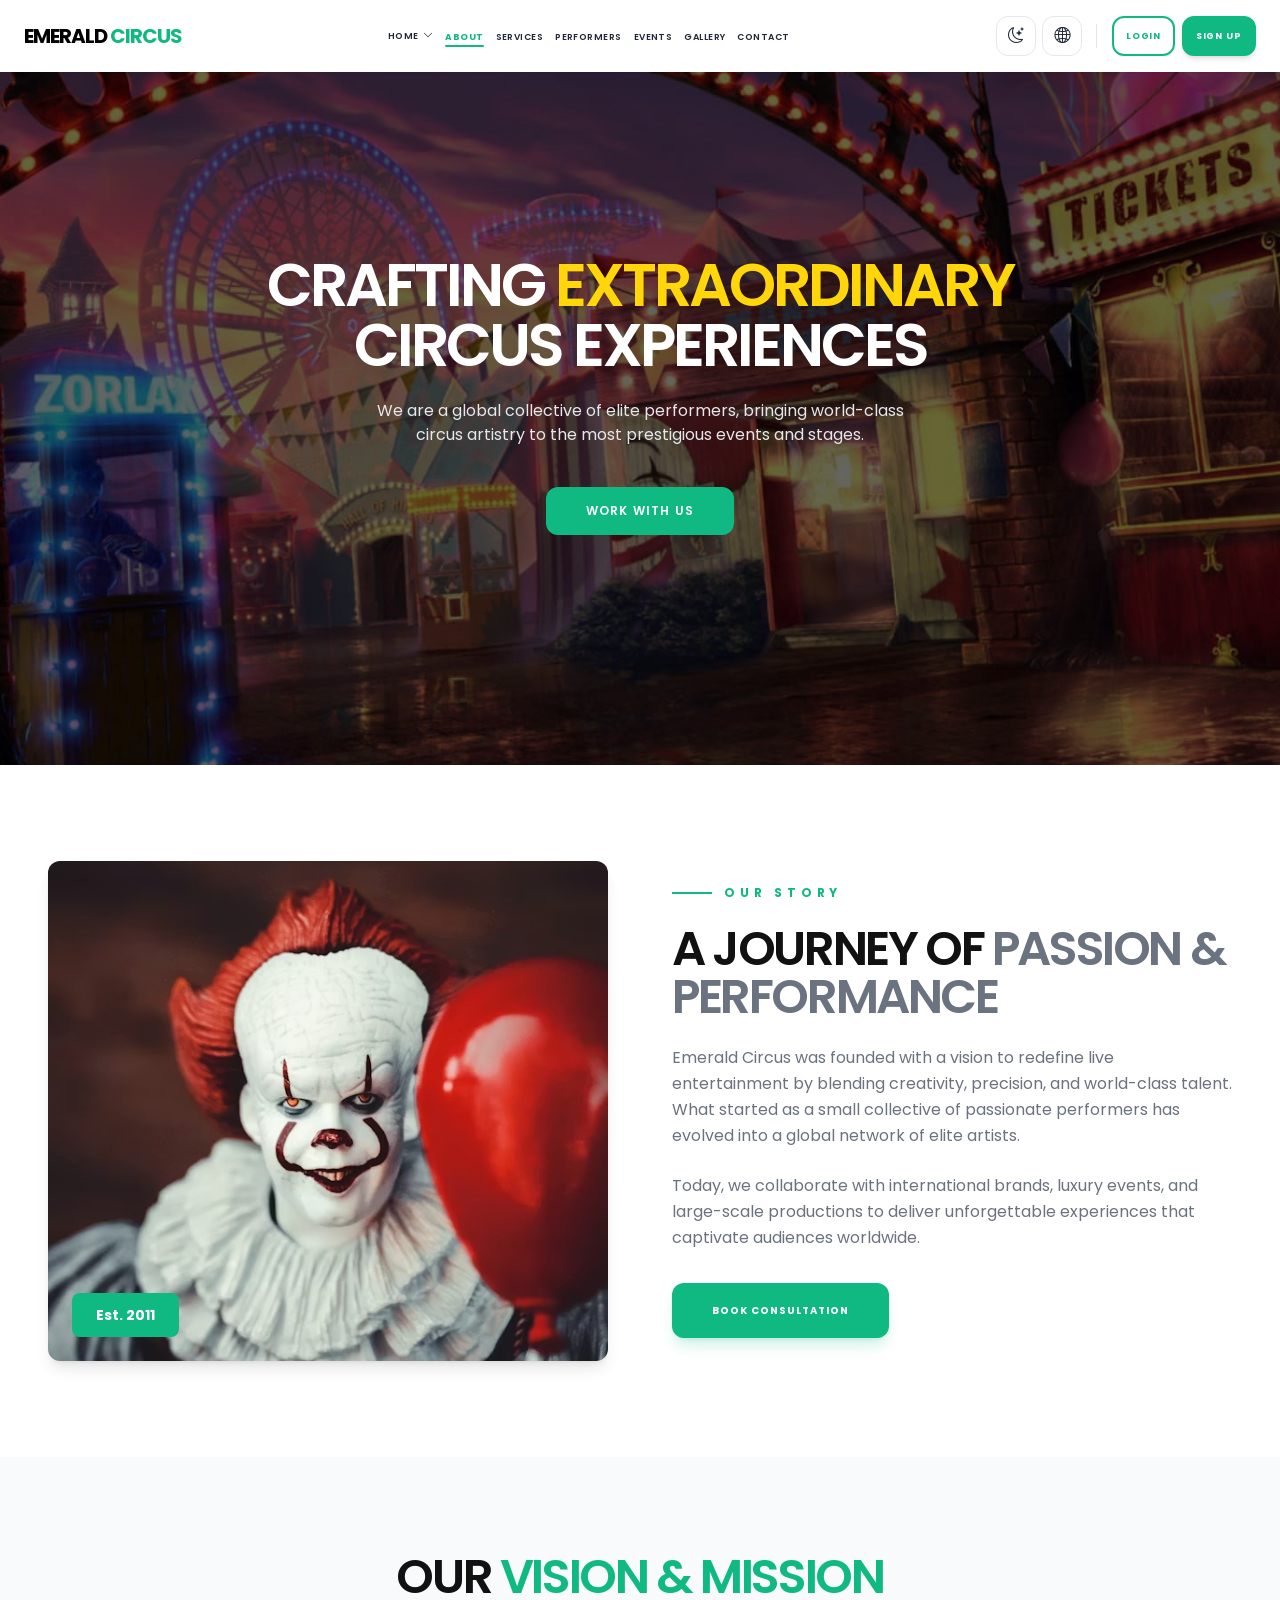
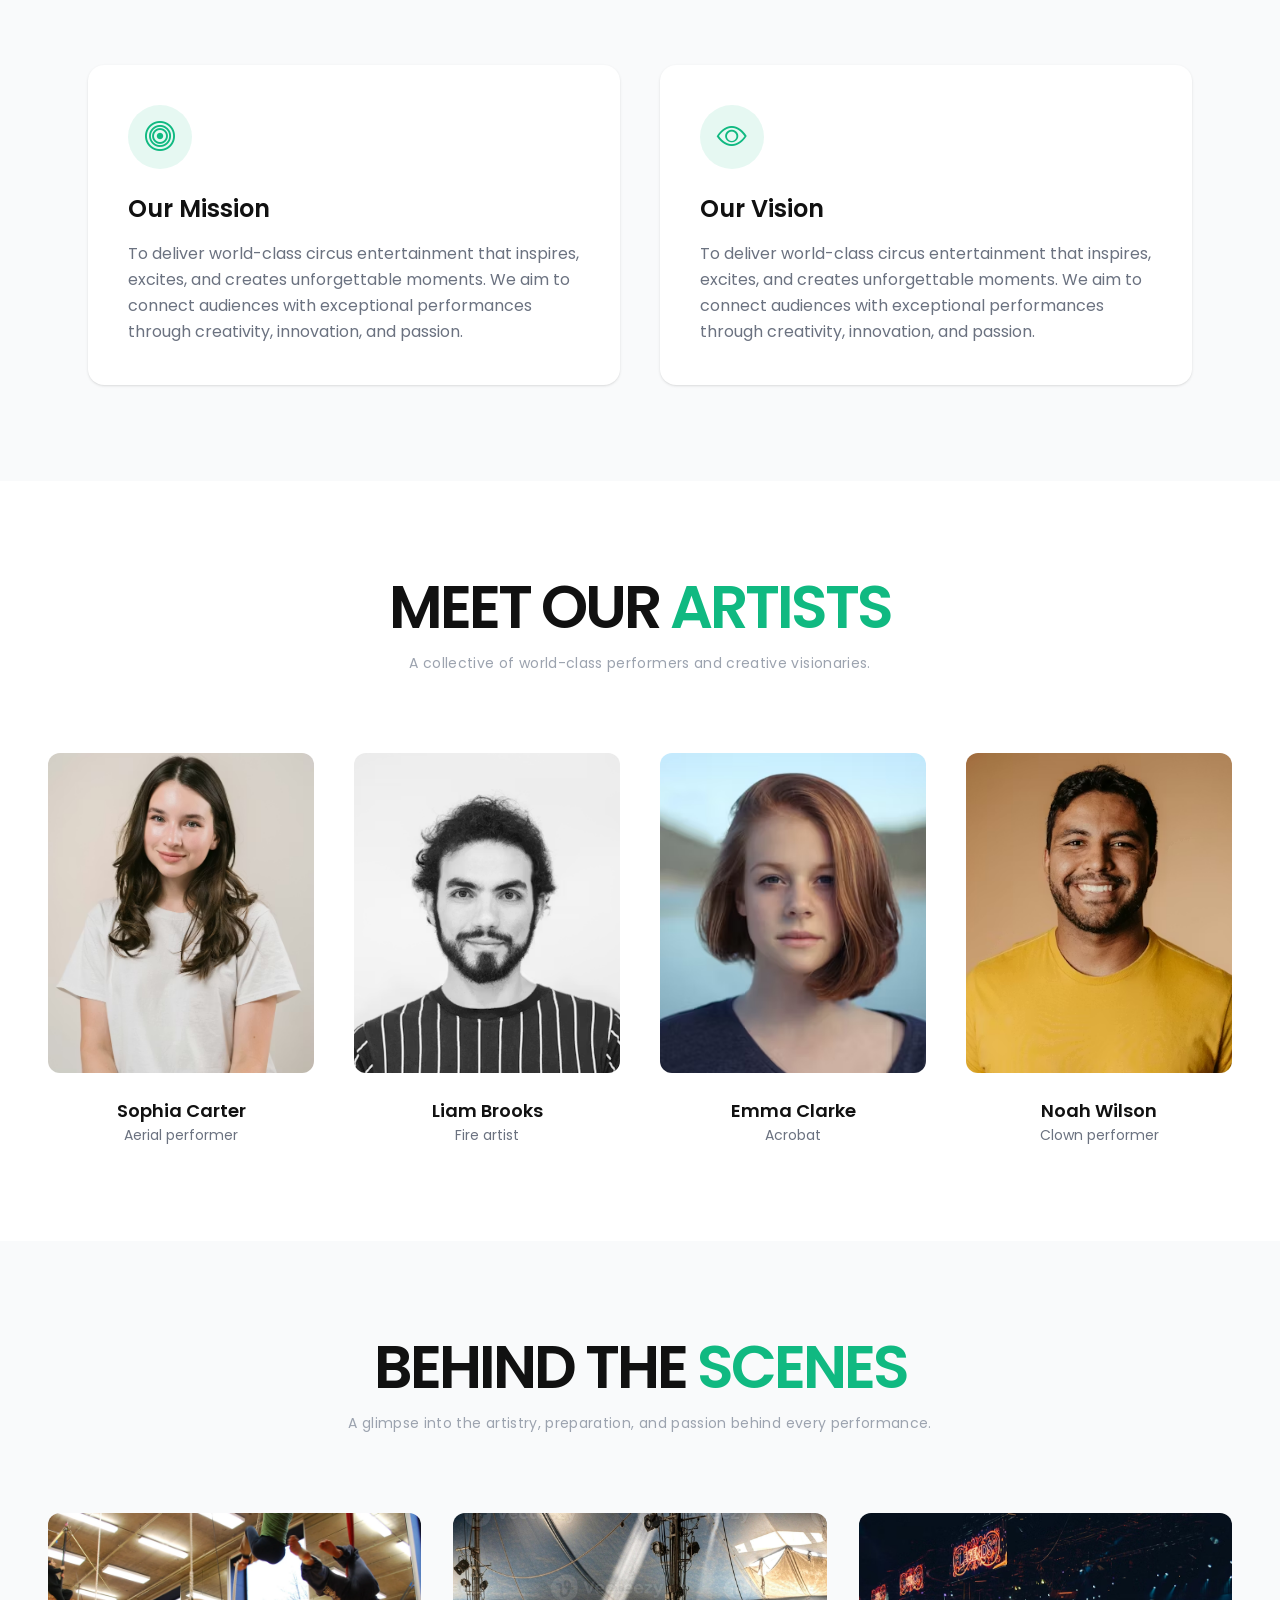
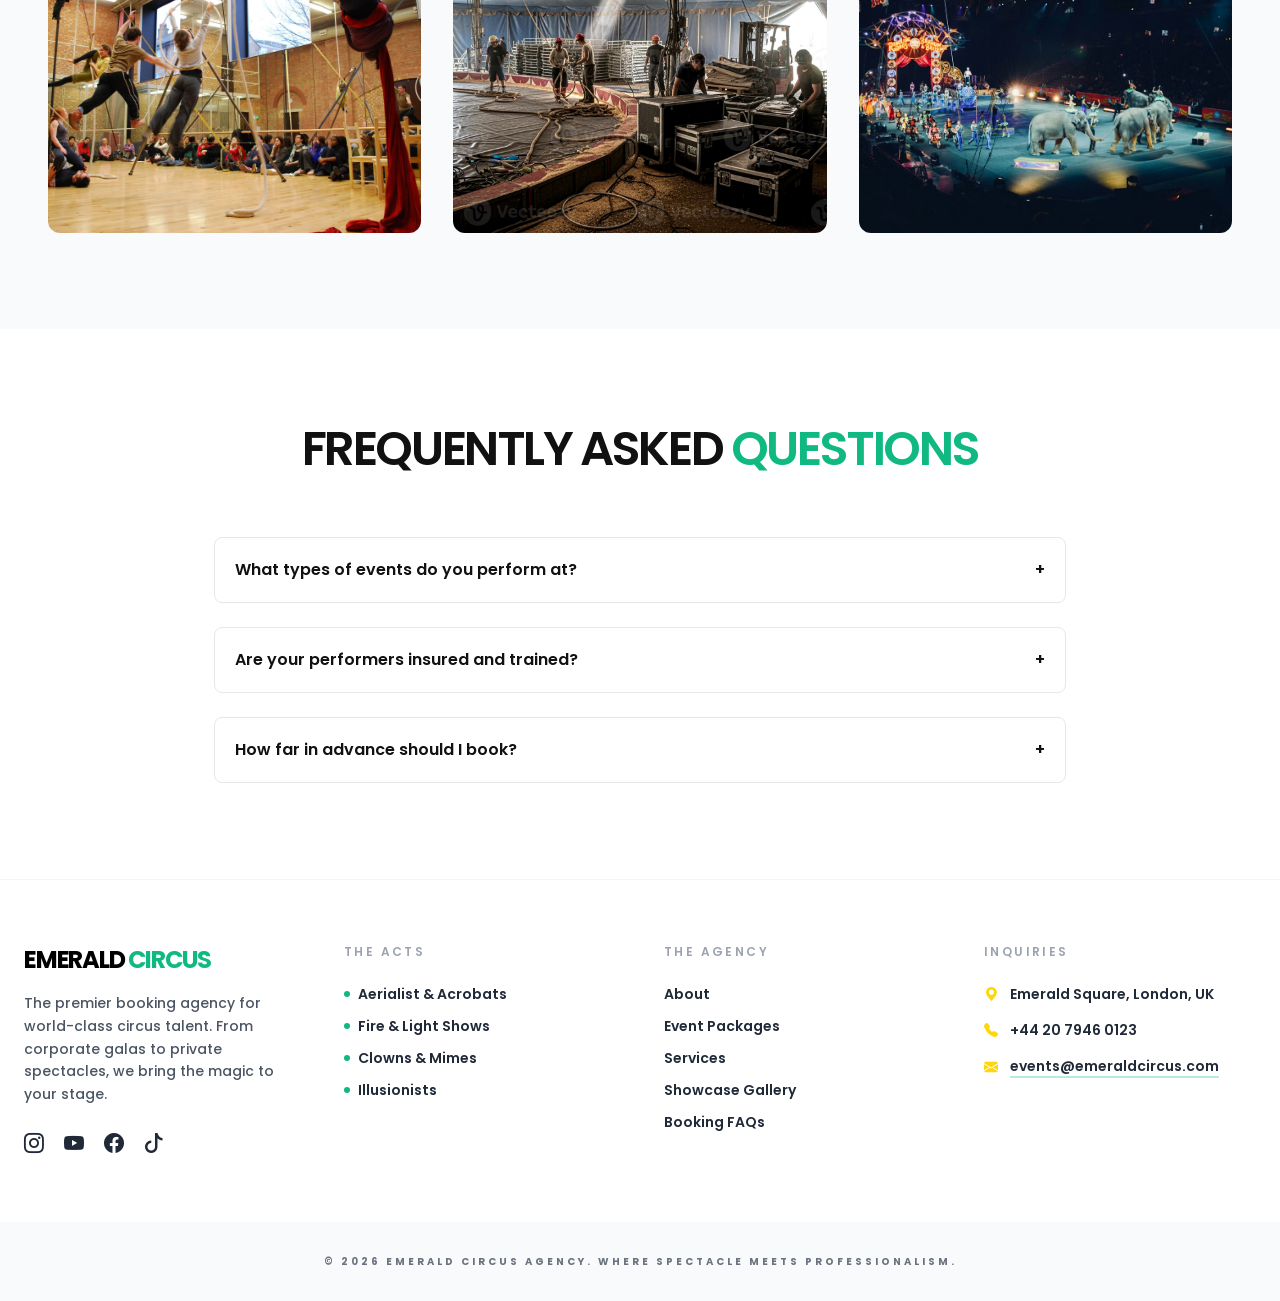
<file: circus/about.html>
<!DOCTYPE html>
<html lang="en">

<head>
  <meta charset="UTF-8">
  <meta name="viewport" content="width=device-width, initial-scale=1.0">
  <title>About - Emerald Circus</title>
  <link rel="icon" href="images/logo.jpeg">
  <script src="tailwind.js"></script>
  <link rel="stylesheet" href="https://cdn.jsdelivr.net/npm/bootstrap-icons@1.11.3/font/bootstrap-icons.min.css">
  <link rel="stylesheet" href="navbar.css">
  <link rel="stylesheet" href="footer.css">
  <link rel="preconnect" href="https://fonts.googleapis.com">
  <link rel="preconnect" href="https://fonts.gstatic.com" crossorigin>
  <link href="https://fonts.googleapis.com/css2?family=Poppins:wght@300;400;500;600;700&display=swap" rel="stylesheet">
  <style>
    /* RTL */
    .rtl {
      direction: rtl;
    }

    /* THEME TOGGLE */
    :root {
      --home-bg: #ffffff;
      --text-color: #111111;
    }

    [data-theme="dark"] {
      --home-bg: #000000;
      --text-color: #ffffff;
    }

    body {
      background-color: var(--home-bg) !important;
      color: var(--text-color);
      transition: background-color 0.4s ease, color 0.4s ease;
    }

    [data-theme="dark"] section,
    [data-theme="dark"] section .bg-white,
    [data-theme="dark"] .card {
      background-color: #000000 !important;
      border: 1px solid rgba(255, 255, 255, 0.05) !important;
    }

    [data-theme="dark"] .border-gray-200,
    [data-theme="dark"] .border-gray-100 {
      border-color: rgba(255, 255, 255, 0.1) !important;
    }

    [data-theme="dark"] .bg-gradient-to-r {
      --tw-gradient-from: #000000 !important;
    }

    [data-theme="dark"] .btn,
    [data-theme="dark"] .btn1:hover {
      color: #000000 !important;
    }

    [data-theme="dark"] .title {
      color: #ffffff !important;
    }

    [data-theme="dark"] body,
    [data-theme="dark"] p,
    [data-theme="dark"] h1,
    [data-theme="dark"] h2,
    [data-theme="dark"] h3,
    [data-theme="dark"] h4,
    [data-theme="dark"] h5,
    [data-theme="dark"] h6,
    [data-theme="dark"] li,
    [data-theme="dark"] a,
    [data-theme="dark"] label,
    [data-theme="dark"] small,
    [data-theme="dark"] strong {
      color: #ffffff !important;
    }

    @media (max-width:400px) {
      .title1 {
        margin-top: 40px;
      }
    }

    h1,
    h2,
    h3,
    h4,
    h5,
    h6 {
      font-weight: 600 !important;
    }

    [data-theme="dark"] .border-gray-200 {
      border-color: rgba(255, 255, 255, 0.1) !important;
    }
  </style>
</head>

<body class="font-sans">
  <!-- navbar -->
  <div id="navbar"></div>

  <!-- HERO BANNER -->
  <!-- ABOUT HERO SECTION -->
  <section class="relative h-[70vh] md:h-[85vh] flex items-center justify-center overflow-hidden">

    <!-- Background Image -->
    <img src="images/bg3.jpg" alt="About Emerald Circus" class="absolute inset-0 w-full h-full object-cover">

    <!-- Overlay -->
    <div class="absolute inset-0 bg-black/60"></div>

    <!-- Content -->
    <div class="relative z-10 text-center text-white px-6 max-w-4xl">

      <!-- Heading -->
      <h1 class="text-4xl md:text-6xl font-semibold uppercase tracking-tighter leading-tight mb-6 mt-6">
        Crafting <span class="text-[#FFD60A]">Extraordinary</span> <br>
        Circus Experiences
      </h1>

      <!-- Description -->
      <p class="text-gray-200 text-sm md:text-base leading-relaxed max-w-xl mx-auto mb-10">
        We are a global collective of elite performers, bringing world-class
        circus artistry to the most prestigious events and stages.
      </p>

      <!-- Button -->
      <a href="contact.html"
        class="inline-block bg-[#10B981] text-white px-10 py-4 rounded-xl font-semibold uppercase text-xs tracking-widest hover:bg-[#FFD60A] hover:text-black transition">
        Work With Us
      </a>

    </div>

  </section>
  <!-- SECTION1 -->
  <!-- ABOUT - OUR STORY -->
  <section class="py-24 bg-white">
    <div class="max-w-[1440px] mx-auto px-6 md:px-12">

      <div class="grid lg:grid-cols-2 gap-16 items-center">

        <!-- IMAGE -->
        <div class="relative">
          <img src="images/img11.avif" alt="Our Story" class="w-full h-[500px] object-cover rounded-xl shadow-lg">

          <!-- Floating Badge -->
          <div class="absolute bottom-6 left-6 bg-[#10B981] text-white px-6 py-3 rounded-lg text-sm font-bold">
            Est. 2011
          </div>
        </div>

        <!-- CONTENT -->
        <div>

          <!-- Tag -->
          <div class="flex items-center gap-3 mb-6">
            <span class="w-10 h-[2px] bg-[#10B981]"></span>
            <span class="text-[#10B981] text-xs font-bold tracking-[0.4em] uppercase">
              Our Story
            </span>
          </div>

          <!-- Heading -->
          <h2 class="text-4xl md:text-5xl font-semibold uppercase tracking-tighter leading-tight mb-6">
            A Journey of <span class="text-gray-500">Passion & Performance</span>
          </h2>

          <!-- Text -->
          <p class="text-gray-500 leading-relaxed mb-6">
            Emerald Circus was founded with a vision to redefine live entertainment
            by blending creativity, precision, and world-class talent. What started
            as a small collective of passionate performers has evolved into a global
            network of elite artists.
          </p>

          <p class="text-gray-500 leading-relaxed mb-8">
            Today, we collaborate with international brands, luxury events, and
            large-scale productions to deliver unforgettable experiences that
            captivate audiences worldwide.
          </p>

          <!-- CTA -->
          <a href="contact.html"
            class="inline-block bg-[#10B981] text-white px-10 py-5 rounded-xl font-bold uppercase text-[10px] tracking-widest hover:bg-[#0D9668] transition-all duration-500 shadow-lg shadow-[#10B981]/20">
            Book Consultation
          </a>

        </div>

      </div>

    </div>
  </section>
  <!-- SECTION2 -->
  <!-- ABOUT - MISSION & VISION -->
  <section class="py-24 bg-gray-50">
    <div class="max-w-[1200px] mx-auto px-6 md:px-12">

      <!-- Heading -->
      <div class="text-center mb-16">
        <h2 class="text-4xl md:text-5xl font-semibold uppercase tracking-tighter">
          Our <span class="text-[#10B981]">Vision & Mission</span>
        </h2>
      </div>

      <!-- Cards -->
      <div class="grid md:grid-cols-2 gap-10">

        <!-- MISSION -->
        <div class="bg-white dark:bg-white/5 p-10 rounded-2xl shadow hover:shadow-xl transition group">

          <div class="w-16 h-16 flex items-center justify-center 
                    bg-[#10B981]/10 text-[#10B981] text-3xl rounded-full mb-6 
                    group-hover:bg-[#10B981] group-hover:text-white transition">
            <i class="bi bi-bullseye"></i>
          </div>

          <h3 class="text-2xl font-semibold mb-4">Our Mission</h3>

          <p class="text-gray-500 leading-relaxed">
            To deliver world-class circus entertainment that inspires, excites, and
            creates unforgettable moments. We aim to connect audiences with exceptional
            performances through creativity, innovation, and passion.
          </p>

        </div>

        <!-- VISION -->
        <div class="bg-white dark:bg-white/5 p-10 rounded-2xl shadow hover:shadow-xl transition group">

          <div class="w-16 h-16 flex items-center justify-center 
                    bg-[#10B981]/10 text-[#10B981] text-3xl rounded-full mb-6 
                    group-hover:bg-[#10B981] group-hover:text-white transition">
            <i class="bi bi-eye"></i>
          </div>

          <h3 class="text-2xl font-semibold mb-4">Our Vision</h3>

          <p class="text-gray-500 leading-relaxed">
            To deliver world-class circus entertainment that inspires, excites, and
            creates unforgettable moments. We aim to connect audiences with exceptional
            performances through creativity, innovation, and passion.
          </p>

        </div>

      </div>

    </div>
  </section>
  <!-- SECTION3 -->
  <!-- ABOUT - TEAM SECTION -->
  <section class="py-24 bg-white">
    <div class="max-w-[1440px] mx-auto px-6 md:px-12">

      <!-- Heading -->
      <div class="text-center mb-20">
        <h2 class="text-4xl md:text-6xl font-semibold uppercase tracking-tighter">
          Meet Our <span class="text-[#10B981]">Artists</span>
        </h2>
        <p class="text-gray-400 mt-4 text-sm tracking-wide">
          A collective of world-class performers and creative visionaries.
        </p>
      </div>

      <!-- Grid -->
      <div class="grid md:grid-cols-2 lg:grid-cols-4 gap-10">

        <!-- CARD -->
        <div class="group text-center">
          <div class="relative overflow-hidden rounded-xl">
            <img src="images/team1.avif" class="w-full h-80 object-cover group-hover:scale-110 transition duration-500">

            <!-- Overlay -->
            <div
              class="absolute inset-0 bg-black/50 opacity-0 group-hover:opacity-100 flex items-center justify-center gap-4 transition">
              <i class="bi bi-instagram text-white text-xl cursor-pointer"></i>
              <i class="bi bi-facebook text-white text-xl cursor-pointer"></i>
            </div>
          </div>

          <h3 class="mt-6 font-semibold text-lg">Sophia Carter</h3>
          <p class="text-gray-500 text-sm">Aerial performer</p>
        </div>

        <!-- CARD -->
        <div class="group text-center">
          <div class="relative overflow-hidden rounded-xl">
            <img src="images/team3.avif" class="w-full h-80 object-cover group-hover:scale-110 transition duration-500">

            <div
              class="absolute inset-0 bg-black/50 opacity-0 group-hover:opacity-100 flex items-center justify-center gap-4 transition">
              <i class="bi bi-instagram text-white text-xl"></i>
              <i class="bi bi-facebook text-white text-xl"></i>
            </div>
          </div>

          <h3 class="mt-6 font-semibold text-lg">Liam Brooks</h3>
          <p class="text-gray-500 text-sm">Fire artist</p>
        </div>

        <!-- CARD -->
        <div class="group text-center">
          <div class="relative overflow-hidden rounded-xl">
            <img src="images/team2.avif" class="w-full h-80 object-cover group-hover:scale-110 transition duration-500">

            <div
              class="absolute inset-0 bg-black/50 opacity-0 group-hover:opacity-100 flex items-center justify-center gap-4 transition">
              <i class="bi bi-instagram text-white text-xl"></i>
              <i class="bi bi-facebook text-white text-xl"></i>
            </div>
          </div>

          <h3 class="mt-6 font-semibold text-lg">Emma Clarke</h3>
          <p class="text-gray-500 text-sm">Acrobat</p>
        </div>

        <!-- CARD -->
        <div class="group text-center">
          <div class="relative overflow-hidden rounded-xl">
            <img src="images/team4.avif" class="w-full h-80 object-cover group-hover:scale-110 transition duration-500">

            <div
              class="absolute inset-0 bg-black/50 opacity-0 group-hover:opacity-100 flex items-center justify-center gap-4 transition">
              <i class="bi bi-instagram text-white text-xl"></i>
              <i class="bi bi-facebook text-white text-xl"></i>
            </div>
          </div>

          <h3 class="mt-6 font-semibold text-lg">Noah Wilson</h3>
          <p class="text-gray-500 text-sm">Clown performer</p>
        </div>

      </div>

    </div>
  </section>
  <!-- SECTION5 -->
  <!-- ABOUT - BEHIND THE SCENES -->
  <section class="py-24 bg-gray-50">
    <div class="max-w-[1440px] mx-auto px-6 md:px-12">

      <!-- Heading -->
      <div class="text-center mb-20">
        <h2 class="text-4xl md:text-6xl font-semibold uppercase tracking-tighter">
          Behind The <span class="text-[#10B981]">Scenes</span>
        </h2>
        <p class="text-gray-400 mt-4 text-sm tracking-wide">
          A glimpse into the artistry, preparation, and passion behind every performance.
        </p>
      </div>

      <!-- Grid -->
      <div class="grid md:grid-cols-3 gap-8">

        <!-- ITEM -->
        <div class="group relative overflow-hidden rounded-xl">
          <img src="images/pic1.webp" class="w-full h-80 object-cover group-hover:scale-110 transition duration-500">

          <div
            class="absolute inset-0 bg-black/50 opacity-0 group-hover:opacity-100 flex items-center justify-center transition">
            <p class="text-white text-sm font-semibold">Rehearsals & Training</p>
          </div>
        </div>

        <!-- ITEM -->
        <div class="group relative overflow-hidden rounded-xl">
          <img src="images/pic2.jpg" class="w-full h-80 object-cover group-hover:scale-110 transition duration-500">

          <div
            class="absolute inset-0 bg-black/50 opacity-0 group-hover:opacity-100 flex items-center justify-center transition">
            <p class="text-white text-sm font-semibold">Stage Setup</p>
          </div>
        </div>

        <!-- ITEM -->
        <div class="group relative overflow-hidden rounded-xl">
          <img src="images/pic3.avif" class="w-full h-80 object-cover group-hover:scale-110 transition duration-500">

          <div
            class="absolute inset-0 bg-black/50 opacity-0 group-hover:opacity-100 flex items-center justify-center transition">
            <p class="text-white text-sm font-semibold">Live Performance Energy</p>
          </div>
        </div>

      </div>

    </div>
  </section>
  <!-- SECTION5 -->
  <!-- SECTION - FAQ -->
  <section class="py-24 bg-white dark:bg-black">
    <div class="max-w-[900px] mx-auto px-6">

      <!-- Heading -->
      <div class="text-center mb-16">
        <h2 class="text-4xl md:text-5xl font-semibold uppercase tracking-tighter">
          Frequently Asked <span class="text-[#10B981]">Questions</span>
        </h2>
      </div>

      <!-- FAQ ITEMS -->
      <div class="space-y-6">

        <!-- ITEM -->
        <div class="border border-gray-200 dark:border-white/10 rounded-lg">
          <button class="faq-btn w-full flex justify-between items-center p-5 font-semibold text-left">
            What types of events do you perform at?
            <span>+</span>
          </button>
          <div class="faq-content hidden px-5 pb-5 text-gray-400 text-sm tracking-wide">
            We perform at corporate events, weddings, festivals, private parties, and international shows.
          </div>
        </div>

        <!-- ITEM -->
        <div class="border border-gray-200 dark:border-white/10 rounded-lg">
          <button class="faq-btn w-full flex justify-between items-center p-5 font-semibold text-left">
            Are your performers insured and trained?
            <span>+</span>
          </button>
          <div class="faq-content hidden px-5 pb-5 text-gray-400 text-sm tracking-wide">
            Yes, all performers are professionally trained and follow strict safety standards.
          </div>
        </div>

        <!-- ITEM -->
        <div class="border border-gray-200 dark:border-white/10 rounded-lg">
          <button class="faq-btn w-full flex justify-between items-center p-5 font-semibold text-left">
            How far in advance should I book?
            <span>+</span>
          </button>
          <div class="faq-content hidden px-5 pb-5 text-gray-400 text-sm tracking-wide">
            We recommend booking at least 2–4 weeks in advance to ensure availability.
          </div>
        </div>

      </div>

    </div>
  </section>

  <!-- FOOTER -->
  <div id="footer"></div>
  <script>
    tailwind.config = {
      darkMode: ['selector', '[data-theme="dark"]'],
      theme: {
        extend: {
          fontFamily: {
            sans: ['Poppins', 'ui-sans-serif', 'system-ui'],
          },
        },
      },
    }

    document.addEventListener("DOMContentLoaded", () => {
      const buttons = document.querySelectorAll(".faq-btn");

      buttons.forEach(btn => {
        btn.addEventListener("click", () => {
          const content = btn.nextElementSibling;
          const isHidden = content.classList.contains("hidden");

          // Close others (optional but recommended for UX)
          document.querySelectorAll(".faq-content").forEach(c => c.classList.add("hidden"));
          document.querySelectorAll(".faq-btn span").forEach(s => s.textContent = "+");

          if (isHidden) {
            content.classList.remove("hidden");
            btn.querySelector("span").textContent = "-";
          }
        });
      });
    });
  </script>
  <script src="navbar.js"></script>
  <script src="footer.js"></script>
</body>

</html>
</file>
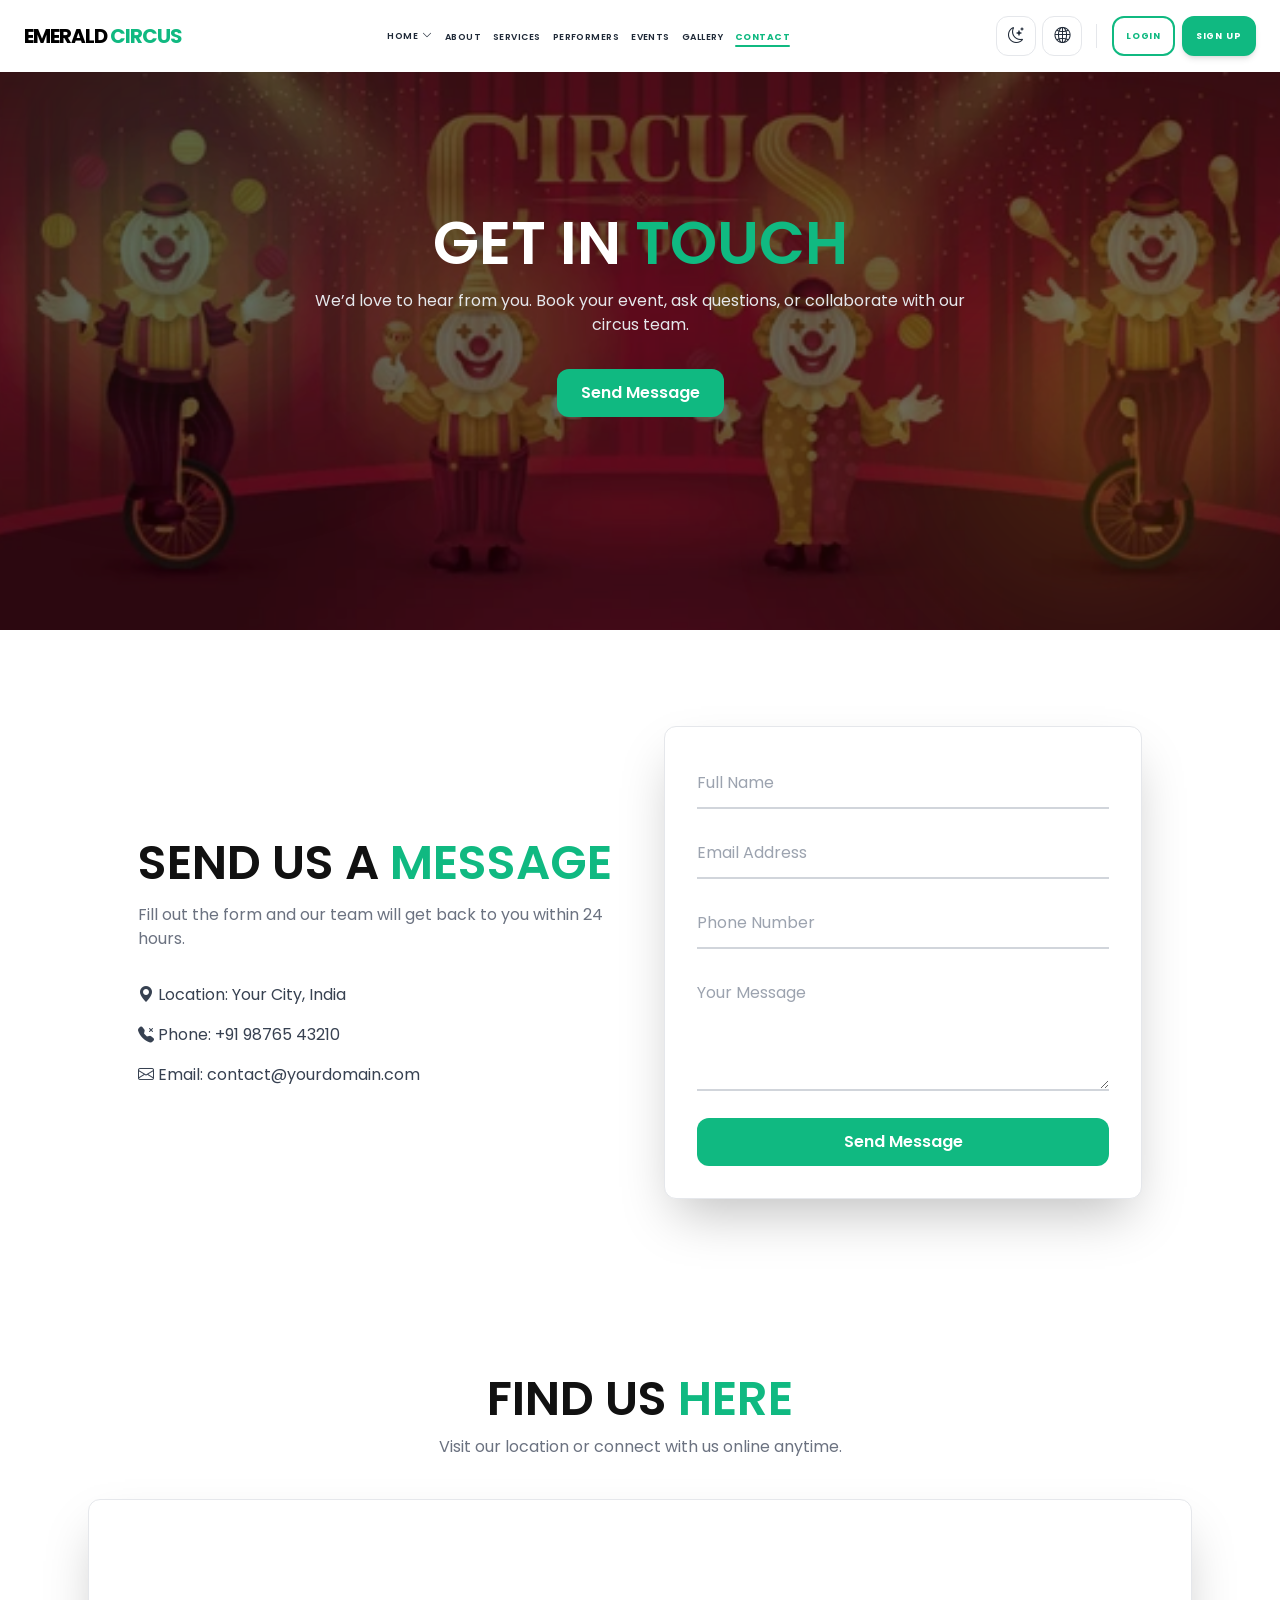
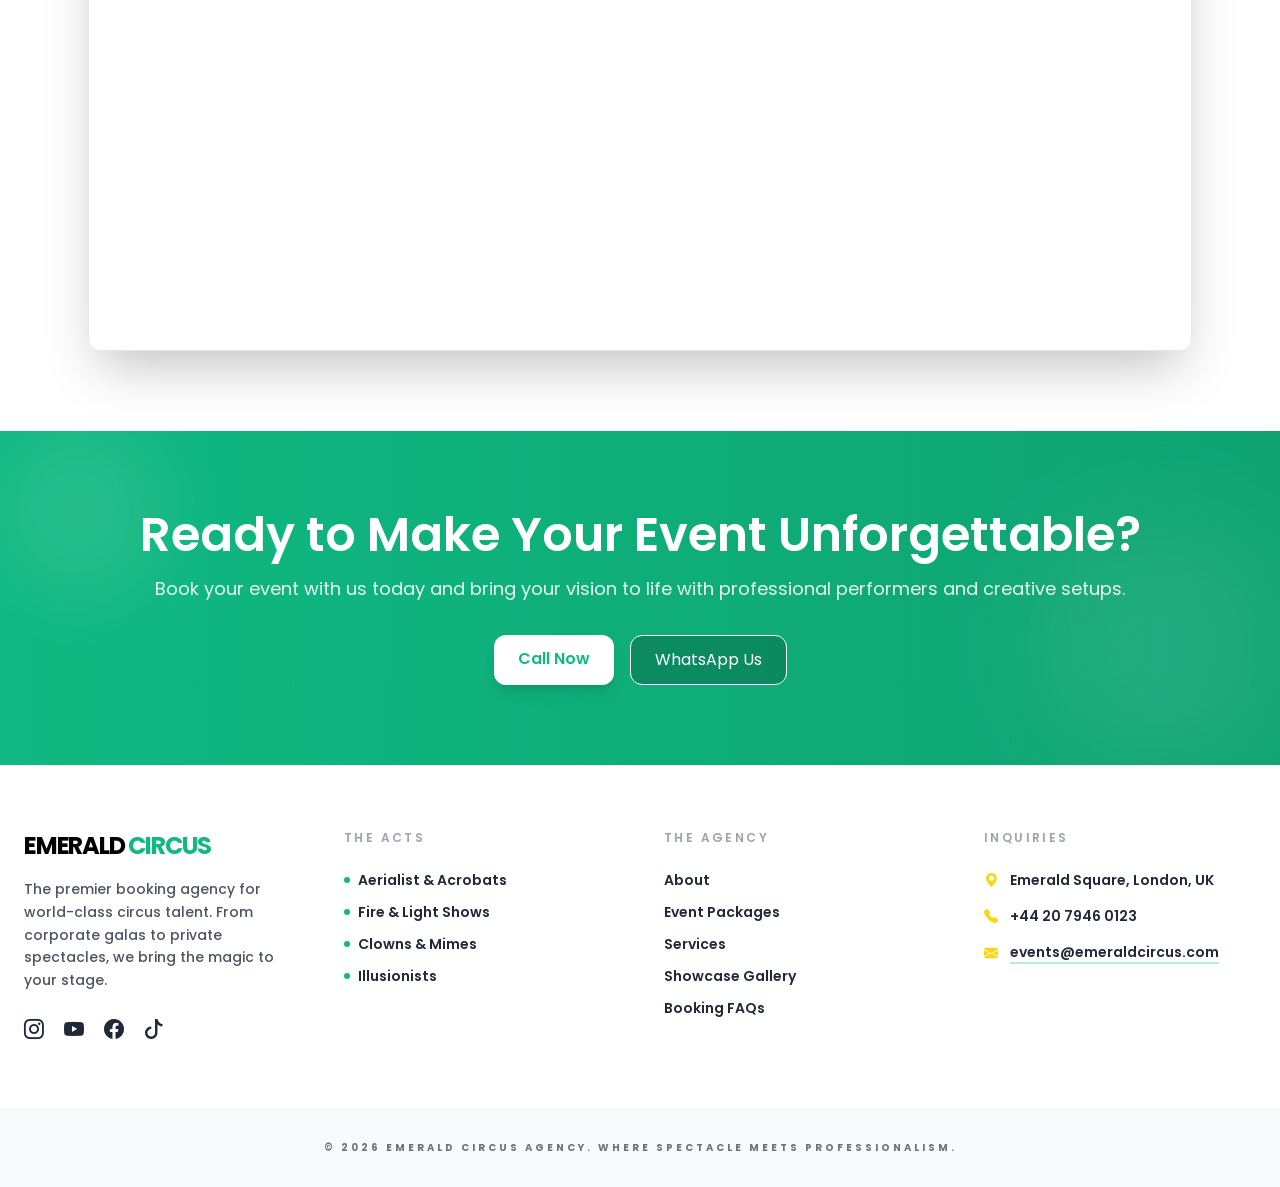
<file: circus/contact.html>
<!DOCTYPE html>
<html lang="en">

<head>
    <meta charset="UTF-8">
    <meta name="viewport" content="width=device-width, initial-scale=1.0">
    <title>Contact - Emerald Circus</title>
    <link rel="icon" href="images/logo.jpeg">
    <script src="tailwind.js"></script>
    <link rel="stylesheet" href="https://cdn.jsdelivr.net/npm/bootstrap-icons@1.11.3/font/bootstrap-icons.min.css">
    <link rel="stylesheet" href="navbar.css">
    <link rel="stylesheet" href="footer.css">
    <link rel="preconnect" href="https://fonts.googleapis.com">
    <link rel="preconnect" href="https://fonts.gstatic.com" crossorigin>
    <link href="https://fonts.googleapis.com/css2?family=Poppins:wght@300;400;500;600;700&display=swap"
        rel="stylesheet">
    <style>
        /* RTL */
        .rtl {
            direction: rtl;
        }

        /* THEME TOGGLE */
        :root {
            --home-bg: #ffffff;
            --text-color: #111111;
        }

        [data-theme="dark"] {
            --home-bg: #000000;
            --text-color: #ffffff;
        }

        body {
            background-color: var(--home-bg) !important;
            color: var(--text-color);
            transition: background-color 0.4s ease, color 0.4s ease;
        }

        [data-theme="dark"] section,
        [data-theme="dark"] section .bg-white,
        [data-theme="dark"] .card {
            background-color: #000000 !important;
            border: 1px solid rgba(255, 255, 255, 0.05) !important;
        }

        [data-theme="dark"] .border-gray-200,
        [data-theme="dark"] .border-gray-300,
        [data-theme="dark"] .border {
            border-color: rgba(255, 255, 255, 0.1) !important;
        }

        [data-theme="dark"] .bg-gradient-to-r {
            --tw-gradient-from: #000000 !important;
        }

        [data-theme="dark"] .btn,
        [data-theme="dark"] .btn1:hover {
            color: #000000 !important;
        }

        [data-theme="dark"] .title {
            color: #ffffff !important;
        }

        [data-theme="dark"] body,
        [data-theme="dark"] p,
        [data-theme="dark"] h1,
        [data-theme="dark"] h2,
        [data-theme="dark"] h3,
        [data-theme="dark"] h4,
        [data-theme="dark"] h5,
        [data-theme="dark"] h6,
        [data-theme="dark"] li,
        [data-theme="dark"] a,
        [data-theme="dark"] label,
        [data-theme="dark"] small,
        [data-theme="dark"] strong,
        [data-theme="dark"] input,
        [data-theme="dark"] textarea {
            color: #ffffff !important;
        }
        [data-theme="dark"] input,
        [data-theme="dark"] textarea {
            background-color: transparent !important;
        }
        [data-theme="dark"] input::placeholder,
        [data-theme="dark"] textarea::placeholder {
            color: rgba(255, 255, 255, 0.4) !important;
        }
        @media (max-width:400px){
            .title1{
                margin-top: 40px;
            }
        }
        h1, h2, h3, h4, h5, h6 {
            font-weight: 600 !important;
        }
        [data-theme="dark"] .border-gray-200,
        [data-theme="dark"] .border-gray-300,
        [data-theme="dark"] .border {
            border-color: rgba(255, 255, 255, 0.2) !important;
        }
    </style>
</head>

<body class="font-sans">
    <!-- navbar -->
    <div id="navbar"></div>

    <!-- HERO BANNER -->
<section class="relative h-[70vh] flex items-center justify-center overflow-hidden">

  <!-- Background Image -->
  <img src="images/bg8.webp"
       class="absolute inset-0 w-full h-full object-cover"
       alt="Contact Background">

  <!-- Dark Overlay -->
  <div class="absolute inset-0 bg-black/60"></div>

  <!-- Decorative Blur -->
  <div class="absolute top-10 left-10 w-72 h-72 bg-[#10B981]/20 blur-[120px] rounded-full"></div>
  <div class="absolute bottom-10 right-10 w-72 h-72 bg-[#FFD60A]/20 blur-[120px] rounded-full"></div>

  <!-- Content -->
  <div class="relative z-10 text-center text-white px-6">

    <!-- Heading -->
    <h1 class="text-4xl md:text-6xl font-black uppercase leading-tight">
      Get In <span class="text-[#10B981]">Touch</span>
    </h1>

    <!-- Subtext -->
    <p class="mt-4 text-gray-200 max-w-2xl mx-auto text-sm md:text-base">
      We’d love to hear from you. Book your event, ask questions, or collaborate with our circus team.
    </p>

    <!-- Buttons -->
    <div class="mt-8 flex justify-center gap-4 flex-wrap">

      <a href="#contact-form"
         class="px-6 py-3 bg-[#10B981] text-white font-semibold rounded-xl hover:scale-105 transition">
        Send Message
      </a>

    </div>

  </div>

</section>
<!-- SECTION1 -->
 <section id="contact-form" class="py-24 bg-white">

  <div class="max-w-[1100px] mx-auto px-6 md:px-12">

    <div class="grid md:grid-cols-2 gap-12 items-center">

      <!-- Left Side Info -->
      <div>
        <h2 class="text-3xl md:text-5xl font-black uppercase">
          Send Us a <span class="text-[#10B981]">Message</span>
        </h2>

        <p class="text-gray-500 mt-4">
          Fill out the form and our team will get back to you within 24 hours.
        </p>

        <div class="mt-8 space-y-4 text-gray-700">

          <p><i class="bi bi-geo-alt-fill"></i> Location: Your City, India</p>
          <p><i class="bi bi-telephone-x-fill"></i> Phone: +91 98765 43210</p>
          <p><i class="bi bi-envelope"></i> Email: contact@yourdomain.com</p>

        </div>

      </div>

      <!-- Right Side Form -->
      <div class="bg-white shadow-2xl rounded-xl p-8 border">

        <form class="space-y-5">

          <!-- Name -->
          <div class="relative">
            <input type="text" required
              class="peer w-full border-b-2 border-gray-300 focus:border-[#10B981] outline-none py-3"
              placeholder=" " />
            <label class="absolute left-0 top-3 text-gray-400 transition-all
              peer-focus:-top-3 peer-focus:text-sm peer-focus:text-[#10B981]
              peer-valid:-top-3 peer-valid:text-sm">
              Full Name
            </label>
          </div>

          <!-- Email -->
          <div class="relative">
            <input type="email" required
              class="peer w-full border-b-2 border-gray-300 focus:border-[#10B981] outline-none py-3"
              placeholder=" " />
            <label class="absolute left-0 top-3 text-gray-400 transition-all
              peer-focus:-top-3 peer-focus:text-sm peer-focus:text-[#10B981]
              peer-valid:-top-3 peer-valid:text-sm">
              Email Address
            </label>
          </div>

          <!-- Phone -->
          <div class="relative">
            <input type="tel" required
              class="peer w-full border-b-2 border-gray-300 focus:border-[#10B981] outline-none py-3"
              placeholder=" " />
            <label class="absolute left-0 top-3 text-gray-400 transition-all
              peer-focus:-top-3 peer-focus:text-sm peer-focus:text-[#10B981]
              peer-valid:-top-3 peer-valid:text-sm">
              Phone Number
            </label>
          </div>

          <!-- Message -->
          <div class="relative">
            <textarea rows="4" required
              class="peer w-full border-b-2 border-gray-300 focus:border-[#10B981] outline-none py-3"
              placeholder=" "></textarea>

            <label class="absolute left-0 top-3 text-gray-400 transition-all
              peer-focus:-top-3 peer-focus:text-sm peer-focus:text-[#10B981]
              peer-valid:-top-3 peer-valid:text-sm">
              Your Message
            </label>
          </div>

          <!-- Button -->
          <button type="submit"
            class="w-full bg-[#10B981] text-white py-3 rounded-xl font-semibold
                   hover:scale-[1.02] transition">
            Send Message
          </button>

        </form>

      </div>

    </div>

  </div>
</section>
<!-- SECTION2 -->
 <section class="py-20 bg-white">

  <div class="max-w-[1200px] mx-auto px-6 md:px-12">

    <!-- Title -->
    <div class="text-center mb-10">
      <h2 class="text-3xl md:text-5xl font-black uppercase">
        Find Us <span class="text-[#10B981]">Here</span>
      </h2>
      <p class="text-gray-500 mt-3">
        Visit our location or connect with us online anytime.
      </p>
    </div>

    <!-- Map Container -->
    <div class="rounded-xl overflow-hidden shadow-2xl border">

      <iframe
  src="https://www.google.com/maps/embed?pb=!1m18!1m12!1m3!1d31109.581913372567!2d77.580643!3d12.971599!2m3!1f0!2f0!3f0!3m2!1i1024!2i768!4f13.1!3m3!1m2!1s0x3bae1673c5b6c8f3%3A0x2c3f6e2b5d9b1c2a!2sBengaluru%2C%20Karnataka!5e0!3m2!1sen!2sin!4v1700000000000"
  width="100%"
  height="450"
  style="border:0;"
  allowfullscreen=""
  loading="lazy"
  referrerpolicy="no-referrer-when-downgrade">
</iframe>

    </div>

  </div>

</section>
<!-- SECTION3 -->
 <section class="relative bg-gradient-to-r from-[#10B981] to-[#0ea371] py-20 px-6 md:px-20 overflow-hidden">

  <!-- Decorative circles -->
  <div class="absolute top-0 left-0 w-40 h-40 bg-white/10 rounded-full blur-2xl"></div>
  <div class="absolute bottom-0 right-0 w-60 h-60 bg-white/10 rounded-full blur-3xl"></div>

  <div class="max-w-5xl mx-auto text-center relative z-10">

    <!-- Heading -->
    <h2 class="text-3xl md:text-5xl font-bold text-white">
      Ready to Make Your Event Unforgettable?
    </h2>

    <!-- Subtext -->
    <p class="text-white/90 mt-4 text-lg">
      Book your event with us today and bring your vision to life with professional performers and creative setups.
    </p>

    <!-- Buttons -->
    <div class="mt-8 flex flex-col sm:flex-row justify-center gap-4">

      <!-- Primary Button -->
      <a href="tel:+919876543210"
         class="bg-white text-[#10B981] font-semibold px-6 py-3 rounded-xl hover:scale-105 transition transform shadow-lg">
        Call Now
      </a>

      <!-- Secondary Button -->
      <a href="https://wa.me/919876543210?text=I%20want%20to%20book%20an%20event"
         target="_blank"
         class="bg-black/20 text-white border border-white px-6 py-3 rounded-xl hover:bg-black/30 transition">
        WhatsApp Us
      </a>

    </div>

  </div>
</section>
       <!-- FOOTER -->
    <div id="footer"></div>
    <script>
        tailwind.config = {
            darkMode: ['selector', '[data-theme="dark"]'],
            theme: {
                extend: {
                    fontFamily: {
                        sans: ['Poppins', 'ui-sans-serif', 'system-ui'],
                    },
                },
            },
        }

    </script>
    <script src="navbar.js"></script>
    <script src="footer.js"></script>
</body>

</html>
</file>
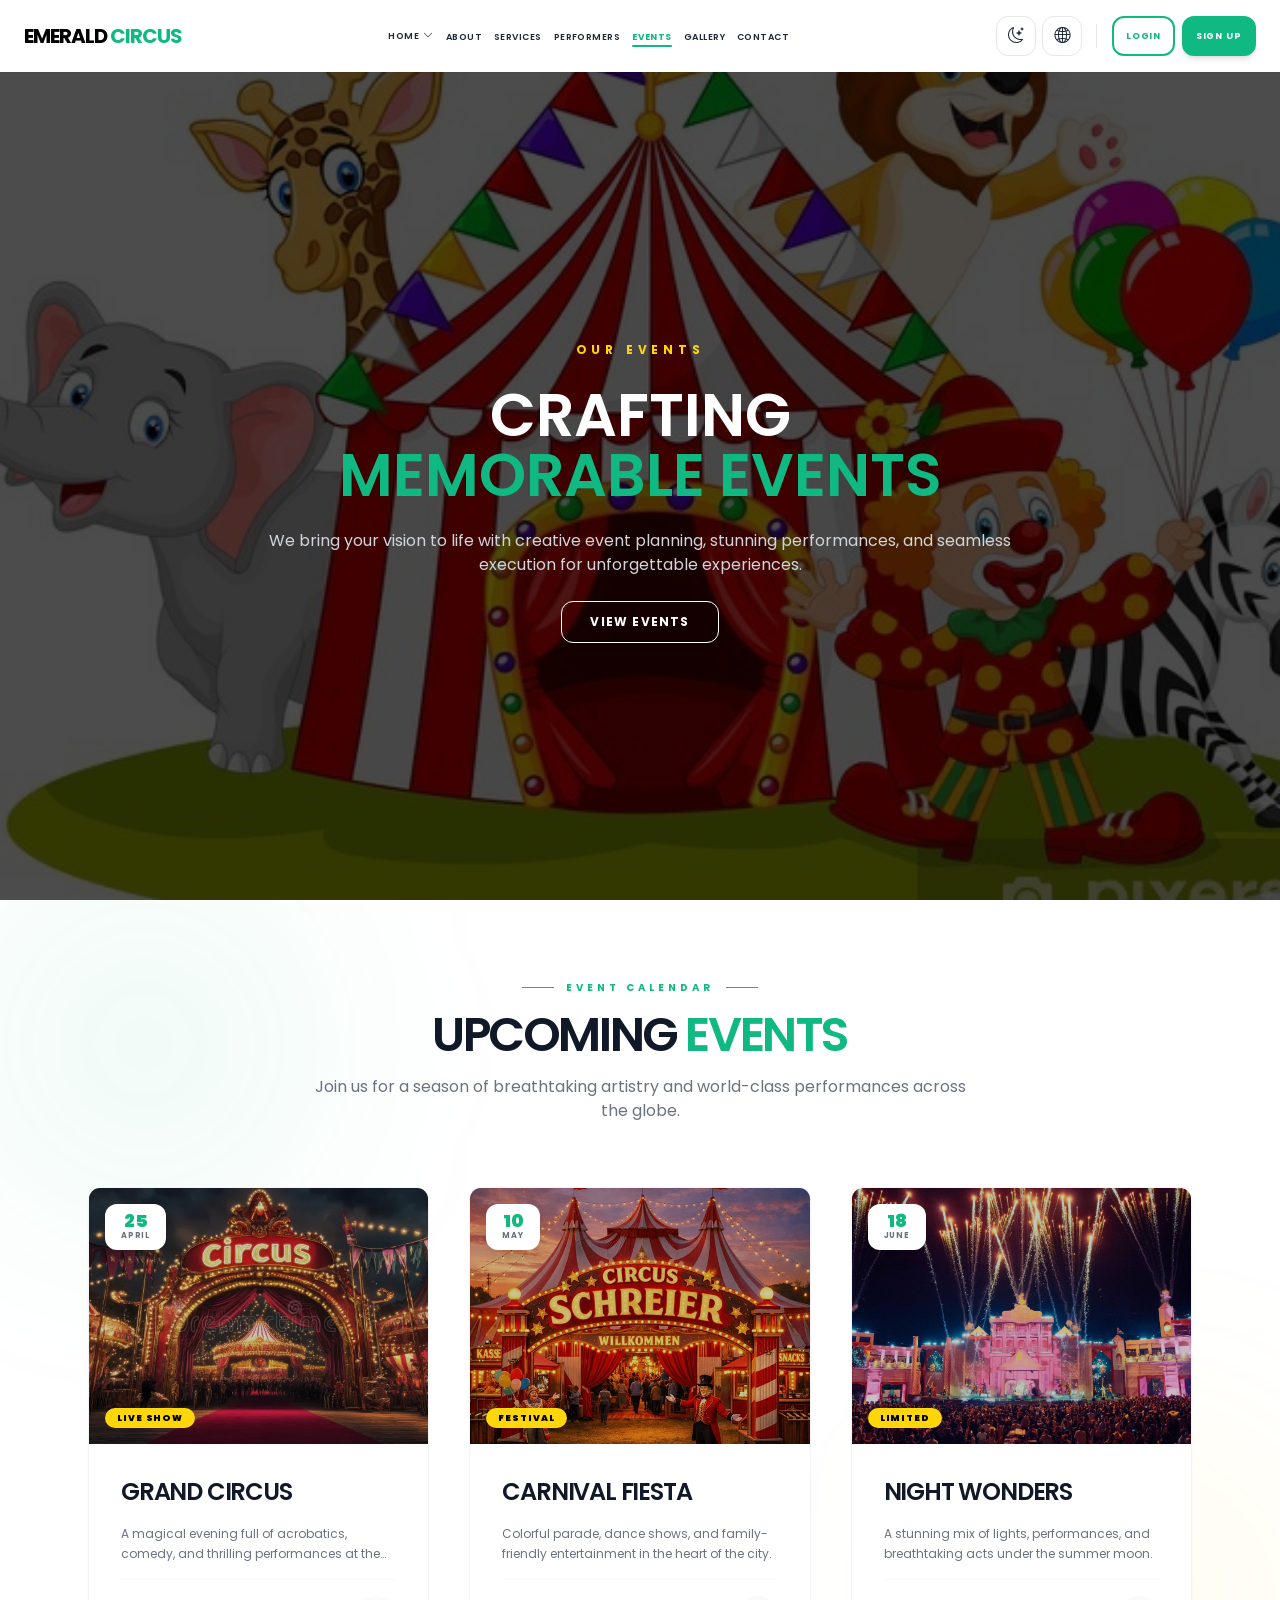
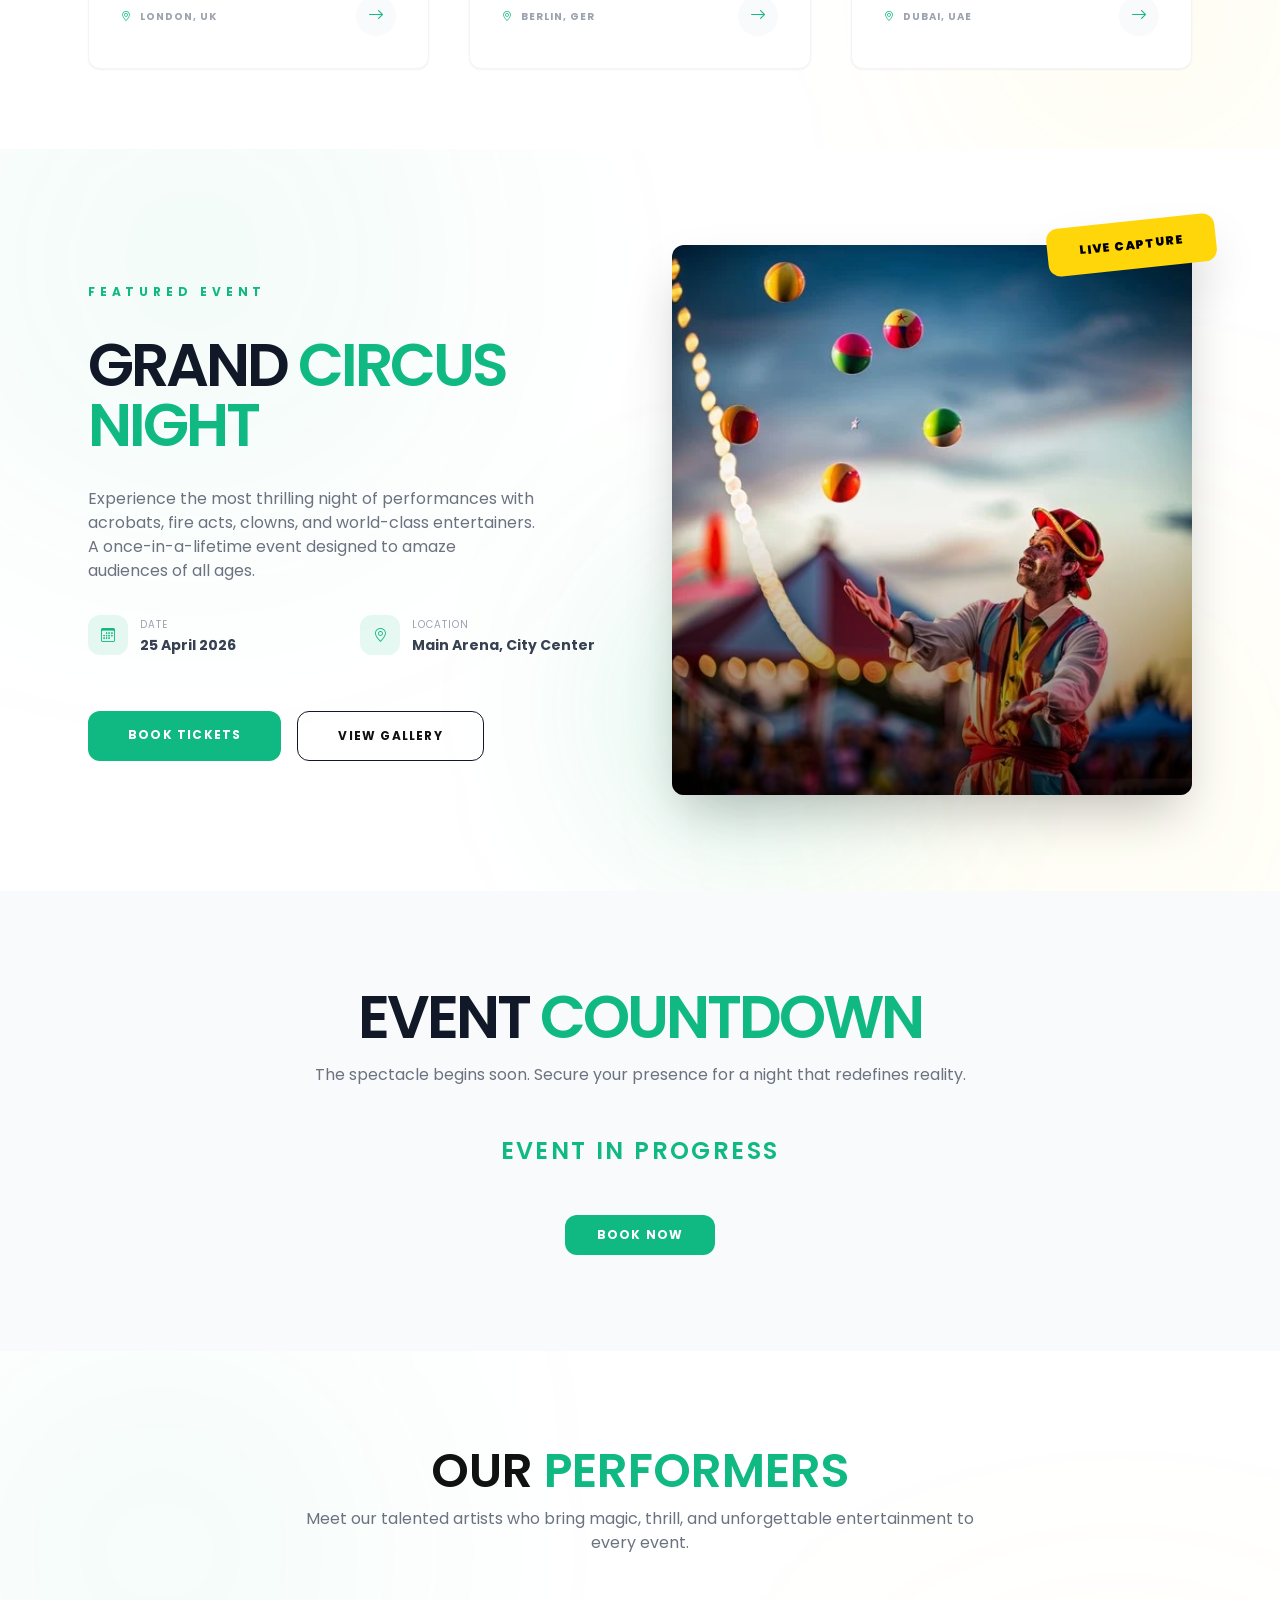
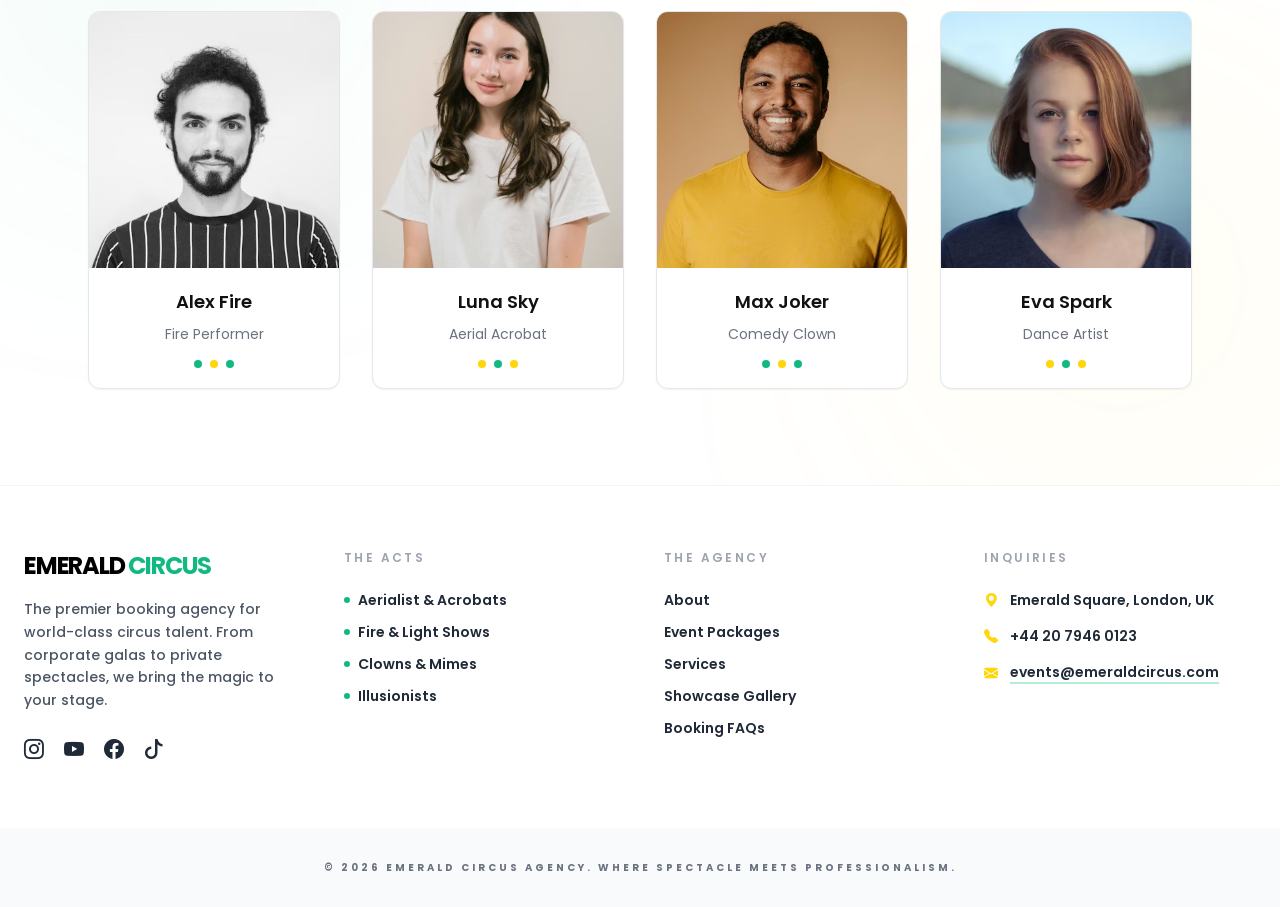
<file: circus/event.html>
<!DOCTYPE html>
<html lang="en">

<head>
    <meta charset="UTF-8">
    <meta name="viewport" content="width=device-width, initial-scale=1.0">
    <title>Events - Emerald Circus</title>
    <link rel="icon" href="images/logo.jpeg">
    <script src="tailwind.js"></script>
    <link rel="stylesheet" href="https://cdn.jsdelivr.net/npm/bootstrap-icons@1.11.3/font/bootstrap-icons.min.css">
    <link rel="stylesheet" href="navbar.css">
    <link rel="stylesheet" href="footer.css">
    <link rel="preconnect" href="https://fonts.googleapis.com">
    <link rel="preconnect" href="https://fonts.gstatic.com" crossorigin>
    <link href="https://fonts.googleapis.com/css2?family=Poppins:wght@300;400;500;600;700&display=swap"
        rel="stylesheet">
    <style>
        /* RTL */
        .rtl {
            direction: rtl;
        }

        /* THEME TOGGLE */
        :root {
            --home-bg: #ffffff;
            --text-color: #111111;
        }

        [data-theme="dark"] {
            --home-bg: #000000;
            --text-color: #ffffff;
        }

        body {
            background-color: var(--home-bg) !important;
            color: var(--text-color);
            transition: background-color 0.4s ease, color 0.4s ease;
        }

        [data-theme="dark"] section,
        [data-theme="dark"] section .bg-white,
        [data-theme="dark"] .card {
            background-color: #000000 !important;
            border: 1px solid rgba(255, 255, 255, 0.05) !important;
        }

        [data-theme="dark"] .border-gray-200,
        [data-theme="dark"] .border-gray-100 {
            border-color: rgba(255, 255, 255, 0.1) !important;
        }

        [data-theme="dark"] .bg-gradient-to-r {
            --tw-gradient-from: #000000 !important;
        }

        [data-theme="dark"] .btn,
        [data-theme="dark"] .btn1:hover {
            color: #000000 !important;
        }

        [data-theme="dark"] .title {
            color: #ffffff !important;
        }

        [data-theme="dark"] body,
        [data-theme="dark"] p,
        [data-theme="dark"] h1,
        [data-theme="dark"] h2,
        [data-theme="dark"] h3,
        [data-theme="dark"] h4,
        [data-theme="dark"] h5,
        [data-theme="dark"] h6,
        [data-theme="dark"] li,
        [data-theme="dark"] a,
        [data-theme="dark"] label,
        [data-theme="dark"] small,
        [data-theme="dark"] strong {
            color: #ffffff !important;
        }
        @media (max-width:400px){
            .title1{
                margin-top: 40px;
            }
        }
        h1, h2, h3, h4, h5, h6 {
            font-weight: 600 !important;
        }
        [data-theme="dark"] .border-gray-200 {
            border-color: rgba(255, 255, 255, 0.1) !important;
        }
@keyframes fadeUp {
  0% {
    opacity: 0;
    transform: translateY(40px);
  }
  100% {
    opacity: 1;
    transform: translateY(0);
  }
}

.animate-fadeUp {
  animation: fadeUp 1s ease forwards;
}

.delay-100 { animation-delay: 0.2s; }
.delay-200 { animation-delay: 0.4s; }
.delay-300 { animation-delay: 0.6s; }
.delay-500 { animation-delay: 1s; }

@keyframes slowZoom {
  0% { transform: scale(1); }
  100% { transform: scale(1.1); }
}

.animate-slowZoom {
  animation: slowZoom 20s ease-in-out infinite alternate;
}
    </style>
</head>

<body class="font-sans">
    <!-- navbar -->
    <div id="navbar"></div>

    <!-- HERO BANNER -->
<section class="relative h-screen pt-20 flex items-center justify-center overflow-hidden">

  <!-- Background Image -->
  <img src="images/bg6.jpg"
       alt="Events Background"
       class="absolute inset-0 w-full h-full object-cover scale-110 animate-slowZoom">

  <!-- Dark Overlay -->
  <div class="absolute inset-0 bg-black/70"></div>

  <!-- Content Wrapper (CENTERED) -->
  <div class="relative z-10 max-w-[900px] mx-auto px-6 md:px-12 text-center text-white space-y-6">

    <!-- Tag -->
    <span class="text-[#FFD60A] text-xs font-bold tracking-[0.4em] uppercase animate-fadeUp delay-100">
      Our Events
    </span>

    <!-- Heading -->
    <h1 class="text-4xl md:text-6xl font-black uppercase leading-tight animate-fadeUp delay-200">
      Crafting <br>
      <span class="text-[#10B981]">Memorable Events</span>
    </h1>

    <!-- Description -->
    <p class="text-gray-300 text-sm md:text-base leading-relaxed animate-fadeUp delay-300">
      We bring your vision to life with creative event planning, stunning 
      performances, and seamless execution for unforgettable experiences.
    </p>

    <!-- Buttons -->
    <div class="flex gap-4 flex-wrap justify-center animate-fadeUp delay-500">


      <a href="gallery.html"
         class="btn1 border border-white px-7 py-3 text-xs font-bold uppercase tracking-widest rounded-xl
                hover:bg-white hover:text-black hover:scale-105 transition duration-300">
        View Events
      </a>

    </div>

  </div>

</section>
<!-- SECTION1 -->
 <section class="py-20 bg-white text-black relative overflow-hidden">

  <!-- Soft Background Glow -->
  <div class="absolute top-0 left-0 w-72 h-72 bg-[#10B981]/10 blur-[120px] rounded-full"></div>
  <div class="absolute bottom-0 right-0 w-72 h-72 bg-[#FFD60A]/10 blur-[120px] rounded-full"></div>

  <div class="max-w-[1200px] mx-auto px-6 md:px-12 relative z-10">

    <!-- Section Title -->
    <div class="text-center mb-16">
      <div class="flex items-center justify-center gap-3 mb-4">
        <span class="w-8 h-[1px] bg-[#10B981]"></span>
        <span class="text-[10px] font-bold tracking-[0.4em] uppercase text-[#10B981]">Event Calendar</span>
        <span class="w-8 h-[1px] bg-[#10B981]"></span>
      </div>
      <h2 class="text-4xl md:text-5xl font-black uppercase tracking-tighter text-gray-900 dark:text-white">
        Upcoming <span class="text-[#10B981]">Events</span>
      </h2>
      <p class="text-gray-500 dark:text-gray-400 text-sm md:text-base max-w-2xl mx-auto mt-4">
        Join us for a season of breathtaking artistry and world-class performances across the globe.
      </p>
    </div>

    <!-- Event Cards -->
    <div class="grid md:grid-cols-3 gap-10">

      <!-- Card 1 -->
      <div class="group bg-white dark:bg-white/5 border border-gray-100 dark:border-white/10 rounded-xl overflow-hidden shadow-sm hover:shadow-2xl transition-all duration-500">
        
        <div class="relative h-64 overflow-hidden">
          <img src="images/image7.webp"
               class="w-full h-full object-cover group-hover:scale-110 transition duration-700">
          <div class="absolute inset-0 bg-black/20 group-hover:bg-black/40 transition-colors"></div>
          
          <!-- Date Badge -->
          <div class="absolute top-4 left-4 bg-white dark:bg-gray-900 px-4 py-2 rounded-xl text-center shadow-lg">
            <span class="block text-lg font-black text-[#10B981] leading-none">25</span>
            <span class="block text-[8px] font-bold uppercase tracking-widest text-gray-500">April</span>
          </div>

          <div class="absolute bottom-4 left-4">
             <span class="bg-[#FFD60A] text-black text-[9px] font-black uppercase tracking-widest px-3 py-1 rounded-full">
              Live Show
            </span>
          </div>
        </div>

        <div class="p-8 space-y-4">
          <h3 class="text-2xl font-black uppercase tracking-tighter text-gray-900 dark:text-white group-hover:text-[#10B981] transition">
            Grand Circus 
          </h3>
          <p class="text-xs text-gray-500 dark:text-gray-400 leading-relaxed line-clamp-2">
            A magical evening full of acrobatics, comedy, and thrilling performances at the Grand Arena.
          </p>

          <div class="pt-4 border-t border-gray-50 dark:border-white/5 flex justify-between items-center">
            <span class="text-[10px] font-bold text-gray-400 uppercase tracking-widest flex items-center gap-2">
              <i class="bi bi-geo-alt text-[#10B981]"></i> London, UK
            </span>
            <a href="contact.html" class="w-10 h-10 rounded-full bg-gray-50 dark:bg-white/5 flex items-center justify-center text-[#10B981] hover:bg-[#10B981] hover:text-white transition-all">
              <i class="bi bi-arrow-right"></i>
            </a>
          </div>
        </div>
      </div>

      <!-- Card 2 -->
      <div class="group bg-white dark:bg-white/5 border border-gray-100 dark:border-white/10 rounded-xl overflow-hidden shadow-sm hover:shadow-2xl transition-all duration-500">
        
        <div class="relative h-64 overflow-hidden">
          <img src="images/image8.webp"
               class="w-full h-full object-cover group-hover:scale-110 transition duration-700">
          <div class="absolute inset-0 bg-black/20 group-hover:bg-black/40 transition-colors"></div>
          
          <!-- Date Badge -->
          <div class="absolute top-4 left-4 bg-white dark:bg-gray-900 px-4 py-2 rounded-xl text-center shadow-lg">
            <span class="block text-lg font-black text-[#10B981] leading-none">10</span>
            <span class="block text-[8px] font-bold uppercase tracking-widest text-gray-500">May</span>
          </div>

          <div class="absolute bottom-4 left-4">
             <span class="bg-[#FFD60A] text-black text-[9px] font-black uppercase tracking-widest px-3 py-1 rounded-full">
              Festival
            </span>
          </div>
        </div>

        <div class="p-8 space-y-4">
          <h3 class="text-2xl font-black uppercase tracking-tighter text-gray-900 dark:text-white group-hover:text-[#10B981] transition">
            Carnival Fiesta
          </h3>
          <p class="text-xs text-gray-500 dark:text-gray-400 leading-relaxed line-clamp-2">
            Colorful parade, dance shows, and family-friendly entertainment in the heart of the city.
          </p>

          <div class="pt-4 border-t border-gray-50 dark:border-white/5 flex justify-between items-center">
            <span class="text-[10px] font-bold text-gray-400 uppercase tracking-widest flex items-center gap-2">
              <i class="bi bi-geo-alt text-[#10B981]"></i> Berlin, GER
            </span>
            <a href="contact.html" class="w-10 h-10 rounded-full bg-gray-50 dark:bg-white/5 flex items-center justify-center text-[#10B981] hover:bg-[#10B981] hover:text-white transition-all">
              <i class="bi bi-arrow-right"></i>
            </a>
          </div>
        </div>
      </div>

      <!-- Card 3 -->
      <div class="group bg-white dark:bg-white/5 border border-gray-100 dark:border-white/10 rounded-xl overflow-hidden shadow-sm hover:shadow-2xl transition-all duration-500">
        
        <div class="relative h-64 overflow-hidden">
          <img src="images/image9.jpeg"
               class="w-full h-full object-cover group-hover:scale-110 transition duration-700">
          <div class="absolute inset-0 bg-black/20 group-hover:bg-black/40 transition-colors"></div>
          
          <!-- Date Badge -->
          <div class="absolute top-4 left-4 bg-white dark:bg-gray-900 px-4 py-2 rounded-xl text-center shadow-lg">
            <span class="block text-lg font-black text-[#10B981] leading-none">18</span>
            <span class="block text-[8px] font-bold uppercase tracking-widest text-gray-500">June</span>
          </div>

          <div class="absolute bottom-4 left-4">
             <span class="bg-[#FFD60A] text-black text-[9px] font-black uppercase tracking-widest px-3 py-1 rounded-full">
              Limited
            </span>
          </div>
        </div>

        <div class="p-8 space-y-4">
          <h3 class="text-2xl font-black uppercase tracking-tighter text-gray-900 dark:text-white group-hover:text-[#10B981] transition">
            Night Wonders
          </h3>
          <p class="text-xs text-gray-500 dark:text-gray-400 leading-relaxed line-clamp-2">
            A stunning mix of lights, performances, and breathtaking acts under the summer moon.
          </p>

          <div class="pt-4 border-t border-gray-50 dark:border-white/5 flex justify-between items-center">
            <span class="text-[10px] font-bold text-gray-400 uppercase tracking-widest flex items-center gap-2">
              <i class="bi bi-geo-alt text-[#10B981]"></i> Dubai, UAE
            </span>
            <a href="contact.html" class="w-10 h-10 rounded-full bg-gray-50 dark:bg-white/5 flex items-center justify-center text-[#10B981] hover:bg-[#10B981] hover:text-white transition-all">
              <i class="bi bi-arrow-right"></i>
            </a>
          </div>
        </div>
      </div>

    </div>
  </div>
</section>
<!-- SECTION2 -->
<section class="py-24 bg-white dark:bg-black relative overflow-hidden">

  <!-- Background Glow -->
  <div class="absolute -top-20 left-0 w-96 h-96 bg-[#10B981]/10 blur-[140px] rounded-full"></div>
  <div class="absolute -bottom-20 right-0 w-96 h-96 bg-[#FFD60A]/10 blur-[140px] rounded-full"></div>

  <div class="max-w-[1200px] mx-auto px-6 md:px-12 relative z-10">

    <div class="grid md:grid-cols-2 gap-16 items-center">

      <!-- LEFT CONTENT -->
      <div class="space-y-8">

        <!-- Badge -->
        <span class="inline-block text-xs font-bold uppercase tracking-[0.4em] text-[#10B981]">
          Featured Event
        </span>

        <!-- Title -->
        <h2 class="text-4xl md:text-6xl font-black uppercase tracking-tighter leading-[0.9] text-gray-900 dark:text-white">
          Grand <span class="text-[#10B981]">Circus Night</span>
        </h2>

        <!-- Description -->
        <p class="text-gray-500 dark:text-gray-400 text-sm md:text-base leading-relaxed max-w-md">
          Experience the most thrilling night of performances with acrobats, fire acts, clowns, and world-class entertainers.
          A once-in-a-lifetime event designed to amaze audiences of all ages.
        </p>

        <!-- Event Details -->
        <div class="grid grid-cols-1 sm:grid-cols-2 gap-6 text-sm">
          <div class="flex items-center gap-3 text-gray-700 dark:text-gray-300">
            <div class="w-10 h-10 rounded-xl bg-[#10B981]/10 flex items-center justify-center text-[#10B981]">
              <i class="bi bi-calendar3"></i>
            </div>
            <div>
              <p class="text-[10px] uppercase tracking-widest text-gray-400">Date</p>
              <p class="font-bold">25 April 2026</p>
            </div>
          </div>
          <div class="flex items-center gap-3 text-gray-700 dark:text-gray-300">
            <div class="w-10 h-10 rounded-xl bg-[#10B981]/10 flex items-center justify-center text-[#10B981]">
              <i class="bi bi-geo-alt"></i>
            </div>
            <div>
              <p class="text-[10px] uppercase tracking-widest text-gray-400">Location</p>
              <p class="font-bold">Main Arena, City Center</p>
            </div>
          </div>
        </div>

        <!-- Buttons -->
        <div class="flex gap-4 flex-wrap pt-6">
          <a href="contact.html"
             class="bg-[#10B981] text-white px-10 py-4 text-xs font-bold uppercase tracking-widest rounded-xl
                    hover:bg-black hover:scale-105 transition duration-300">
            Book Tickets
          </a>
          <a href="gallery.html"
             class="border border-gray-900 dark:border-white px-10 py-4 text-xs font-bold uppercase tracking-widest rounded-xl
                    hover:bg-[#FFD60A] hover:border-[#FFD60A] hover:text-black transition duration-300">
            View Gallery
          </a>
        </div>

      </div>

      <!-- RIGHT IMAGE -->
      <div class="relative group">
        <div class="relative w-full h-[550px] overflow-hidden rounded-xl shadow-2xl">
          <img src="images/image10.webp"
               alt="Featured Event"
               class="w-full h-full object-cover group-hover:scale-110 transition duration-700">
          <div class="absolute inset-0 bg-gradient-to-t from-black/60 via-transparent to-transparent"></div>
        </div>

        <!-- Floating Badge -->
        <div class="absolute -top-6 -right-6 bg-[#FFD60A] text-black px-8 py-4 rounded-xl text-xs font-black uppercase shadow-2xl tracking-widest -rotate-6">
          Live Capture
        </div>

        <!-- Glow Effect -->
        <div class="absolute -bottom-10 -left-10 w-64 h-64 bg-[#10B981]/20 blur-[100px] rounded-full -z-10"></div>
      </div>

    </div>

  </div>

</section>
<!-- SECTION3 -->
 <section class="py-24 bg-gray-50 dark:bg-white/5 relative overflow-hidden">

  <div class="max-w-[1200px] mx-auto px-6 md:px-12 relative z-10 text-center space-y-12">

    <!-- Heading -->
    <div class="space-y-4">
      <h2 class="text-4xl md:text-6xl font-black uppercase tracking-tighter text-gray-900 dark:text-white">
        Event <span class="text-[#10B981]">Countdown</span>
      </h2>
      <p class="text-gray-500 dark:text-gray-400 text-sm md:text-base max-w-2xl mx-auto">
        The spectacle begins soon. Secure your presence for a night that redefines reality.
      </p>
    </div>

    <!-- Countdown Box -->
    <div id="countdown-grid" class="grid grid-cols-2 md:grid-cols-4 gap-8 max-w-4xl mx-auto">

      <!-- Days -->
      <div class="bg-white dark:bg-gray-900 border border-gray-100 dark:border-white/10 rounded-2xl shadow-lg py-10 hover:-translate-y-2 transition-all duration-500">
        <h3 id="days" class="text-5xl font-black text-[#10B981] tracking-tighter">00</h3>
        <p class="text-[10px] font-bold text-gray-400 uppercase tracking-[0.3em] mt-3">Days</p>
      </div>

      <!-- Hours -->
      <div class="bg-white dark:bg-gray-900 border border-gray-100 dark:border-white/10 rounded-2xl shadow-lg py-10 hover:-translate-y-2 transition-all duration-500">
        <h3 id="hours" class="text-5xl font-black text-gray-900 dark:text-white tracking-tighter">00</h3>
        <p class="text-[10px] font-bold text-gray-400 uppercase tracking-[0.3em] mt-3">Hours</p>
      </div>

      <!-- Minutes -->
      <div class="bg-white dark:bg-gray-900 border border-gray-100 dark:border-white/10 rounded-2xl shadow-lg py-10 hover:-translate-y-2 transition-all duration-500">
        <h3 id="minutes" class="text-5xl font-black text-gray-900 dark:text-white tracking-tighter">00</h3>
        <p class="text-[10px] font-bold text-gray-400 uppercase tracking-[0.3em] mt-3">Minutes</p>
      </div>

      <!-- Seconds -->
      <div class="bg-white dark:bg-gray-900 border border-gray-100 dark:border-white/10 rounded-2xl shadow-lg py-10 hover:-translate-y-2 transition-all duration-500">
        <h3 id="seconds" class="text-5xl font-black text-[#FFD60A] tracking-tighter">00</h3>
        <p class="text-[10px] font-bold text-gray-400 uppercase tracking-[0.3em] mt-3">Seconds</p>
      </div>

    </div>

    <!-- Button -->
    <a href="contact.html"
       class="inline-block mt-6 bg-[#10B981] text-white px-8 py-3 text-xs font-bold uppercase tracking-widest rounded-xl
              hover:bg-black transition duration-300">
      Book Now
    </a>

  </div>

</section>
<!-- SECTION4 -->
 <section class="py-24 bg-white relative overflow-hidden">

  <!-- Background Glow -->
  <div class="absolute top-10 left-0 w-80 h-80 bg-[#10B981]/10 blur-[140px] rounded-full"></div>
  <div class="absolute bottom-10 right-0 w-80 h-80 bg-[#FFD60A]/10 blur-[140px] rounded-full"></div>

  <div class="max-w-[1200px] mx-auto px-6 md:px-12 relative z-10">

    <!-- Section Title -->
    <div class="text-center mb-14 space-y-3">
      <h2 class="text-3xl md:text-5xl font-black uppercase">
        Our <span class="text-[#10B981]">Performers</span>
      </h2>
      <p class="text-gray-500 text-sm md:text-base max-w-2xl mx-auto">
        Meet our talented artists who bring magic, thrill, and unforgettable entertainment to every event.
      </p>
    </div>

    <!-- Performer Cards -->
    <div class="grid md:grid-cols-2 lg:grid-cols-4 gap-8">

      <!-- Card 1 -->
      <div class="group bg-white border border-gray-200 rounded-xl overflow-hidden shadow-sm hover:shadow-xl transition duration-300 text-center">

        <div class="h-64 overflow-hidden">
          <img src="images/team3.avif"
               class="w-full h-full object-cover group-hover:scale-110 transition duration-500">
        </div>

        <div class="p-5 space-y-2">

          <h3 class="text-lg font-bold group-hover:text-[#10B981] transition">
            Alex Fire
          </h3>

          <p class="text-sm text-gray-500">Fire Performer</p>

          <div class="flex justify-center gap-2 pt-2">
            <span class="w-2 h-2 bg-[#10B981] rounded-full"></span>
            <span class="w-2 h-2 bg-[#FFD60A] rounded-full"></span>
            <span class="w-2 h-2 bg-[#10B981] rounded-full"></span>
          </div>

        </div>
      </div>

      <!-- Card 2 -->
      <div class="group bg-white border border-gray-200 rounded-xl overflow-hidden shadow-sm hover:shadow-xl transition duration-300 text-center">

        <div class="h-64 overflow-hidden">
          <img src="images/team1.avif"
               class="w-full h-full object-cover group-hover:scale-110 transition duration-500">
        </div>

        <div class="p-5 space-y-2">

          <h3 class="text-lg font-bold group-hover:text-[#10B981] transition">
            Luna Sky
          </h3>

          <p class="text-sm text-gray-500">Aerial Acrobat</p>

          <div class="flex justify-center gap-2 pt-2">
            <span class="w-2 h-2 bg-[#FFD60A] rounded-full"></span>
            <span class="w-2 h-2 bg-[#10B981] rounded-full"></span>
            <span class="w-2 h-2 bg-[#FFD60A] rounded-full"></span>
          </div>

        </div>
      </div>

      <!-- Card 3 -->
      <div class="group bg-white border border-gray-200 rounded-xl overflow-hidden shadow-sm hover:shadow-xl transition duration-300 text-center">

        <div class="h-64 overflow-hidden">
          <img src="images/team4.avif"
               class="w-full h-full object-cover group-hover:scale-110 transition duration-500">
        </div>

        <div class="p-5 space-y-2">

          <h3 class="text-lg font-bold group-hover:text-[#10B981] transition">
            Max Joker
          </h3>

          <p class="text-sm text-gray-500">Comedy Clown</p>

          <div class="flex justify-center gap-2 pt-2">
            <span class="w-2 h-2 bg-[#10B981] rounded-full"></span>
            <span class="w-2 h-2 bg-[#FFD60A] rounded-full"></span>
            <span class="w-2 h-2 bg-[#10B981] rounded-full"></span>
          </div>

        </div>
      </div>

      <!-- Card 4 -->
      <div class="group bg-white border border-gray-200 rounded-xl overflow-hidden shadow-sm hover:shadow-xl transition duration-300 text-center">

        <div class="h-64 overflow-hidden">
          <img src="images/team2.avif"
               class="w-full h-full object-cover group-hover:scale-110 transition duration-500">
        </div>

        <div class="p-5 space-y-2">

          <h3 class="text-lg font-bold group-hover:text-[#10B981] transition">
            Eva Spark
          </h3>

          <p class="text-sm text-gray-500">Dance Artist</p>

          <div class="flex justify-center gap-2 pt-2">
            <span class="w-2 h-2 bg-[#FFD60A] rounded-full"></span>
            <span class="w-2 h-2 bg-[#10B981] rounded-full"></span>
            <span class="w-2 h-2 bg-[#FFD60A] rounded-full"></span>
          </div>

        </div>
      </div>

    </div>

  </div>

</section>

<!-- FOOTER -->
    <div id="footer"></div>
    <script>
        tailwind.config = {
            darkMode: ['selector', '[data-theme="dark"]'],
            theme: {
                extend: {
                    fontFamily: {
                        sans: ['Poppins', 'ui-sans-serif', 'system-ui'],
                    },
                },
            },
        }
         const eventDate = new Date("2026-06-25T19:00:00").getTime();

  const timer = setInterval(() => {
    const now = new Date().getTime();
    const distance = eventDate - now;

    const days = Math.floor(distance / (1000 * 60 * 60 * 24));
    const hours = Math.floor((distance % (1000 * 60 * 60 * 24)) / (1000 * 60 * 60));
    const minutes = Math.floor((distance % (1000 * 60 * 60)) / (1000 * 60));
    const seconds = Math.floor((distance % (1000 * 60)) / 1000);

    document.getElementById("days").innerText = days < 10 ? "0" + days : days;
    document.getElementById("hours").innerText = hours < 10 ? "0" + hours : hours;
    document.getElementById("minutes").innerText = minutes < 10 ? "0" + minutes : minutes;
    document.getElementById("seconds").innerText = seconds < 10 ? "0" + seconds : seconds;

    if (distance < 0) {
      clearInterval(timer);
      document.getElementById("countdown-grid").innerHTML = "<div class='col-span-full'><h2 class='text-2xl font-bold text-[#10B981] uppercase tracking-widest'>Event in Progress</h2></div>";
    }
  }, 1000);

    </script>
    <script src="navbar.js"></script>
    <script src="footer.js"></script>
</body>

</html>
</file>
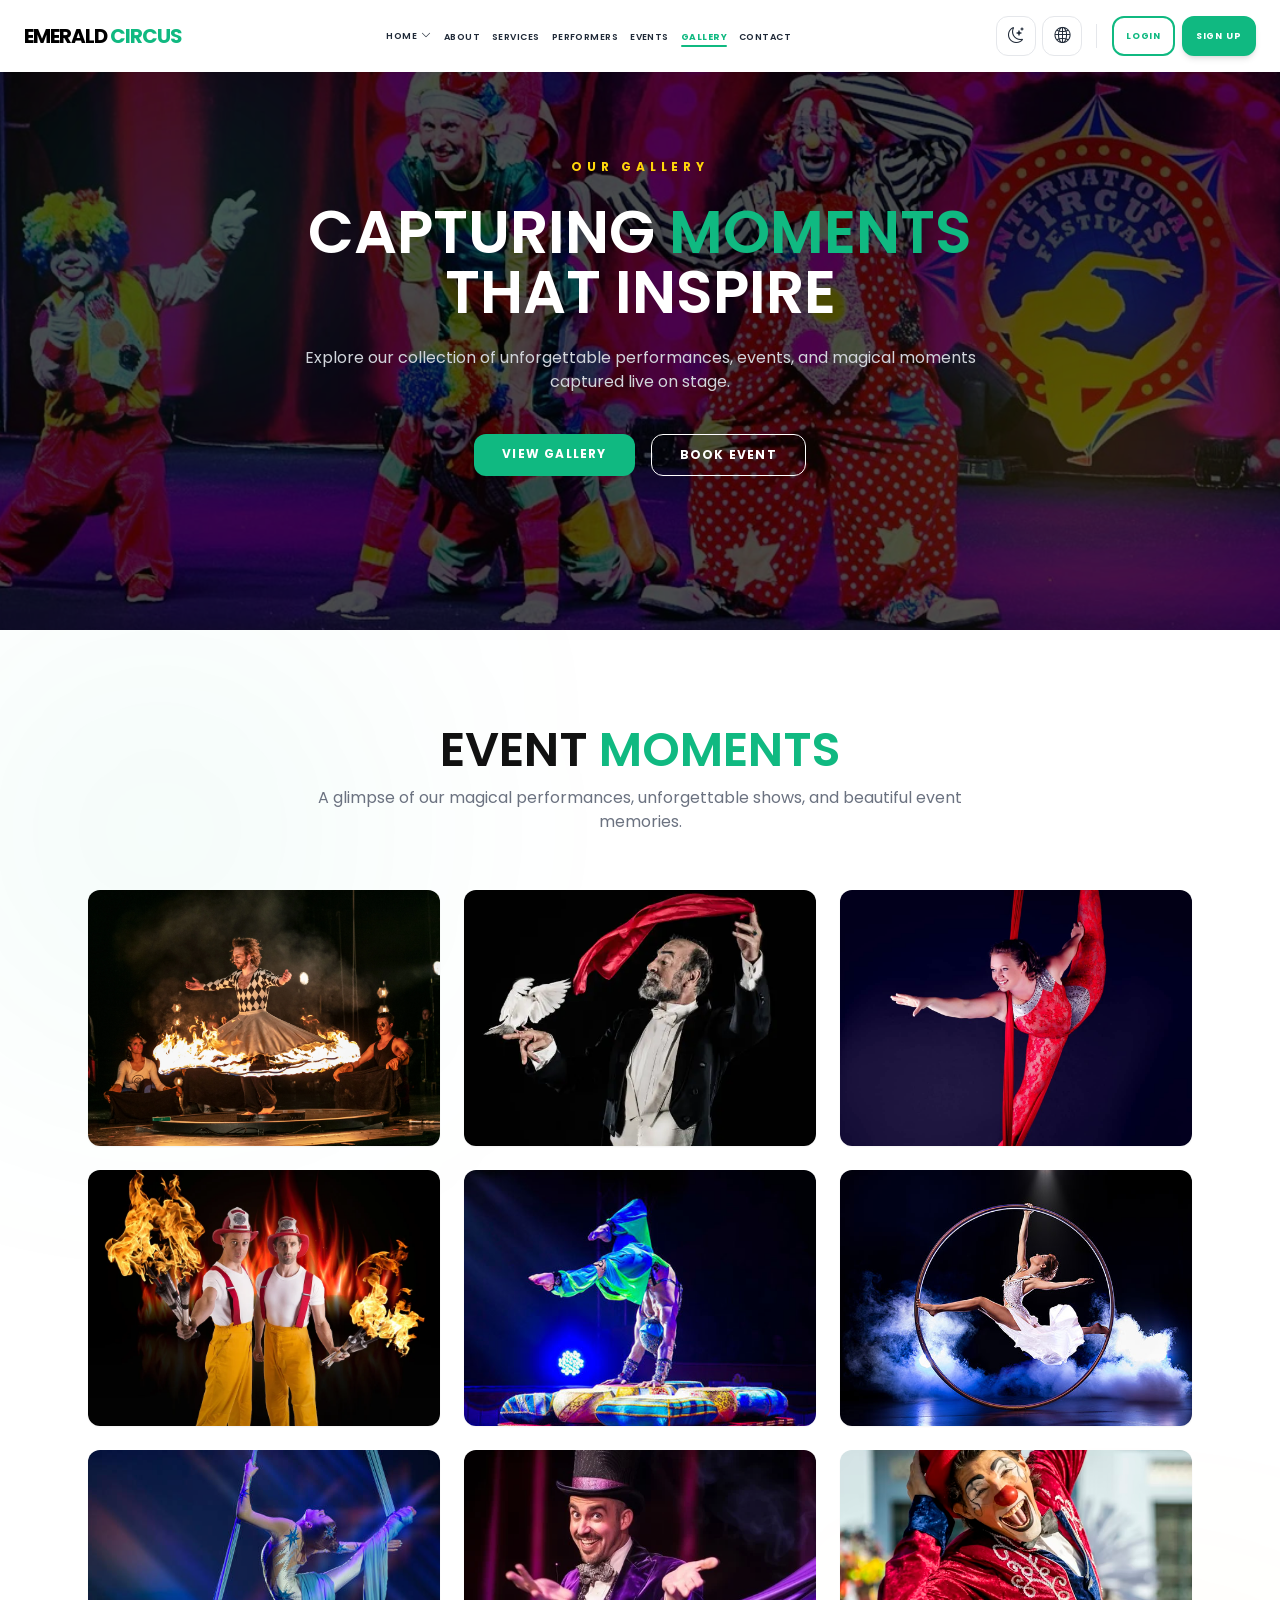
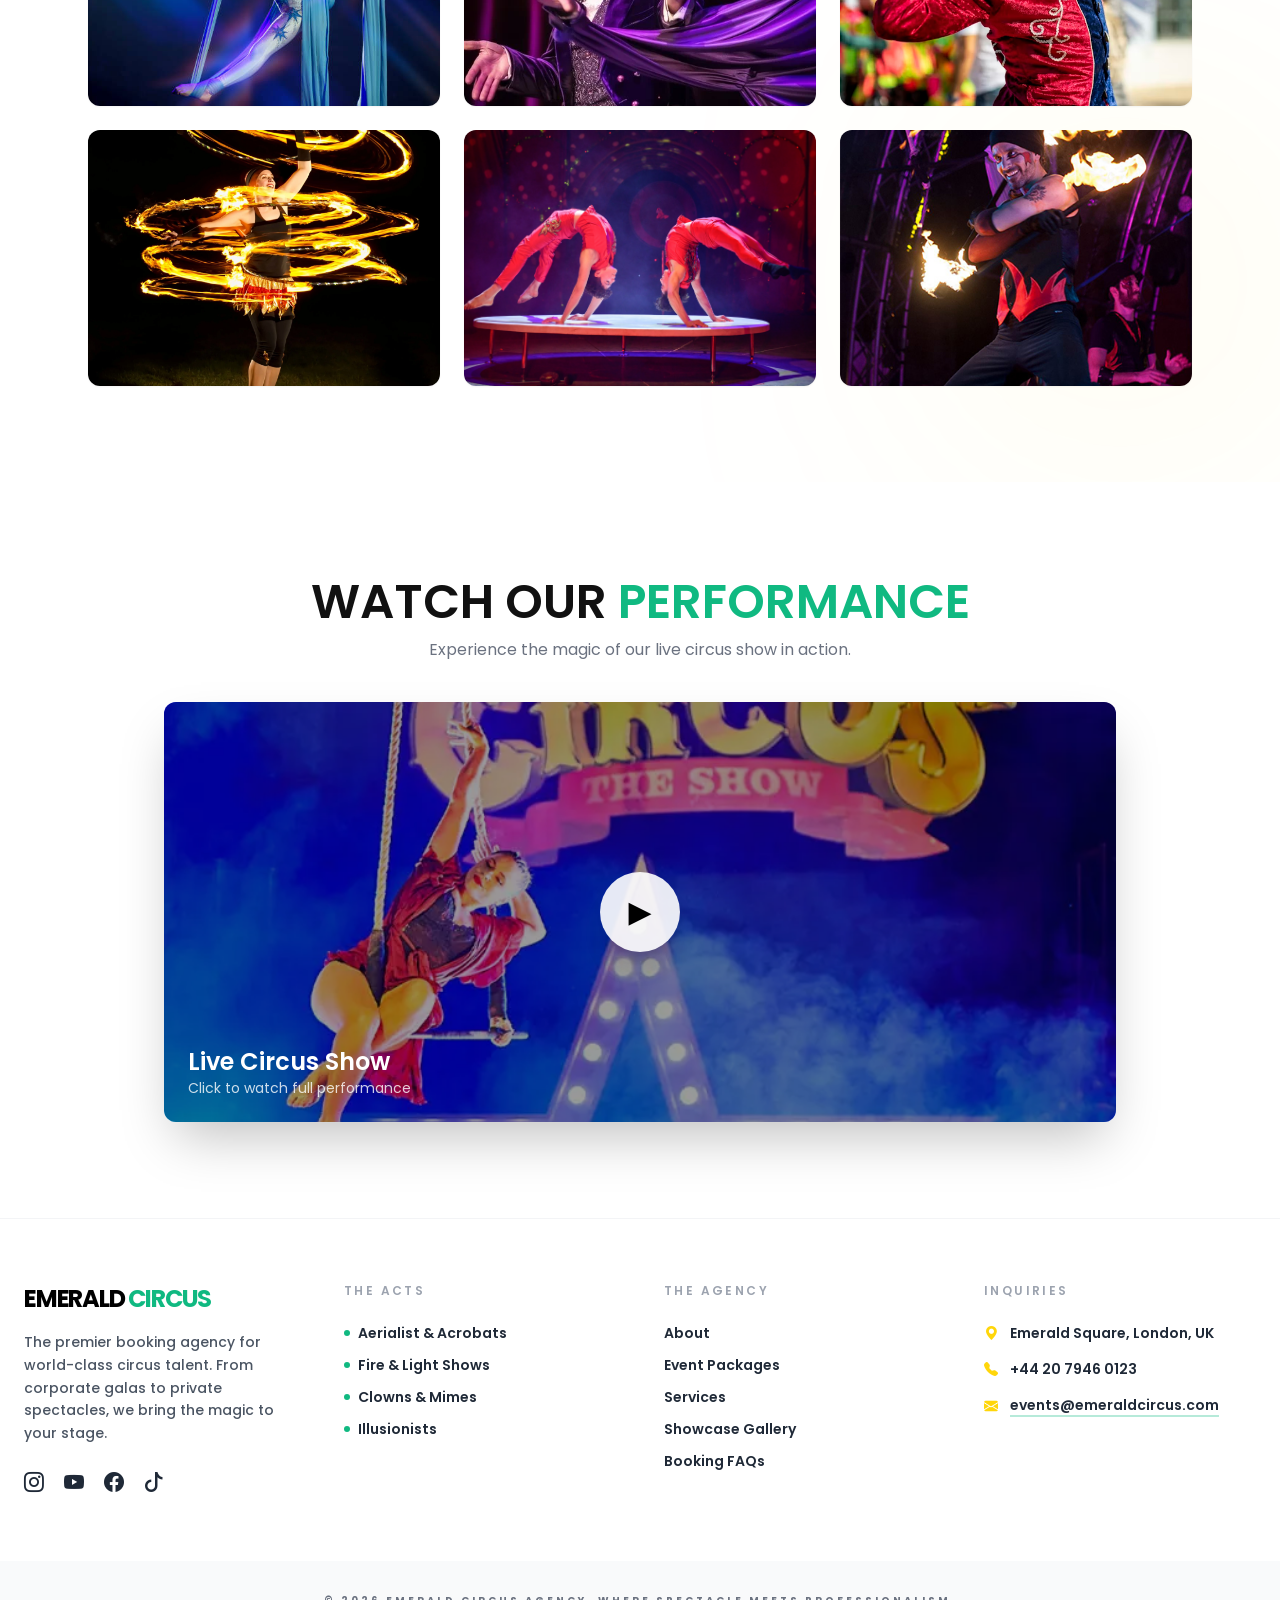
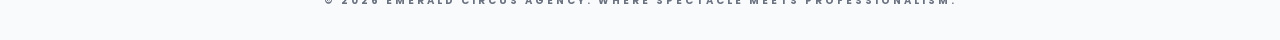
<file: circus/gallery.html>
<!DOCTYPE html>
<html lang="en">

<head>
    <meta charset="UTF-8">
    <meta name="viewport" content="width=device-width, initial-scale=1.0">
    <title>Gallery - Emerald Circus</title>
    <link rel="icon" href="images/logo.jpeg">
    <script src="tailwind.js"></script>
    <link rel="stylesheet" href="https://cdn.jsdelivr.net/npm/bootstrap-icons@1.11.3/font/bootstrap-icons.min.css">
    <link rel="stylesheet" href="navbar.css">
    <link rel="stylesheet" href="footer.css">
    <link rel="preconnect" href="https://fonts.googleapis.com">
    <link rel="preconnect" href="https://fonts.gstatic.com" crossorigin>
    <link href="https://fonts.googleapis.com/css2?family=Poppins:wght@300;400;500;600;700&display=swap"
        rel="stylesheet">
    <style>
        /* RTL */
        .rtl {
            direction: rtl;
        }

        /* THEME TOGGLE */
        :root {
            --home-bg: #ffffff;
            --text-color: #111111;
        }

        [data-theme="dark"] {
            --home-bg: #000000;
            --text-color: #ffffff;
        }

        body {
            background-color: var(--home-bg) !important;
            color: var(--text-color);
            transition: background-color 0.4s ease, color 0.4s ease;
        }

        [data-theme="dark"] section,
        [data-theme="dark"] section .bg-white,
        [data-theme="dark"] .card {
            background-color: #000000 !important;
            border: 1px solid rgba(255, 255, 255, 0.05) !important;
        }

        [data-theme="dark"] .border-gray-200,
        [data-theme="dark"] .border-gray-100 {
            border-color: rgba(255, 255, 255, 0.1) !important;
        }

        [data-theme="dark"] .bg-gradient-to-r {
            --tw-gradient-from: #000000 !important;
        }

        [data-theme="dark"] .btn,
        [data-theme="dark"] .btn1:hover {
            color: #000000 !important;
        }

        [data-theme="dark"] .title {
            color: #ffffff !important;
        }

        [data-theme="dark"] body,
        [data-theme="dark"] p,
        [data-theme="dark"] h1,
        [data-theme="dark"] h2,
        [data-theme="dark"] h3,
        [data-theme="dark"] h4,
        [data-theme="dark"] h5,
        [data-theme="dark"] h6,
        [data-theme="dark"] li,
        [data-theme="dark"] a,
        [data-theme="dark"] label,
        [data-theme="dark"] small,
        [data-theme="dark"] strong {
            color: #ffffff !important;
        }
        @media (max-width:400px){
            .title1{
                margin-top: 40px;
            }
        }
        h1, h2, h3, h4, h5, h6 {
            font-weight: 600 !important;
        }
        [data-theme="dark"] .border-gray-200 {
            border-color: rgba(255, 255, 255, 0.1) !important;
        }
    </style>
</head>

<body class="font-sans">
    <!-- navbar -->
    <div id="navbar"></div>

    <!-- HERO BANNER -->
<section class="relative h-[70vh] flex items-center justify-center overflow-hidden">

  <!-- Background Image -->
  <img src="images/bg7.webp"
       alt="Gallery Background"
       class="absolute inset-0 w-full h-full object-cover scale-110">

  <!-- Overlay -->
  <div class="absolute inset-0 bg-black/70"></div>

  <!-- Floating Glow -->
  <div class="absolute top-20 left-10 w-72 h-72 bg-[#10B981]/20 blur-[120px] rounded-full"></div>
  <div class="absolute bottom-10 right-10 w-72 h-72 bg-[#FFD60A]/20 blur-[120px] rounded-full"></div>

  <!-- Content -->
  <div class="relative z-10 text-center text-white max-w-3xl px-6 space-y-6">

    <!-- Tag -->
    <span class="text-[#FFD60A] text-xs font-bold uppercase tracking-[0.4em]">
      Our Gallery
    </span>

    <!-- Heading -->
    <h1 class="text-4xl md:text-6xl font-black uppercase leading-tight">
      Capturing <span class="text-[#10B981]">Moments</span><br>
      That Inspire
    </h1>

    <!-- Description -->
    <p class="text-gray-300 text-sm md:text-base leading-relaxed">
      Explore our collection of unforgettable performances, events, and magical moments captured live on stage.
    </p>

    <!-- Buttons -->
    <div class="flex justify-center gap-4 flex-wrap pt-4">

      <a href="#gallery"
         class="bg-[#10B981] px-7 py-3 text-xs font-bold uppercase tracking-widest rounded-xl
                hover:bg-black transition duration-300">
        View Gallery
      </a>

      <a href="contact.html"
         class="border border-white px-7 py-3 text-xs font-bold uppercase tracking-widest rounded-xl
                hover:bg-[#FFD60A] hover:text-black hover:border-[#FFD60A] transition duration-300">
        Book Event
      </a>

    </div>

  </div>

</section>
<!-- SECTION1 -->
 <section id="gallery" class="py-24 bg-white relative overflow-hidden">

  <!-- Background Glow -->
  <div class="absolute top-10 left-0 w-80 h-80 bg-[#10B981]/10 blur-[140px] rounded-full"></div>
  <div class="absolute bottom-10 right-0 w-80 h-80 bg-[#FFD60A]/10 blur-[140px] rounded-full"></div>

  <div class="max-w-[1200px] mx-auto px-6 md:px-12 relative z-10">

    <!-- Title -->
    <div class="text-center mb-14 space-y-3">
      <h2 class="text-3xl md:text-5xl font-black uppercase">
        Event <span class="text-[#10B981]">Moments</span>
      </h2>
      <p class="text-gray-500 text-sm md:text-base max-w-2xl mx-auto">
        A glimpse of our magical performances, unforgettable shows, and beautiful event memories.
      </p>
    </div>

    <!-- ✅ FIXED GRID (Proper Alignment) -->
    <div class="grid grid-cols-1 sm:grid-cols-2 md:grid-cols-3 gap-6">

      <img src="images/img2.webp" class="w-full h-64 object-cover rounded-xl shadow-sm hover:scale-[1.03] transition duration-300">
      <img src="images/img3.webp" class="w-full h-64 object-cover rounded-xl shadow-sm hover:scale-[1.03] transition duration-300">
      <img src="images/img4.jpg" class="w-full h-64 object-cover rounded-xl shadow-sm hover:scale-[1.03] transition duration-300">

      <img src="images/img5.webp" class="w-full h-64 object-cover rounded-xl shadow-sm hover:scale-[1.03] transition duration-300">
      <img src="images/img6.jpeg" class="w-full h-64 object-cover rounded-xl shadow-sm hover:scale-[1.03] transition duration-300">
      <img src="images/img7.jpg" class="w-full h-64 object-cover rounded-xl shadow-sm hover:scale-[1.03] transition duration-300">

      <img src="images/img8.jpg" class="w-full h-64 object-cover rounded-xl shadow-sm hover:scale-[1.03] transition duration-300">
      <img src="images/pic5.webp" class="w-full h-64 object-cover rounded-xl shadow-sm hover:scale-[1.03] transition duration-300">
      <img src="images/bg1.avif" class="w-full h-64 object-cover rounded-xl shadow-sm hover:scale-[1.03] transition duration-300">

      <img src="images/pic8.webp" class="w-full h-64 object-cover rounded-xl shadow-sm hover:scale-[1.03] transition duration-300">
      <img src="images/pic9.jpeg" class="w-full h-64 object-cover rounded-xl shadow-sm hover:scale-[1.03] transition duration-300">
      <img src="images/img9.jpeg" class="w-full h-64 object-cover rounded-xl shadow-sm hover:scale-[1.03] transition duration-300">

    </div>

  </div>

</section>
<!-- SECTION2 -->
<section class="py-24 bg-white">

  <div class="max-w-[1000px] mx-auto px-6 text-center">

    <!-- Title -->
    <h2 class="text-3xl md:text-5xl font-black uppercase mb-3">
      Watch Our <span class="text-[#10B981]">Performance</span>
    </h2>

    <p class="text-gray-500 mb-10">
      Experience the magic of our live circus show in action.
    </p>

    <!-- Video Card -->
    <div onclick="openSingleVideo('videos/main.mp4')"
      class="relative cursor-pointer group rounded-xl overflow-hidden shadow-2xl">

      <!-- Thumbnail Image -->
      <img src="images/image11.webp"
        class="w-full h-[420px] object-cover group-hover:scale-110 transition duration-500">

      <!-- Dark Overlay -->
      <div class="absolute inset-0 bg-black/40 group-hover:bg-black/60 transition"></div>

      <!-- Play Button -->
      <div class="absolute inset-0 flex items-center justify-center">

        <div class="w-20 h-20 flex items-center justify-center rounded-full
                    bg-white/90 text-black text-3xl shadow-xl
                    group-hover:scale-110 group-hover:bg-[#10B981] group-hover:text-white
                    transition duration-300 animate-pulse">
          ▶
        </div>

      </div>

      <!-- Text Overlay -->
      <div class="absolute bottom-6 left-6 text-left text-white">
        <h3 class="text-xl md:text-2xl font-bold">Live Circus Show</h3>
        <p class="text-sm opacity-80">Click to watch full performance</p>
      </div>

    </div>

  </div>
</section>
    <!-- FOOTER -->
    <div id="footer"></div>
    <script>
        tailwind.config = {
            darkMode: ['selector', '[data-theme="dark"]'],
            theme: {
                extend: {
                    fontFamily: {
                        sans: ['Poppins', 'ui-sans-serif', 'system-ui'],
                    },
                },
            },
        }

    </script>
    <script src="navbar.js"></script>
    <script src="footer.js"></script>
</body>

</html>
</file>
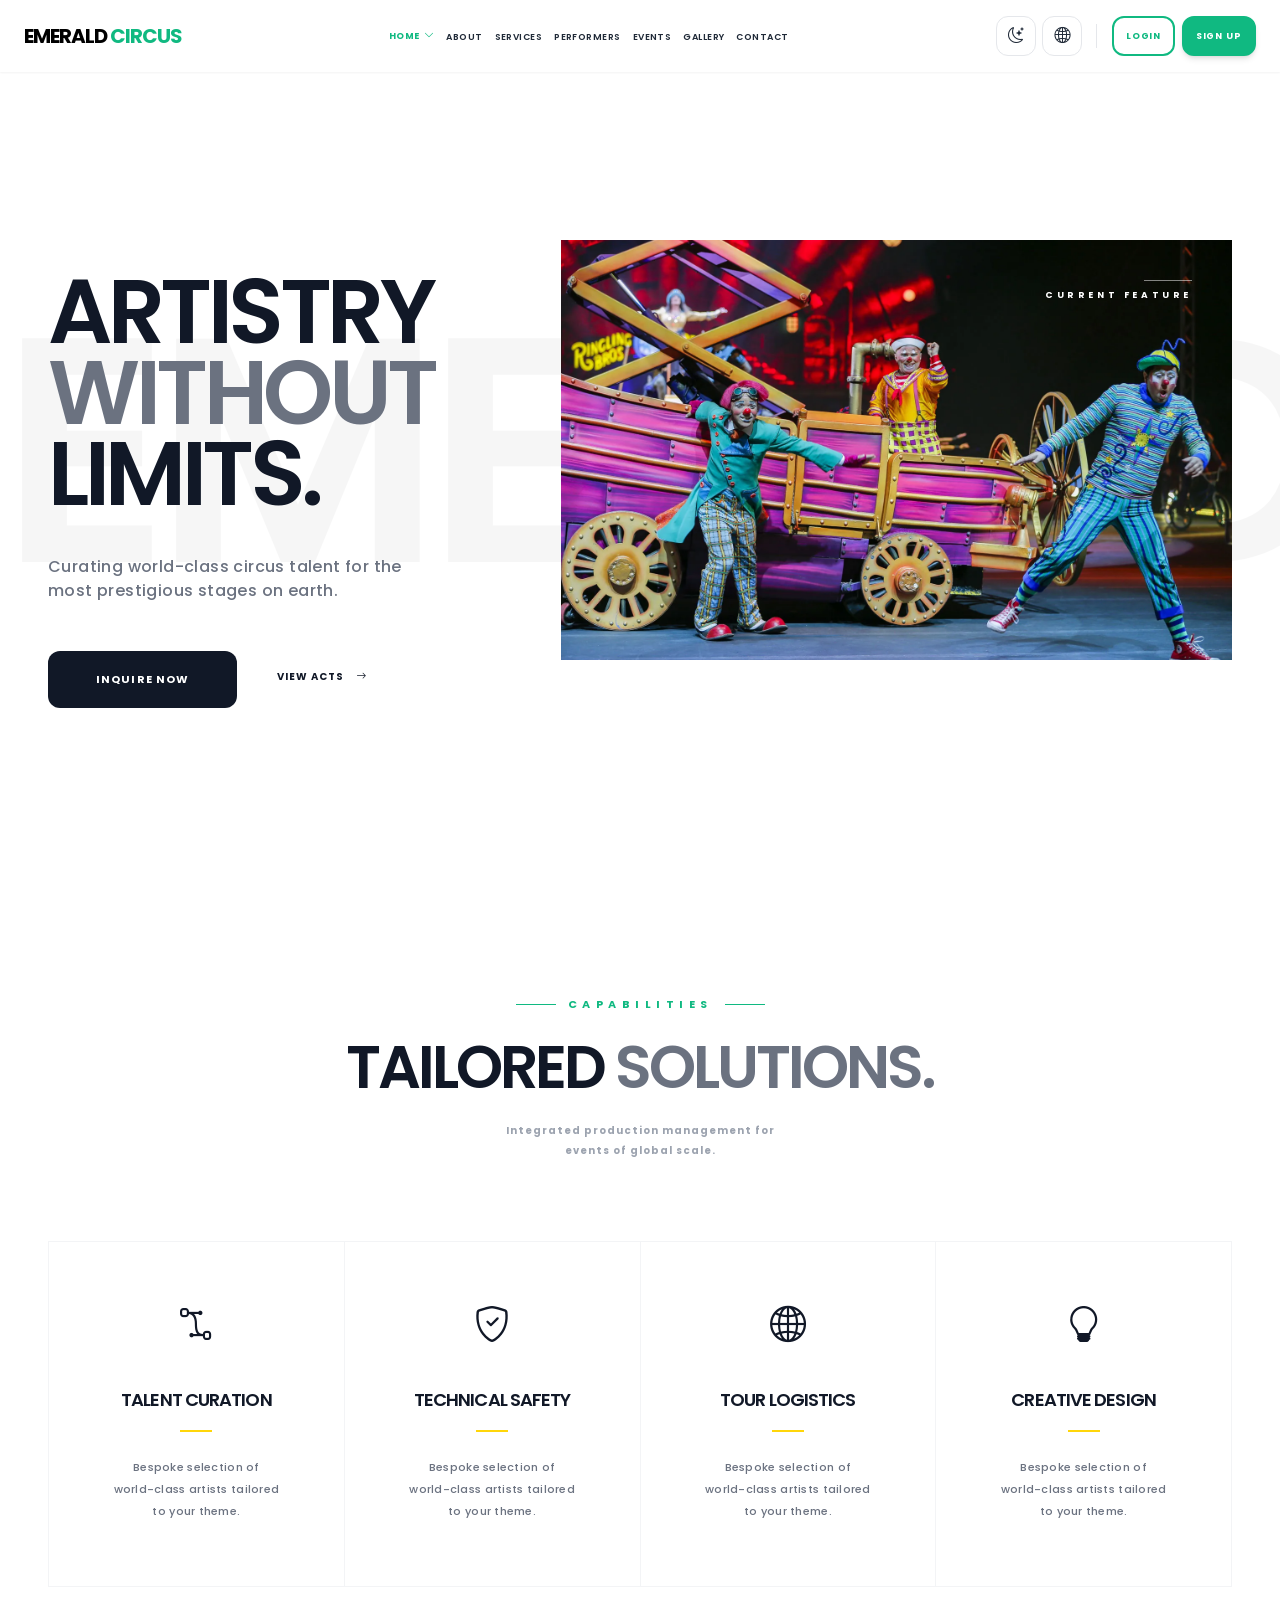
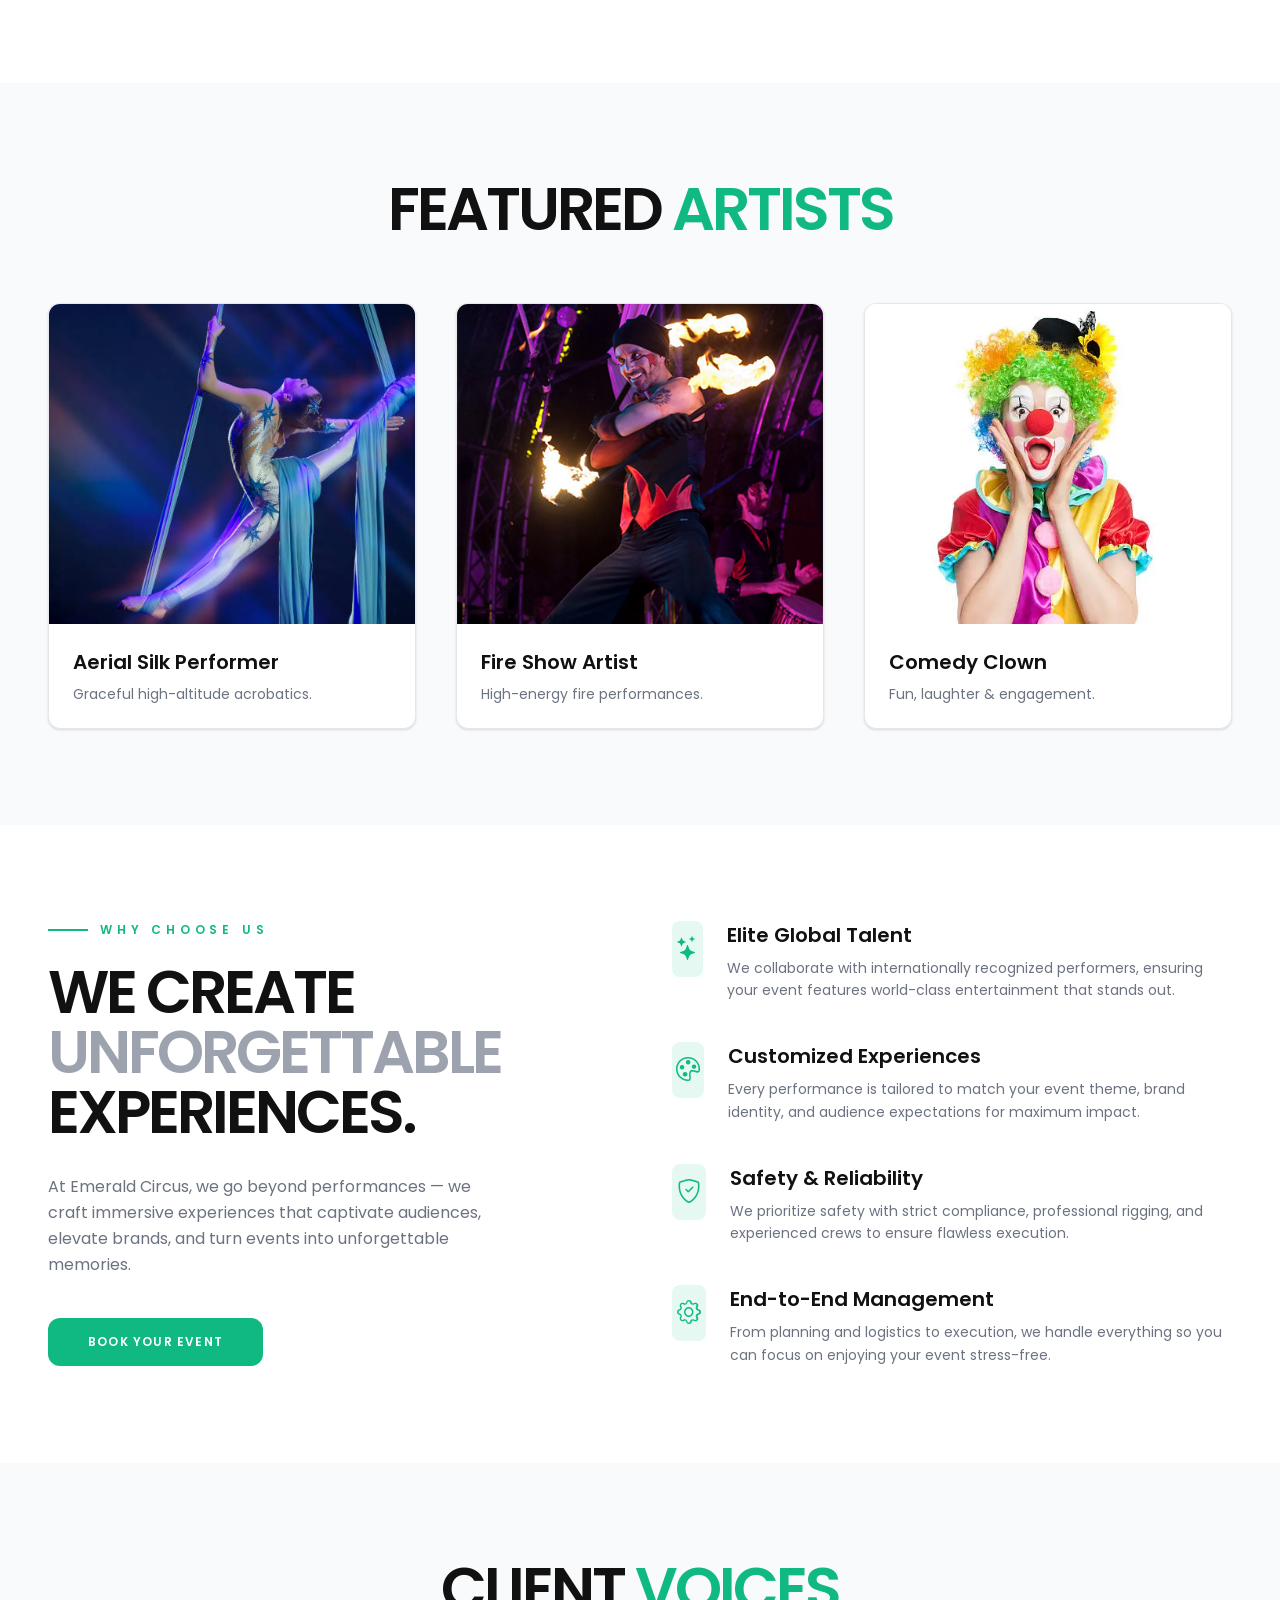
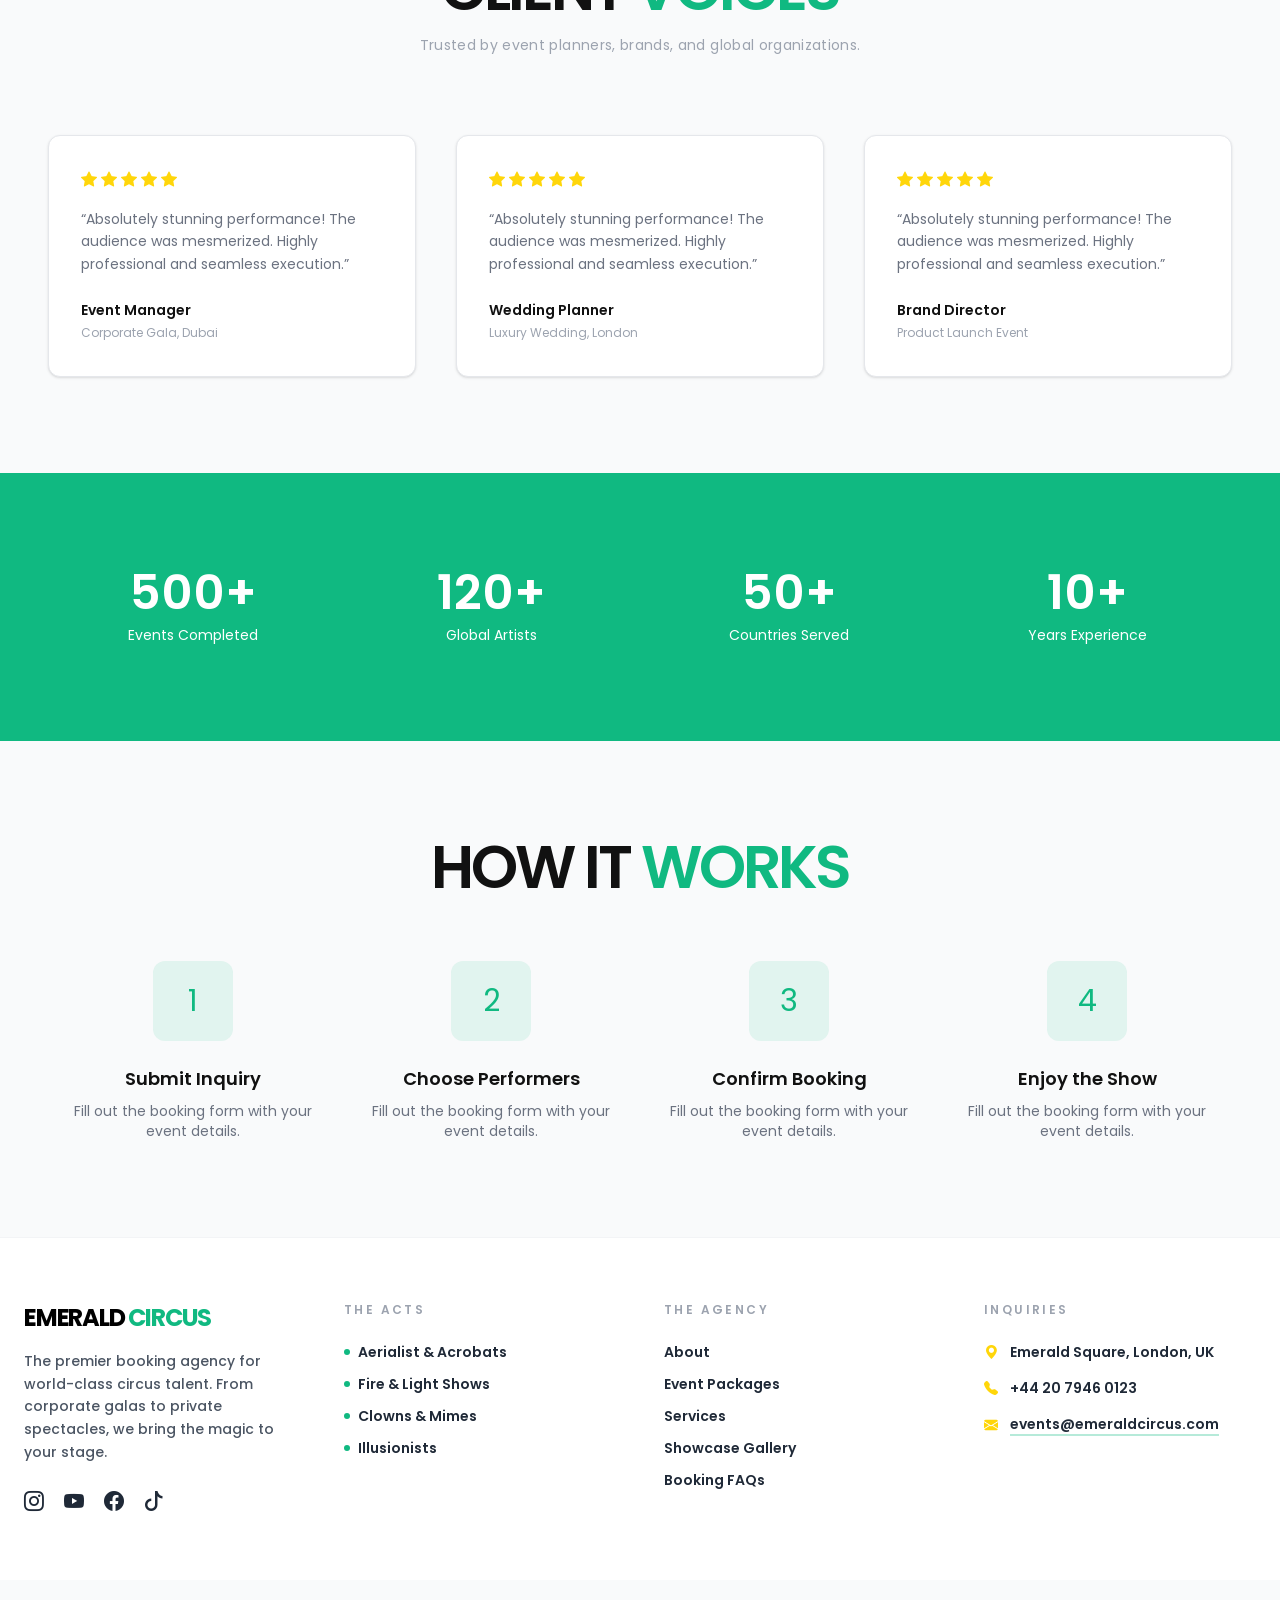
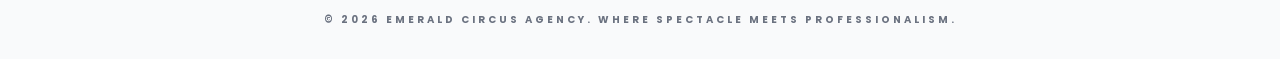
<file: circus/home2.html>
<!DOCTYPE html>
<html lang="en">

<head>
    <meta charset="UTF-8">
    <meta name="viewport" content="width=device-width, initial-scale=1.0">
    <title>Home2 - Emerald Circus</title>
    <link rel="icon" href="images/logo.jpeg">
    <script src="tailwind.js"></script>
    <link rel="stylesheet" href="https://cdn.jsdelivr.net/npm/bootstrap-icons@1.11.3/font/bootstrap-icons.min.css">
    <link rel="stylesheet" href="navbar.css">
    <link rel="stylesheet" href="footer.css">
    <link rel="preconnect" href="https://fonts.googleapis.com">
    <link rel="preconnect" href="https://fonts.gstatic.com" crossorigin>
    <link href="https://fonts.googleapis.com/css2?family=Poppins:wght@300;400;500;600;700&display=swap"
        rel="stylesheet">
    <style>
        /* RTL */
        .rtl {
            direction: rtl;
        }

        /* THEME TOGGLE */
        :root {
            --home-bg: #ffffff;
            --text-color: #111111;
        }

        [data-theme="dark"] {
            --home-bg: #000000;
            --text-color: #ffffff;
        }

        body {
            background-color: var(--home-bg) !important;
            color: var(--text-color);
            transition: background-color 0.4s ease, color 0.4s ease;
        }

        [data-theme="dark"] section,
        [data-theme="dark"] section .bg-white,
        [data-theme="dark"] .card {
            background-color: #000000 !important;
            border: 1px solid rgba(255, 255, 255, 0.05) !important;
        }

        [data-theme="dark"] .border-gray-200,
        [data-theme="dark"] .border-gray-100 {
            border-color: rgba(255, 255, 255, 0.1) !important;
        }

        [data-theme="dark"] .bg-gradient-to-r {
            --tw-gradient-from: #000000 !important;
        }

        [data-theme="dark"] .btn,
        [data-theme="dark"] .btn1:hover {
            color: #000000 !important;
        }

        [data-theme="dark"] .title {
            color: #ffffff !important;
        }

        [data-theme="dark"] body,
        [data-theme="dark"] p,
        [data-theme="dark"] h1,
        [data-theme="dark"] h2,
        [data-theme="dark"] h3,
        [data-theme="dark"] h4,
        [data-theme="dark"] h5,
        [data-theme="dark"] h6,
        [data-theme="dark"] li,
        [data-theme="dark"] a,
        [data-theme="dark"] label,
        [data-theme="dark"] small,
        [data-theme="dark"] strong {
            color: #ffffff !important;
        }
        @media (max-width:400px){
            .title1{
                margin-top: 100px;
            }
        }
        h1, h2, h3, h4, h5, h6 {
            font-weight: 600 !important;
        }
    </style>
</head>

<body class="font-sans">
    <!-- navbar -->
    <div id="navbar"></div>

    <!-- HERO BANNER -->
<section class="relative min-h-screen bg-white flex items-center overflow-hidden">
    
    <div class="absolute top-1/2 left-0 -translate-y-1/2 select-none pointer-events-none opacity-[0.03] z-0">
        <h1 class="text-[25vw] font-black uppercase leading-none tracking-tighter">
            Emerald
        </h1>
    </div>

    <div class="max-w-[1440px] mx-auto px-6 md:px-12 w-full relative z-10">
        <div class="grid grid-cols-1 lg:grid-cols-12 gap-12 items-center">
            
            <div class="lg:col-span-6 xl:col-span-5">
                
                <h1 class="text-6xl md:text-[90px] font-semibold uppercase tracking-tighter leading-[0.9] text-gray-900 mb-10 mt-20">
                    Artistry <br>
                    <span class="text-gray-500">Without</span> <br>
                    Limits.
                </h1>
                
                <p class="text-gray-500 text-sm md:text-base font-medium leading-relaxed max-w-sm mb-12 tracking-wide">
                    Curating world-class circus talent for the most prestigious stages on earth.
                </p>
                
                <div class="flex flex-wrap items-center gap-10">
                    <a href="contact.html" class="bg-gray-900 text-white px-12 py-5 rounded-xl font-bold uppercase text-[11px] tracking-widest hover:bg-[#10B981] transition-all duration-500">
                        Inquire Now
                    </a>
                    
                    <a href="gallery.html" class="group flex items-center gap-3 text-gray-900 font-bold uppercase text-[10px] tracking-widest border-b-2 border-transparent hover:border-[#FFD60A] transition-all pb-1">
                        View Acts
                        <i class="bi bi-arrow-right group-hover:translate-x-2 transition-transform"></i>
                    </a>
                </div>
            </div>

            <div class="lg:col-span-6 xl:col-span-7 relative">
                <div class="relative w-full aspect-[4/5] md:aspect-video lg:aspect-[4/5] xl:aspect-[16/10] overflow-hidden">
                    <img src="images/bg2.webp" 
                         alt="Elite Circus Performance" 
                         class="w-full h-full object-cover">
                    
                    <div class="absolute top-10 right-10 flex flex-col items-end gap-2">
                        <span class="w-12 h-[1px] bg-white/50"></span>
                        <p class="text-[9px] font-bold text-white uppercase tracking-[0.4em]">Current Feature</p>
                    </div>
                </div>
            </div>

        </div>
    </div>
</section>
<!-- SECTION1 -->
 <section class="py-24 bg-white">
    <div class="max-w-[1440px] mx-auto px-6 md:px-12">
        
        <div class="text-center max-w-2xl mx-auto mb-20">
            <div class="flex items-center justify-center gap-3 mb-6">
                <span class="w-10 h-[1px] bg-[#10B981]"></span>
                <span class="text-[#10B981] text-[11px] font-bold uppercase tracking-[0.5em]">Capabilities</span>
                <span class="w-10 h-[1px] bg-[#10B981]"></span>
            </div>
            <h2 class="text-4xl md:text-6xl font-semibold uppercase tracking-tighter text-gray-900 leading-tight">
                Tailored <span class="text-gray-500">Solutions.</span>
            </h2>
            <p class="mt-6 text-gray-400 text-[10px] font-bold tracking-widest max-w-[300px] mx-auto leading-loose">
                Integrated production management for events of global scale.
            </p>
        </div>

        <div class="grid grid-cols-1 md:grid-cols-2 lg:grid-cols-4 border-t border-l border-gray-100 dark:border-white/10">
            
            <div class="group p-12 md:p-16 border-r border-b border-gray-100 dark:border-white/10 hover:bg-gray-50 dark:hover:bg-white/5 transition-all duration-500 text-center">
                <div class="mb-10 text-gray-900 dark:text-gray-100 group-hover:text-[#10B981] transition-colors flex justify-center transform group-hover:-translate-y-1 duration-500">
                    <i class="bi bi-bezier2 text-4xl"></i>
                </div>
                <h3 class="text-lg font-semibold uppercase tracking-tighter text-gray-900 mb-4">Talent Curation</h3>
                <div class="w-8 h-[2px] bg-[#FFD60A] mb-6 mx-auto"></div>
                <p class="text-[11px] text-gray-500 tracking-wide leading-loose font-medium">
                    Bespoke selection of world-class artists tailored to your theme.
                </p>
            </div>

            <div class="group p-12 md:p-16 border-r border-b border-gray-100 dark:border-white/10 hover:bg-gray-50 dark:hover:bg-white/5 transition-all duration-500 text-center">
                <div class="mb-10 text-gray-900 dark:text-gray-100 group-hover:text-[#10B981] transition-colors flex justify-center transform group-hover:-translate-y-1 duration-500">
                    <i class="bi bi-shield-check text-4xl"></i>
                </div>
                <h3 class="text-lg font-black uppercase tracking-tighter text-gray-900 mb-4">Technical Safety</h3>
                <div class="w-8 h-[2px] bg-[#FFD60A] mb-6 mx-auto"></div>
                <p class="text-[11px] text-gray-500 tracking-wide leading-loose font-medium">
                    Bespoke selection of world-class artists tailored to your theme.
                </p>
            </div>

            <div class="group p-12 md:p-16 border-r border-b border-gray-100 dark:border-white/10 hover:bg-gray-50 dark:hover:bg-white/5 transition-all duration-500 text-center">
                <div class="mb-10 text-gray-900 dark:text-gray-100 group-hover:text-[#10B981] transition-colors flex justify-center transform group-hover:-translate-y-1 duration-500">
                    <i class="bi bi-globe2 text-4xl"></i>
                </div>
                <h3 class="text-lg font-black uppercase tracking-tighter text-gray-900 mb-4">Tour Logistics</h3>
                <div class="w-8 h-[2px] bg-[#FFD60A] mb-6 mx-auto"></div>
                <p class="text-[11px] text-gray-500 tracking-wide leading-loose font-medium">
                    Bespoke selection of world-class artists tailored to your theme.
                </p>
            </div>

            <div class="group p-12 md:p-16 border-r border-b border-gray-100 dark:border-white/10 hover:bg-gray-50 dark:hover:bg-white/5 transition-all duration-500 text-center">
                <div class="mb-10 text-gray-900 dark:text-gray-100 group-hover:text-[#10B981] transition-colors flex justify-center transform group-hover:-translate-y-1 duration-500">
                    <i class="bi bi-lightbulb text-4xl"></i>
                </div>
                <h3 class="text-lg font-black uppercase tracking-tighter text-gray-900 mb-4">Creative Design</h3>
                <div class="w-8 h-[2px] bg-[#FFD60A] mb-6 mx-auto"></div>
                <p class="text-[11px] text-gray-500 tracking-wide leading-loose font-medium">
                   Bespoke selection of world-class artists tailored to your theme.
                </p>
            </div>

        </div>
    </div>
</section>
<!-- SECTION2 -->
<section class="py-24 bg-gray-50 dark:bg-black">
  <div class="max-w-[1440px] mx-auto px-6 md:px-12">

    <div class="text-center mb-16">
      <h2 class="text-4xl md:text-6xl font-semibold uppercase tracking-tighter">
        Featured <span class="text-[#10B981]">Artists</span>
      </h2>
    </div>

    <div class="grid md:grid-cols-2 lg:grid-cols-3 gap-10">

      <!-- Card -->
      <div class="group overflow-hidden rounded-xl bg-white dark:bg-white/5 border dark:border-white/10 shadow hover:shadow-xl transition">
        <img src="images/img8.jpg" class="w-full h-80 object-cover group-hover:scale-110 transition duration-500">
        <div class="p-6">
          <h3 class="text-xl font-semibold">Aerial Silk Performer</h3>
          <p class="text-gray-500 text-sm mt-2">Graceful high-altitude acrobatics.</p>
        </div>
      </div>

      <div class="group overflow-hidden rounded-xl bg-white dark:bg-white/5 border dark:border-white/10 shadow hover:shadow-xl transition">
        <img src="images/img9.jpeg" class="w-full h-80 object-cover group-hover:scale-110 transition duration-500">
        <div class="p-6">
          <h3 class="text-xl font-semibold">Fire Show Artist</h3>
          <p class="text-gray-500 text-sm mt-2">High-energy fire performances.</p>
        </div>
      </div>

      <div class="group overflow-hidden rounded-xl bg-white dark:bg-white/5 border dark:border-white/10 shadow hover:shadow-xl transition">
        <img src="images/img10.webp" class="w-full h-80 object-cover group-hover:scale-110 transition duration-500">
        <div class="p-6">
          <h3 class="text-xl font-semibold">Comedy Clown</h3>
          <p class="text-gray-500 text-sm mt-2">Fun, laughter & engagement.</p>
        </div>
      </div>

    </div>
  </div>
</section>
<!-- SECTION3 -->
 <!-- SECTION - WHY CHOOSE US (ADVANCED) -->
<section class="py-24 bg-white">
  <div class="max-w-[1440px] mx-auto px-6 md:px-12">

    <div class="grid lg:grid-cols-2 gap-16 items-center">

      <!-- LEFT CONTENT -->
      <div>
        <div class="flex items-center gap-3 mb-6">
          <span class="w-10 h-[2px] bg-[#10B981]"></span>
          <span class="text-[#10B981] text-xs font-semibold tracking-[0.4em] uppercase">
            Why Choose Us
          </span>
        </div>

        <h2 class="text-4xl md:text-6xl font-semibold uppercase tracking-tighter leading-tight mb-8">
          We Create <br>
          <span class="text-gray-400">Unforgettable</span> <br>
          Experiences.
        </h2>

        <p class="text-gray-500 leading-relaxed mb-10 max-w-md">
          At Emerald Circus, we go beyond performances — we craft immersive experiences 
          that captivate audiences, elevate brands, and turn events into unforgettable memories.
        </p>

        <a href="contact.html"
           class="inline-block bg-[#10B981] text-white px-10 py-4 rounded-xl font-semibold uppercase text-xs tracking-widest hover:bg-black transition">
          Book Your Event
        </a>
      </div>

      <!-- RIGHT FEATURES -->
      <div class="space-y-10">

        <!-- ITEM -->
        <div class="flex items-start gap-6 group">
          <div class="w-14 h-14 flex items-center justify-center bg-[#10B981]/10 text-[#10B981] text-2xl rounded-lg group-hover:bg-[#10B981] group-hover:text-white transition">
            <i class="bi bi-stars"></i>
          </div>
          <div>
            <h3 class="text-xl font-semibold mb-2">Elite Global Talent</h3>
            <p class="text-gray-500 text-sm leading-relaxed">
              We collaborate with internationally recognized performers, ensuring your event 
              features world-class entertainment that stands out.
            </p>
          </div>
        </div>

        <!-- ITEM -->
        <div class="flex items-start gap-6 group">
          <div class="w-14 h-14 flex items-center justify-center bg-[#10B981]/10 text-[#10B981] text-2xl rounded-lg group-hover:bg-[#10B981] group-hover:text-white transition">
            <i class="bi bi-palette"></i>
          </div>
          <div>
            <h3 class="text-xl font-semibold mb-2">Customized Experiences</h3>
            <p class="text-gray-500 text-sm leading-relaxed">
              Every performance is tailored to match your event theme, brand identity, 
              and audience expectations for maximum impact.
            </p>
          </div>
        </div>

        <!-- ITEM -->
        <div class="flex items-start gap-6 group">
          <div class="w-14 h-14 flex items-center justify-center bg-[#10B981]/10 text-[#10B981] text-2xl rounded-lg group-hover:bg-[#10B981] group-hover:text-white transition">
            <i class="bi bi-shield-check"></i>
          </div>
          <div>
            <h3 class="text-xl font-semibold mb-2">Safety & Reliability</h3>
            <p class="text-gray-500 text-sm leading-relaxed">
              We prioritize safety with strict compliance, professional rigging, and 
              experienced crews to ensure flawless execution.
            </p>
          </div>
        </div>

        <!-- ITEM -->
        <div class="flex items-start gap-6 group">
          <div class="w-14 h-14 flex items-center justify-center bg-[#10B981]/10 text-[#10B981] text-2xl rounded-lg group-hover:bg-[#10B981] group-hover:text-white transition">
            <i class="bi bi-gear"></i>
          </div>
          <div>
            <h3 class="text-xl font-semibold mb-2">End-to-End Management</h3>
            <p class="text-gray-500 text-sm leading-relaxed">
              From planning and logistics to execution, we handle everything so you can 
              focus on enjoying your event stress-free.
            </p>
          </div>
        </div>

      </div>

    </div>

  </div>
</section>
<!-- SECTION4 -->
<section class="py-24 bg-gray-50 dark:bg-black">
  <div class="max-w-[1440px] mx-auto px-6 md:px-12">

    <!-- Heading -->
    <div class="text-center mb-20">
      <h2 class="text-4xl md:text-6xl font-semibold uppercase tracking-tighter">
        Client <span class="text-[#10B981]">Voices</span>
      </h2>
      <p class="text-gray-400 mt-4 text-sm tracking-wide">
        Trusted by event planners, brands, and global organizations.
      </p>
    </div>

    <!-- Cards -->
    <div class="grid md:grid-cols-2 lg:grid-cols-3 gap-10">

      <!-- CARD -->
      <div class="bg-white dark:bg-white/5 border dark:border-white/10 p-8 rounded-xl shadow hover:shadow-xl transition duration-500">
        <div class="flex items-center gap-1 text-[#FFD60A] mb-4">
          <i class="bi bi-star-fill"></i>
          <i class="bi bi-star-fill"></i>
          <i class="bi bi-star-fill"></i>
          <i class="bi bi-star-fill"></i>
          <i class="bi bi-star-fill"></i>
        </div>
        <p class="text-gray-500 text-sm leading-relaxed mb-6">
          “Absolutely stunning performance! The audience was mesmerized. 
          Highly professional and seamless execution.”
        </p>
        <h4 class="font-semibold text-sm">Event Manager</h4>
        <span class="text-xs text-gray-400">Corporate Gala, Dubai</span>
      </div>

      <!-- CARD -->
      <div class="bg-white dark:bg-white/5 border dark:border-white/10 p-8 rounded-xl shadow hover:shadow-xl transition duration-500">
        <div class="flex items-center gap-1 text-[#FFD60A] mb-4">
          <i class="bi bi-star-fill"></i>
          <i class="bi bi-star-fill"></i>
          <i class="bi bi-star-fill"></i>
          <i class="bi bi-star-fill"></i>
          <i class="bi bi-star-fill"></i>
        </div>
        <p class="text-gray-500 text-sm leading-relaxed mb-6">
          “Absolutely stunning performance! The audience was mesmerized. 
          Highly professional and seamless execution.”
        </p>
        <h4 class="font-semibold text-sm">Wedding Planner</h4>
        <span class="text-xs text-gray-400">Luxury Wedding, London</span>
      </div>

      <!-- CARD -->
      <div class="bg-white dark:bg-white/5 border dark:border-white/10 p-8 rounded-xl shadow hover:shadow-xl transition duration-500">
        <div class="flex items-center gap-1 text-[#FFD60A] mb-4">
          <i class="bi bi-star-fill"></i>
          <i class="bi bi-star-fill"></i>
          <i class="bi bi-star-fill"></i>
          <i class="bi bi-star-fill"></i>
          <i class="bi bi-star-fill"></i>
        </div>
        <p class="text-gray-500 text-sm leading-relaxed mb-6">
          “Absolutely stunning performance! The audience was mesmerized. 
          Highly professional and seamless execution.”
        </p>
        <h4 class="font-semibold text-sm">Brand Director</h4>
        <span class="text-xs text-gray-400">Product Launch Event</span>
      </div>

    </div>

  </div>
</section>
<!--SECTION5  -->
<!-- SECTION 7 - STATS -->
<section class="py-24 bg-[#10B981] text-white text-center">
  <div class="max-w-[1200px] mx-auto px-6">

    <div class="grid grid-cols-2 md:grid-cols-4 gap-10">

      <div>
        <h3 class="text-4xl md:text-5xl font-semibold">500+</h3>
        <p class="text-sm mt-2">Events Completed</p>
      </div>

      <div>
        <h3 class="text-4xl md:text-5xl font-semibold">120+</h3>
        <p class="text-sm mt-2">Global Artists</p>
      </div>

      <div>
        <h3 class="text-4xl md:text-5xl font-semibold">50+</h3>
        <p class="text-sm mt-2">Countries Served</p>
      </div>

      <div>
        <h3 class="text-4xl md:text-5xl font-semibold">10+</h3>
        <p class="text-sm mt-2">Years Experience</p>
      </div>

    </div>

  </div>
</section>
<!-- SECTION6 -->
 <!-- SECTION 11 - BOOKING PROCESS -->
<section class="py-24 bg-gray-50 dark:bg-black">
  <div class="max-w-[1200px] mx-auto px-6 text-center">

    <!-- Heading -->
    <h2 class="text-4xl md:text-6xl font-semibold uppercase tracking-tighter mb-16">
      How It <span class="text-[#10B981]">Works</span>
    </h2>

    <!-- Steps -->
    <div class="grid md:grid-cols-2 lg:grid-cols-4  gap-10">

      <!-- STEP 1 -->
      <div class="relative group">
        <div class="w-20 h-20 mx-auto flex items-center justify-center 
                    bg-[#10B981]/10 text-[#10B981] text-3xl rounded-xl 
                    group-hover:bg-[#10B981] group-hover:text-white transition">
          1
        </div>
        <h3 class="mt-6 font-semibold text-lg">Submit Inquiry</h3>
        <p class="text-gray-500 text-sm mt-2">
          Fill out the booking form with your event details.
        </p>
      </div>

      <!-- STEP 2 -->
      <div class="relative group">
        <div class="w-20 h-20 mx-auto flex items-center justify-center 
                    bg-[#10B981]/10 text-[#10B981] text-3xl rounded-xl 
                    group-hover:bg-[#10B981] group-hover:text-white transition">
          2
        </div>
        <h3 class="mt-6 font-semibold text-lg">Choose Performers</h3>
        <p class="text-gray-500 text-sm mt-2">
          Fill out the booking form with your event details.
        </p>
      </div>

      <!-- STEP 3 -->
      <div class="relative group">
        <div class="w-20 h-20 mx-auto flex items-center justify-center 
                    bg-[#10B981]/10 text-[#10B981] text-3xl rounded-xl 
                    group-hover:bg-[#10B981] group-hover:text-white transition">
          3
        </div>
        <h3 class="mt-6 font-semibold text-lg">Confirm Booking</h3>
        <p class="text-gray-500 text-sm mt-2">
          Fill out the booking form with your event details.
        </p>
      </div>

      <!-- STEP 4 -->
      <div class="relative group">
        <div class="w-20 h-20 mx-auto flex items-center justify-center 
                    bg-[#10B981]/10 text-[#10B981] text-3xl rounded-xl 
                    group-hover:bg-[#10B981] group-hover:text-white transition">
          4
        </div>
        <h3 class="mt-6 font-semibold text-lg">Enjoy the Show</h3>
        <p class="text-gray-500 text-sm mt-2">
         Fill out the booking form with your event details.
        </p>
      </div>

    </div>

  </div>
</section>

           <!-- FOOTER -->
    <div id="footer"></div>
    <script>
        tailwind.config = {
            darkMode: ['selector', '[data-theme="dark"]'],
            theme: {
                extend: {
                    fontFamily: {
                        sans: ['Poppins', 'ui-sans-serif', 'system-ui'],
                    },
                },
            },
        }
        lucide.createIcons();
    </script>
    <script src="navbar.js"></script>
    <script src="footer.js"></script>
</body>

</html>
</file>
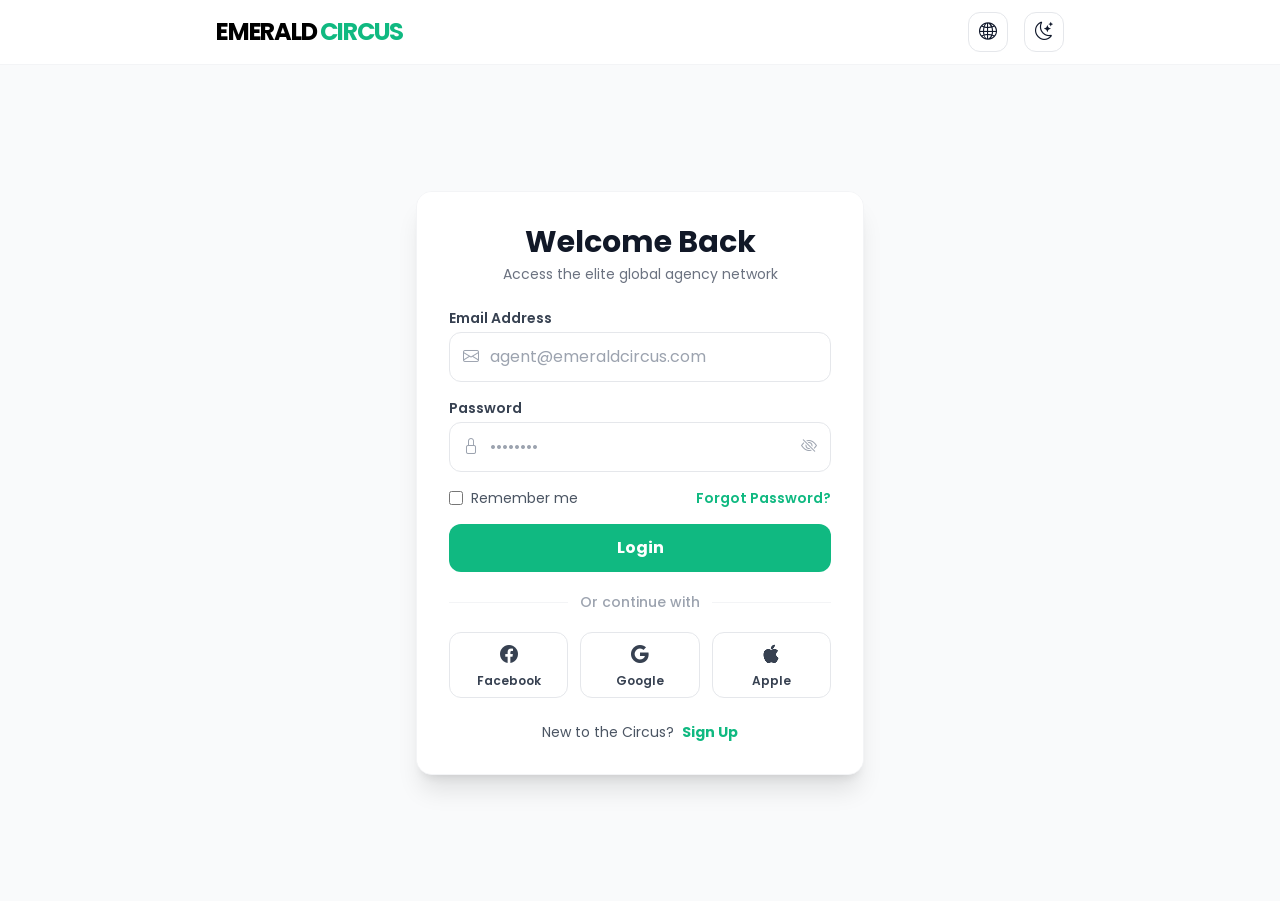
<file: circus/login.html>
<!DOCTYPE html>
<html lang="en" dir="ltr">

<head>
  <meta charset="UTF-8">
  <meta name="viewport" content="width=device-width, initial-scale=1.0">
  <title>Login - Emerald Circus</title>
  <link rel="icon" href="images/logo.jpeg">
  <link href="https://fonts.googleapis.com/css2?family=Poppins:wght@300;400;500;600;700&display=swap" rel="stylesheet">
  <script src="tailwind.js"></script>
  <link rel="stylesheet" href="https://cdn.jsdelivr.net/npm/bootstrap-icons@1.11.3/font/bootstrap-icons.min.css">

  <style>
    :root {
      --home-bg: #F8FAFC;
      /* Slate-50 */
      --text-color: #0F172A;
      /* Slate-900 */
    }

    [data-theme="dark"] {
      --home-bg: #0F172A;
      /* Deep Slate-900 */
      --text-color: #F8FAFC;
    }

    [data-theme="dark"] .card {
      background-color: #1E293B;
      border: 1px solid rgba(255, 255, 255, 0.1);
    }

    [data-theme="dark"] .card1 {
      background-color: #0F172A;
    }

    [data-theme="dark"] .title {
      color: white !important;
    }

    [data-theme="dark"] .border,
    [data-theme="dark"] .border-gray-200,
    [data-theme="dark"] .border-gray-100 {
      border-color: rgba(255, 255, 255, 0.1) !important;
    }

    /* Dark mode input styling */
    [data-theme="dark"] input {
      background-color: #1E293B;
      border: 1px solid rgba(255, 255, 255, 0.1);
      color: white;
    }

    [data-theme="dark"] input::placeholder {
      color: #94A3B8;
    }

    body {
      background: var(--home-bg);
      color: var(--text-color);
      transition: background-color 0.4s, color 0.4s;
    }
  </style>
</head>

<body class="font-sans text-sm sm:text-base">

  <nav class="card w-full bg-white shadow-sm transition-colors duration-300 border-b border-gray-100">
    <div class="max-w-4xl mx-auto px-4 sm:px-6 flex items-center justify-between h-16">
      <h1 class="text-xl sm:text-2xl tracking-tighter">
        <a href="index.html" class="font-bold uppercase">
          <span class="title text-black">EMERALD</span> <span class="text-[#10B981]">CIRCUS</span>
        </a>
      </h1>
      <div class="flex gap-3 sm:gap-4 text-xl">
        <button id="rtlToggle"
          class="title w-9 h-9 sm:w-10 sm:h-10 flex items-center justify-center rounded-xl border border-gray-200 hover:border-[#10B981] hover:text-[#10B981] font-bold transition-all">
          <i class="bi bi-globe2 text-base sm:text-lg"></i>
        </button>
        <button id="theme-toggle"
          class="title w-9 h-9 sm:w-10 sm:h-10 flex items-center justify-center rounded-xl border border-gray-200 hover:border-[#10B981] hover:text-[#10B981] transition-all">
          <i class="bi bi-moon-stars text-base sm:text-lg"></i>
        </button>
      </div>
    </div>
  </nav>

  <div class="card1 min-h-[calc(100vh-64px)] bg-gray-50 flex justify-center items-center p-4">

    <div
      class="w-full max-w-md bg-white rounded-2xl shadow-xl overflow-hidden flex flex-col items-stretch border border-gray-100">

      <div class="card flex-1 w-full p-6 sm:p-8 flex flex-col justify-center bg-white relative">

        <div class="w-full">

          <div class="text-center mb-6">
            <h2 class="title text-2xl sm:text-3xl font-bold text-gray-900 mb-1">
              Welcome Back
            </h2>
            <p class="text-gray-500 text-sm">Access the elite global agency network</p>
          </div>

          <form class="space-y-4">
            <div>
              <label class="title block text-sm font-semibold text-gray-700 mb-1">Email Address</label>
              <div class="relative">
                <span class="absolute left-3.5 top-1/2 -translate-y-1/2 text-gray-400">
                  <i class="bi bi-envelope"></i>
                </span>
                <input type="email" placeholder="agent@emeraldcircus.com"
                  class="w-full p-3 pl-10 rounded-xl border border-gray-200 focus:ring-2 focus:ring-[#10B981]/20 focus:border-[#10B981] outline-none transition text-sm sm:text-base"
                  required>
              </div>
            </div>

            <div>
              <label class="title block text-sm font-semibold text-gray-700 mb-1">Password</label>
              <div class="relative w-full">
                <span class="absolute left-3.5 top-1/2 -translate-y-1/2 text-gray-400">
                  <i class="bi bi-lock"></i>
                </span>
                <input type="password" id="loginPassword" placeholder="••••••••"
                  class="w-full p-3 pl-10 pr-10 rounded-xl border border-gray-200 focus:ring-2 focus:ring-[#10B981]/20 focus:border-[#10B981] outline-none transition text-sm sm:text-base"
                  required>
                <button type="button" onclick="togglePassword('loginPassword', this)"
                  class="absolute right-3.5 top-1/2 -translate-y-1/2 text-gray-400 hover:text-[#10B981] focus:outline-none transition-colors">
                  <i class="bi bi-eye-slash"></i>
                </button>
              </div>
            </div>

            <div class="flex items-center justify-between text-xs sm:text-sm mt-1">
              <div class="flex items-center gap-2">
                <input type="checkbox" id="remember" class="accent-[#10B981] w-3.5 h-3.5 cursor-pointer">
                <label for="remember" class="title cursor-pointer text-gray-600">Remember me</label>
              </div>
              <a href="#" class="text-[#10B981] font-semibold hover:underline decoration-2 underline-offset-2">Forgot
                Password?</a>
            </div>

            <button
              class="w-full bg-[#10B981] text-white py-3 rounded-xl font-bold transition duration-300 hover:bg-[#0D9668] mt-4 text-base">
              Login
            </button>
          </form>

          <div class="my-5 flex items-center">
            <hr class="flex-grow border-gray-100 dark:border-gray-600">
            <span class="px-3 text-gray-400 text-xs sm:text-sm font-medium">Or continue with</span>
            <hr class="flex-grow border-gray-100 dark:border-gray-600">
          </div>

          <div class="grid grid-cols-3 gap-2 sm:gap-3">
            <button type="button"
              class="flex flex-col items-center justify-center gap-1 py-2 border border-gray-200 dark:border-gray-600 rounded-xl hover:border-[#10B981] hover:text-[#10B981] transition duration-300 title group text-[10px] sm:text-xs font-semibold text-gray-700">
              <i class="bi bi-facebook text-lg group-hover:text-[#10B981] transition-colors"></i>
              <span>Facebook</span>
            </button>
            <button type="button"
              class="flex flex-col items-center justify-center gap-1 py-2 border border-gray-200 dark:border-gray-600 rounded-xl hover:border-[#10B981] hover:text-[#10B981] transition duration-300 title group text-[10px] sm:text-xs font-semibold text-gray-700">
              <i class="bi bi-google text-lg group-hover:text-[#10B981] transition-colors"></i>
              <span>Google</span>
            </button>
            <button type="button"
              class="flex flex-col items-center justify-center gap-1 py-2 border border-gray-200 dark:border-gray-600 rounded-xl hover:border-[#10B981] hover:text-[#10B981] transition duration-300 title group text-[10px] sm:text-xs font-semibold text-gray-700">
              <i class="bi bi-apple text-lg group-hover:text-[#10B981] transition-colors"></i>
              <span>Apple</span>
            </button>
          </div>

          <p class="title mt-6 text-center text-sm text-gray-600">
            New to the Circus?
            <a href="sign.html" class="text-[#10B981] font-bold hover:underline decoration-2 underline-offset-2 ml-1">
              Sign Up
            </a>
          </p>

        </div>
      </div>

    </div>
  </div>

  <script>
    // RTL Toggle
    const rtlToggle = document.getElementById('rtlToggle');
    rtlToggle.onclick = () => {
      document.documentElement.dir =
        document.documentElement.dir === "rtl" ? "ltr" : "rtl";
    }

    // Theme Toggle
    const btn = document.getElementById("theme-toggle");
    const saved = localStorage.getItem("theme");

    if (saved) {
      document.documentElement.dataset.theme = saved;
      btn.innerHTML = saved === "dark"
        ? '<i class="bi bi-sun-fill text-base sm:text-lg"></i>'
        : '<i class="bi bi-moon-stars text-base sm:text-lg"></i>';
    }

    btn.onclick = () => {
      let theme = document.documentElement.dataset.theme === "dark" ? "light" : "dark";
      document.documentElement.dataset.theme = theme;
      localStorage.setItem("theme", theme);
      btn.innerHTML = theme === "dark"
        ? '<i class="bi bi-sun-fill text-base sm:text-lg"></i>'
        : '<i class="bi bi-moon-stars text-base sm:text-lg"></i>';
    }

    tailwind.config = {
      theme: {
        extend: {
          fontFamily: {
            sans: ['Poppins', 'ui-sans-serif', 'system-ui'],
          },
        },
      },
    }

    // Toggle Password Visibility
    function togglePassword(inputId, btn) {
      const input = document.getElementById(inputId);
      const icon = btn.querySelector('i');
      if (input.type === 'password') {
        input.type = 'text';
        icon.classList.remove('bi-eye-slash');
        icon.classList.add('bi-eye');
      } else {
        input.type = 'password';
        icon.classList.remove('bi-eye');
        icon.classList.add('bi-eye-slash');
      }
    }
  </script>

</body>

</html>
</file>
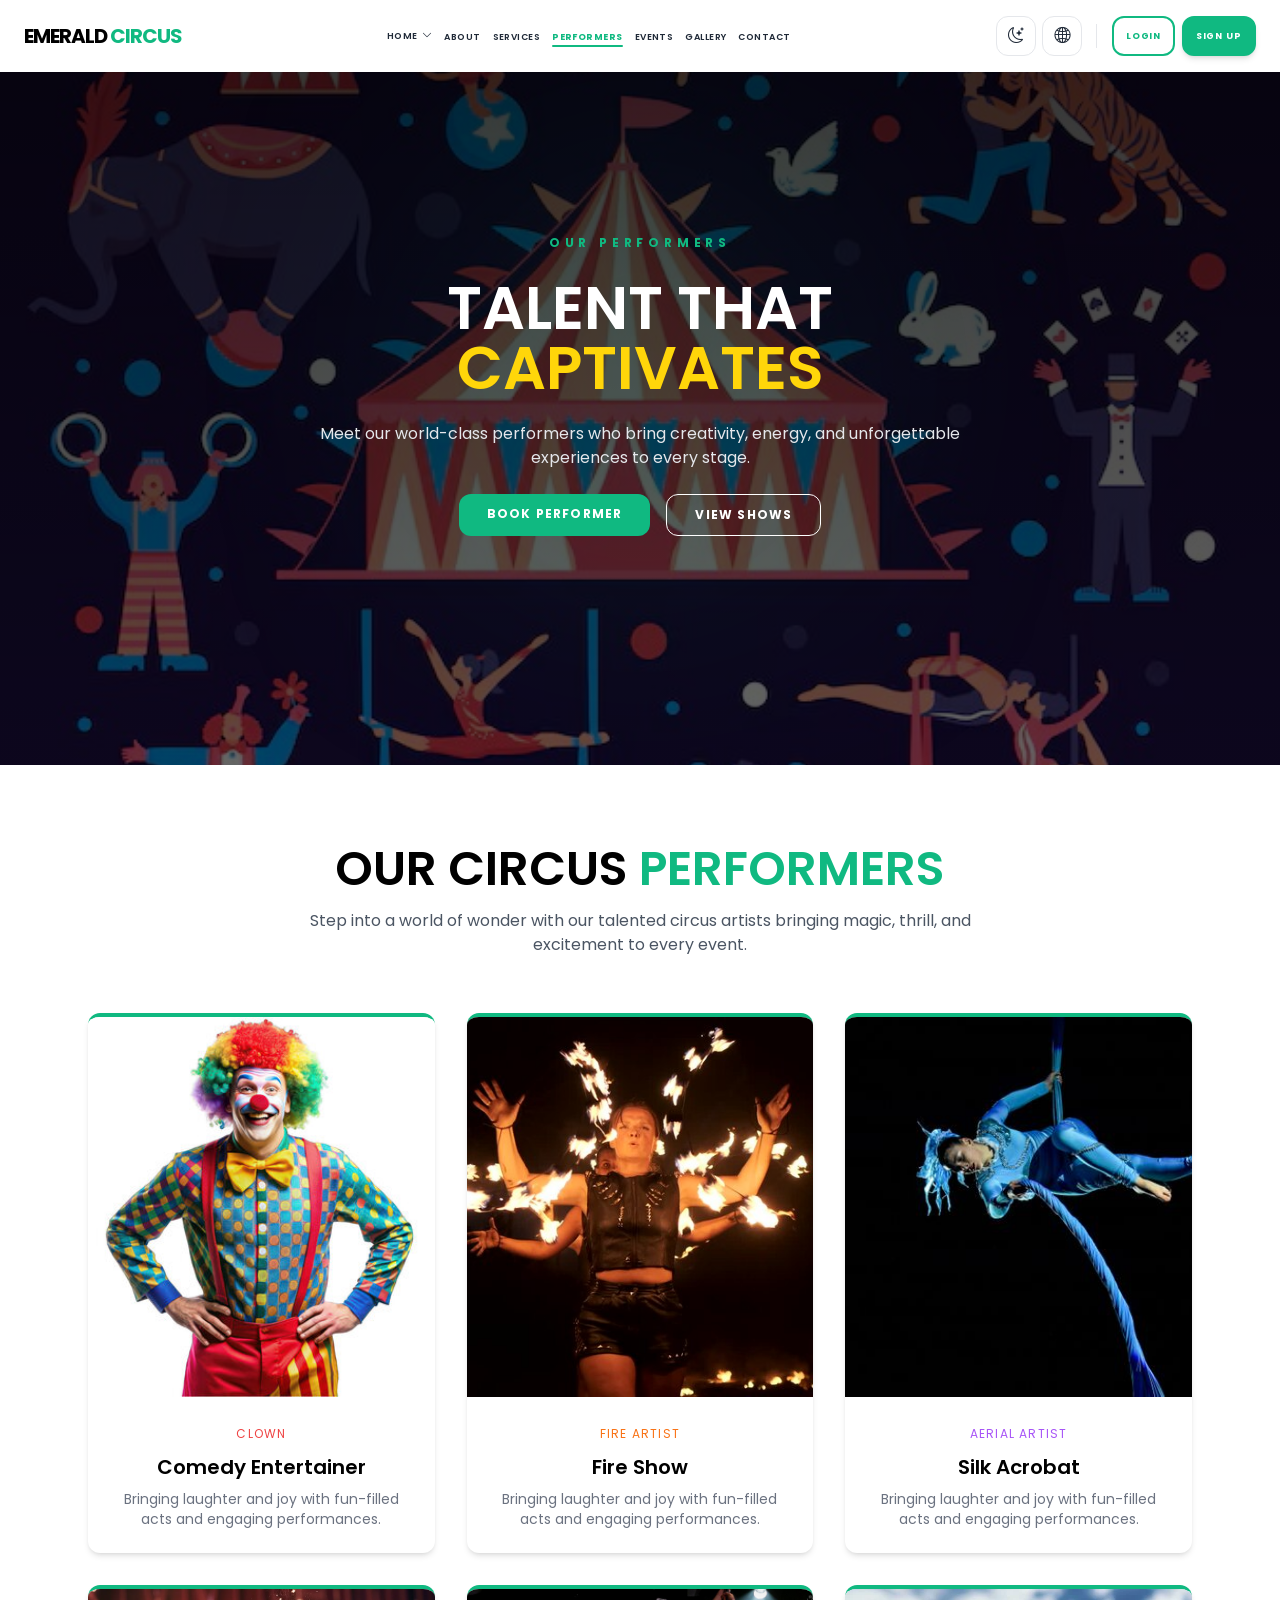
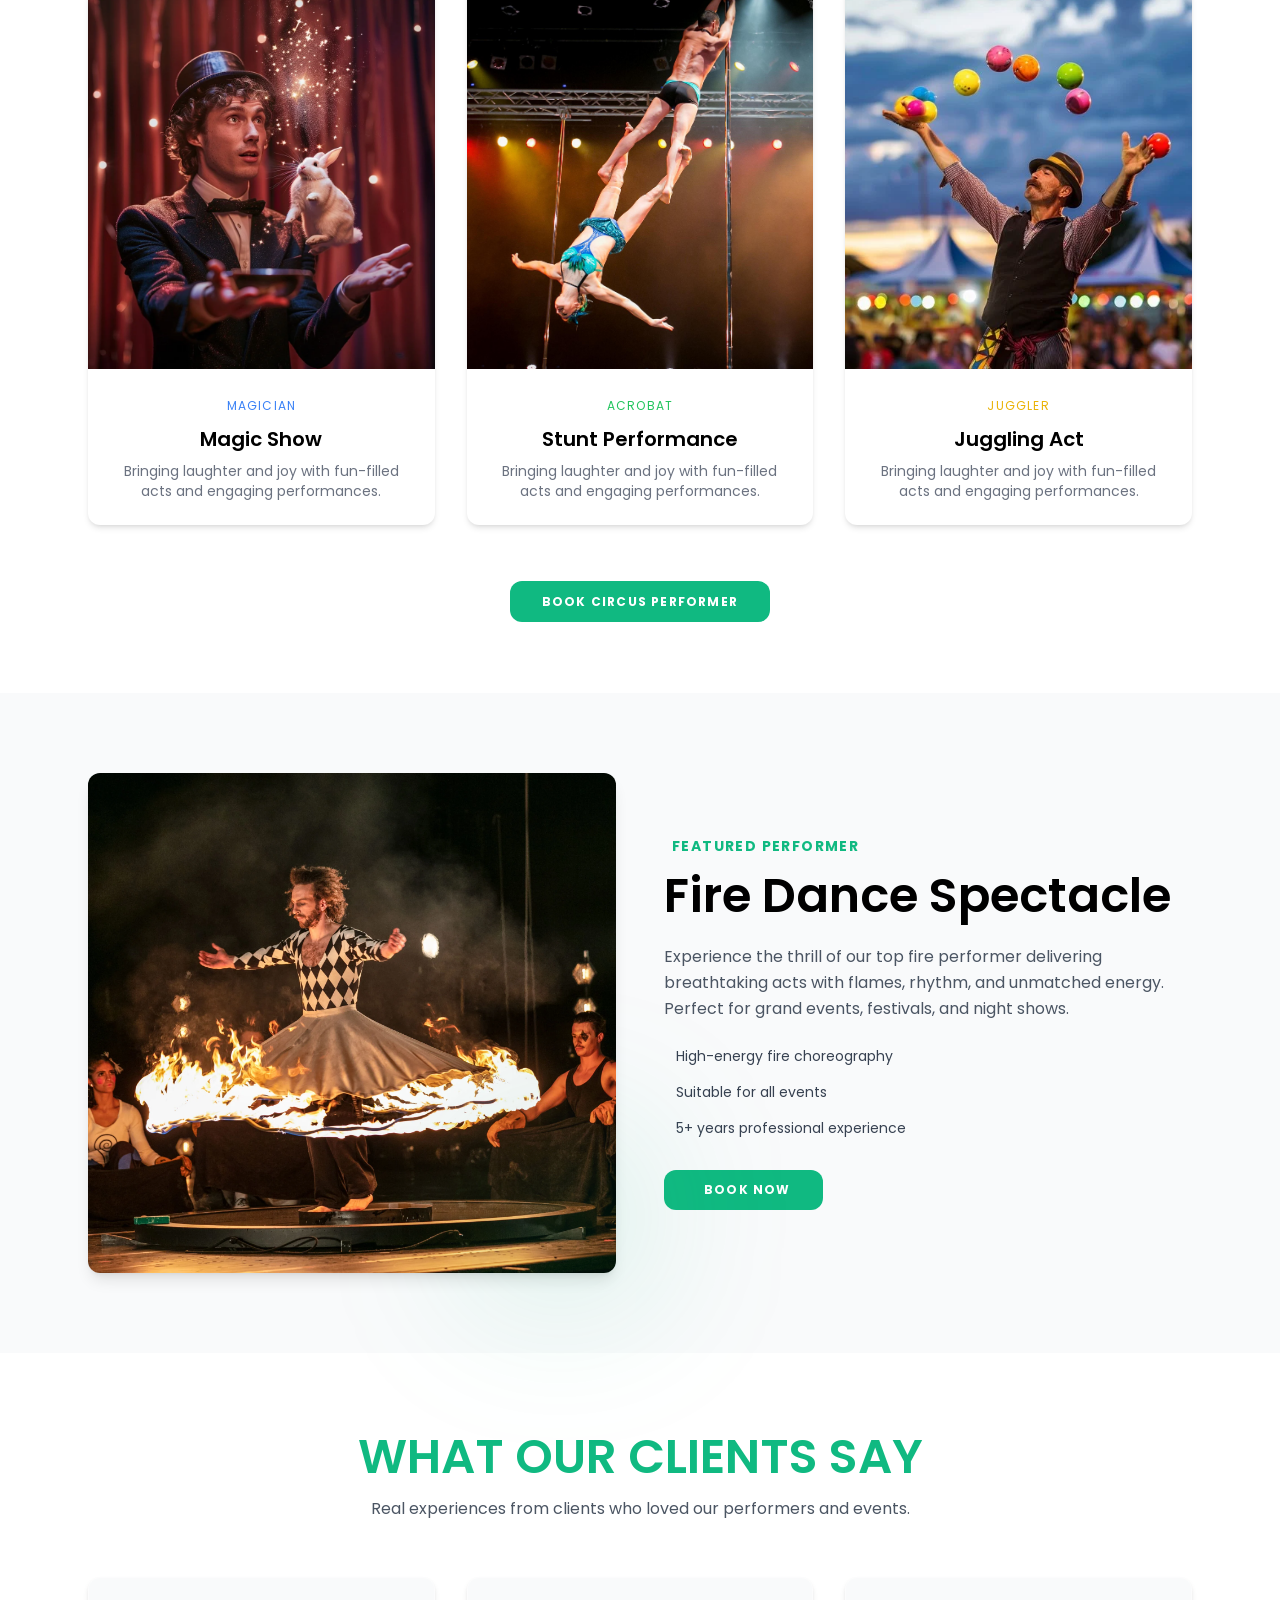
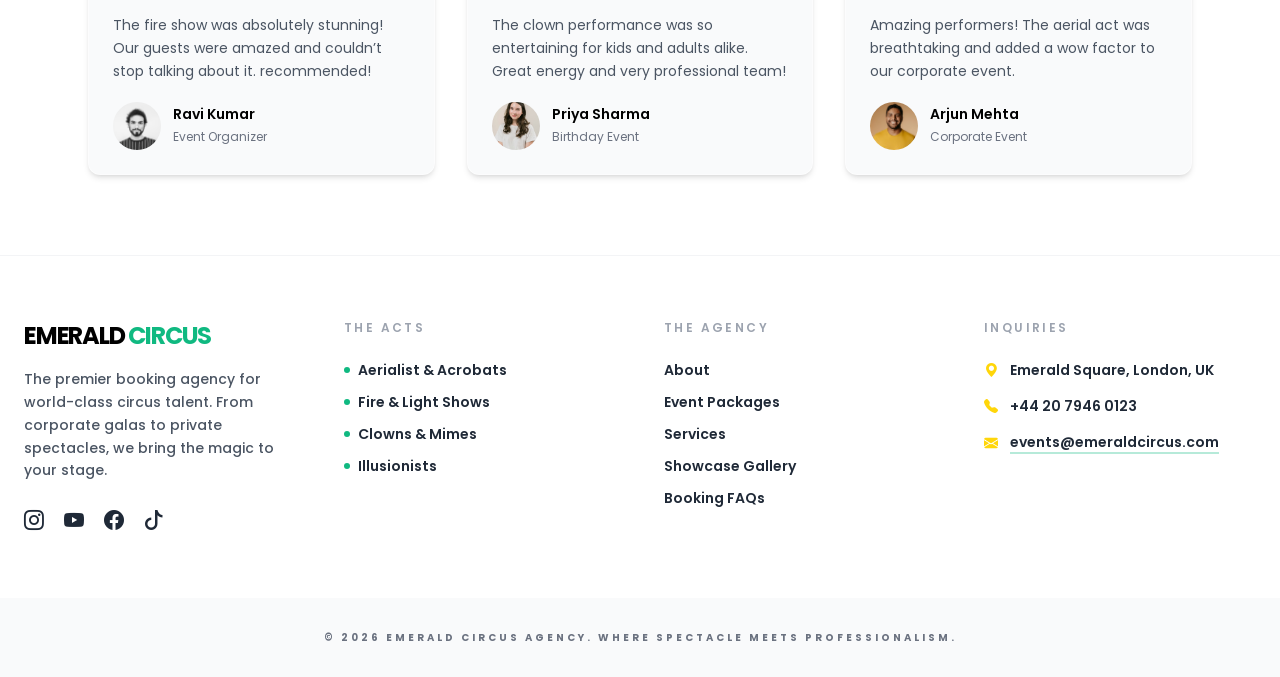
<file: circus/perform.html>
<!DOCTYPE html>
<html lang="en">

<head>
    <meta charset="UTF-8">
    <meta name="viewport" content="width=device-width, initial-scale=1.0">
    <title>Performers - Emerald Circus</title>
    <link rel="icon" href="images/logo.jpeg">
    <script src="tailwind.js"></script>
    <link rel="stylesheet" href="https://cdn.jsdelivr.net/npm/bootstrap-icons@1.11.3/font/bootstrap-icons.min.css">
    <link rel="stylesheet" href="navbar.css">
    <link rel="stylesheet" href="footer.css">
    <link rel="preconnect" href="https://fonts.googleapis.com">
    <link rel="preconnect" href="https://fonts.gstatic.com" crossorigin>
    <link href="https://fonts.googleapis.com/css2?family=Poppins:wght@300;400;500;600;700&display=swap"
        rel="stylesheet">
    <style>
        /* RTL */
        .rtl {
            direction: rtl;
        }

        /* THEME TOGGLE */
        :root {
            --home-bg: #ffffff;
            --text-color: #111111;
        }

        [data-theme="dark"] {
            --home-bg: #000000;
            --text-color: #ffffff;
        }

        body {
            background-color: var(--home-bg) !important;
            color: var(--text-color);
            transition: background-color 0.4s ease, color 0.4s ease;
        }

        [data-theme="dark"] section,
        [data-theme="dark"] section .bg-white,
        [data-theme="dark"] .card {
            background-color: #000000 !important;
            border: 1px solid rgba(255, 255, 255, 0.05) !important;
        }

        [data-theme="dark"] .border-gray-200,
        [data-theme="dark"] .border-gray-100 {
            border-color: rgba(255, 255, 255, 0.1) !important;
        }

        [data-theme="dark"] .bg-gradient-to-r {
            --tw-gradient-from: #000000 !important;
        }

        [data-theme="dark"] .btn,
        [data-theme="dark"] .btn1:hover {
            color: #000000 !important;
        }

        [data-theme="dark"] .title {
            color: #ffffff !important;
        }

        [data-theme="dark"] body,
        [data-theme="dark"] p,
        [data-theme="dark"] h1,
        [data-theme="dark"] h2,
        [data-theme="dark"] h3,
        [data-theme="dark"] h4,
        [data-theme="dark"] h5,
        [data-theme="dark"] h6,
        [data-theme="dark"] li,
        [data-theme="dark"] a,
        [data-theme="dark"] label,
        [data-theme="dark"] small,
        [data-theme="dark"] strong {
            color: #ffffff !important;
        }
        @media (max-width:400px){
            .title1{
                margin-top: 40px;
            }
        }
        h1, h2, h3, h4, h5, h6 {
            font-weight: 600 !important;
        }
        @keyframes slowZoom {
  0% { transform: scale(1.1); }
  100% { transform: scale(1.2); }
}

@keyframes fadeUp {
  0% {
    opacity: 0;
    transform: translateY(40px);
  }
  100% {
    opacity: 1;
    transform: translateY(0);
  }
}

@keyframes pulseSlow {
  0%, 100% { opacity: 0.5; }
  50% { opacity: 1; }
}

/* Animation Classes */
.animate-slowZoom {
  animation: slowZoom 20s ease-in-out infinite alternate;
}

.animate-fadeUp {
  animation: fadeUp 1s ease forwards;
}

.animate-pulseSlow {
  animation: pulseSlow 6s ease-in-out infinite;
}

/* Delay Utilities */
.delay-100 { animation-delay: 0.2s; }
.delay-200 { animation-delay: 0.4s; }
.delay-300 { animation-delay: 0.6s; }
.delay-500 { animation-delay: 0.8s; }
    </style>
    
</head>

<body class="font-sans">
    <!-- navbar -->
    <div id="navbar"></div>

    <!-- HERO BANNER -->

<section class="relative h-[75vh] md:h-[85vh] flex items-center justify-center text-center overflow-hidden">

  <!-- Background Image -->
  <img src="images/bg5.jpg"
       alt="Performers"
       class="absolute inset-0 w-full h-full object-cover scale-110 animate-slowZoom">

  <!-- Gradient Overlay -->
  <div class="absolute inset-0 bg-gradient-to-b from-black/80 via-black/70 to-black/60"></div>

  <!-- Glow Effect -->
  <div class="absolute top-1/3 left-1/2 -translate-x-1/2 w-60 h-60 bg-[#10B981]/30 blur-[140px] rounded-full animate-pulseSlow"></div>

  <!-- Content -->
  <div class="relative z-10 max-w-[800px] px-6 md:px-12 text-white space-y-6">

    <!-- Tag -->
    <span class="text-[#10B981] text-xs font-bold tracking-[0.4em] uppercase inline-block animate-fadeUp delay-100">
      Our Performers
    </span>

    <!-- Heading -->
    <h1 class="text-4xl md:text-6xl font-black uppercase leading-tight animate-fadeUp delay-200">
      Talent That <br>
      <span class="text-[#FFD60A]">Captivates</span>
    </h1>

    <!-- Description -->
    <p class="text-gray-200 text-sm md:text-base leading-relaxed animate-fadeUp delay-300">
      Meet our world-class performers who bring creativity, energy, and 
      unforgettable experiences to every stage.
    </p>

    <!-- Buttons -->
    <div class="flex justify-center gap-4 flex-wrap animate-fadeUp delay-500">

      <a href="contact.html"
         class="bg-[#10B981] px-7 py-3 text-xs font-bold uppercase tracking-widest rounded-xl
                hover:bg-black hover:scale-105 transition duration-300">
        Book Performer
      </a>

      <a href="gallery.html"
         class="btn1 border border-white px-7 py-3 text-xs font-bold uppercase tracking-widest rounded-xl
                hover:bg-white hover:text-black hover:scale-105 transition duration-300">
        View Shows
      </a>

    </div>

  </div>

</section>
<!-- SECTION1 -->
 <section class="bg-white py-20">

  <div class="max-w-[1200px] mx-auto px-6 md:px-12">

    <!-- Heading -->
    <div class="text-center mb-14">
      <h2 class="text-3xl md:text-5xl font-black text-black uppercase mb-4">
        Our Circus <span class="text-[#10B981]">Performers</span>
      </h2>
      <p class="text-gray-600 max-w-2xl mx-auto">
        Step into a world of wonder with our talented circus artists bringing magic, thrill, and excitement to every event.
      </p>
    </div>

    <!-- Grid -->
    <div class="grid md:grid-cols-2 lg:grid-cols-3 gap-8">

      <!-- Clown -->
      <div class="group bg-white rounded-xl shadow-md hover:shadow-2xl transition overflow-hidden border-t-4 border-[#10B981]">

        <div class="overflow-hidden">
          <img src="images/image1.jpg"
               class="w-full h-[380px] object-cover group-hover:scale-110 transition duration-500">
        </div>

        <div class="p-6 text-center">

          <span class="text-xs text-red-500 uppercase tracking-widest">
            Clown
          </span>

          <h3 class="text-black text-xl font-bold mt-2">
            Comedy Entertainer
          </h3>

          <p class="text-gray-500 text-sm mt-2">
            Bringing laughter and joy with fun-filled acts and engaging performances.
          </p>

        </div>

      </div>

      <!-- Fire Performer -->
      <div class="group bg-white rounded-xl shadow-md hover:shadow-2xl transition overflow-hidden border-t-4 border-[#10B981]">

        <div class="overflow-hidden">
          <img src="images/image2.jpg"
               class="w-full h-[380px] object-cover group-hover:scale-110 transition duration-500">
        </div>

        <div class="p-6 text-center">

          <span class="text-xs text-orange-500 uppercase tracking-widest">
            Fire Artist
          </span>

          <h3 class="text-black text-xl font-bold mt-2">
            Fire Show
          </h3>

          <p class="text-gray-500 text-sm mt-2">
           Bringing laughter and joy with fun-filled acts and engaging performances.
          </p>

        </div>

      </div>

      <!-- Aerial Artist -->
      <div class="group bg-white rounded-xl shadow-md hover:shadow-2xl transition overflow-hidden border-t-4 border-[#10B981]">

        <div class="overflow-hidden">
          <img src="images/image3.jpg"
               class="w-full h-[380px] object-cover group-hover:scale-110 transition duration-500">
        </div>

        <div class="p-6 text-center">

          <span class="text-xs text-purple-500 uppercase tracking-widest">
            Aerial Artist
          </span>

          <h3 class="text-black text-xl font-bold mt-2">
            Silk Acrobat
          </h3>

          <p class="text-gray-500 text-sm mt-2">
           Bringing laughter and joy with fun-filled acts and engaging performances.
          </p>

        </div>

      </div>

      <!-- Magician -->
      <div class="group bg-white rounded-xl shadow-md hover:shadow-2xl transition overflow-hidden border-t-4 border-[#10B981]">

        <div class="overflow-hidden">
          <img src="images/image4.webp"
               class="w-full h-[380px] object-cover group-hover:scale-110 transition duration-500">
        </div>

        <div class="p-6 text-center">

          <span class="text-xs text-blue-500 uppercase tracking-widest">
            Magician
          </span>

          <h3 class="text-black text-xl font-bold mt-2">
            Magic Show
          </h3>

          <p class="text-gray-500 text-sm mt-2">
           Bringing laughter and joy with fun-filled acts and engaging performances.
          </p>

        </div>

      </div>

      <!-- Acrobat -->
      <div class="group bg-white rounded-xl shadow-md hover:shadow-2xl transition overflow-hidden border-t-4 border-[#10B981]">

        <div class="overflow-hidden">
          <img src="images/image5.jpg"
               class="w-full h-[380px] object-cover group-hover:scale-110 transition duration-500">
        </div>

        <div class="p-6 text-center">

          <span class="text-xs text-green-500 uppercase tracking-widest">
            Acrobat
          </span>

          <h3 class="text-black text-xl font-bold mt-2">
            Stunt Performance
          </h3>

          <p class="text-gray-500 text-sm mt-2">
            Bringing laughter and joy with fun-filled acts and engaging performances.
          </p>

        </div>

      </div>

      <!-- Juggler -->
      <div class="group bg-white rounded-xl shadow-md hover:shadow-2xl transition overflow-hidden border-t-4 border-[#10B981]">

        <div class="overflow-hidden">
          <img src="images/image6.webp"
               class="w-full h-[380px] object-cover group-hover:scale-110 transition duration-500">
        </div>

        <div class="p-6 text-center">

          <span class="text-xs text-yellow-500 uppercase tracking-widest">
            Juggler
          </span>

          <h3 class="text-black text-xl font-bold mt-2">
            Juggling Act
          </h3>

          <p class="text-gray-500 text-sm mt-2">
            Bringing laughter and joy with fun-filled acts and engaging performances.
          </p>

        </div>

      </div>

    </div>

    <!-- CTA -->
    <div class="text-center mt-16">
      <a href="contact.html"
         class="bg-[#10B981] text-white px-8 py-3 rounded-xl text-xs font-bold uppercase tracking-widest 
                hover:bg-black transition">
        Book Circus Performer
      </a>
    </div>

  </div>

</section>
<!-- SECTION2 -->
 <section class="bg-gray-50 py-20">

  <div class="max-w-[1200px] mx-auto px-6 md:px-12 grid md:grid-cols-2 gap-12 items-center">

    <!-- Image -->
    <div class="relative group">
      <img src="images/img2.webp"
           class="w-full h-[500px] object-cover rounded-xl shadow-lg group-hover:scale-105 transition duration-500">

      <!-- Glow -->
      <div class="absolute -bottom-6 -right-6 w-40 h-40 bg-[#10B981]/20 blur-[80px] rounded-full"></div>
    </div>

    <!-- Content -->
    <div>

      <span class="text-sm text-[#10B981] font-bold uppercase tracking-widest flex items-center gap-2">
        <i class="fa-solid fa-star"></i>
        Featured Performer
      </span>

      <h2 class="text-3xl md:text-5xl font-black text-black mt-4 leading-tight">
        Fire Dance Spectacle
      </h2>

      <p class="text-gray-600 mt-6 leading-relaxed">
        Experience the thrill of our top fire performer delivering breathtaking 
        acts with flames, rhythm, and unmatched energy. Perfect for grand events, 
        festivals, and night shows.
      </p>

      <!-- Highlights with Icons -->
      <div class="mt-6 space-y-4 text-sm text-gray-700">

        <div class="flex items-center gap-3">
          <i class="fa-solid fa-fire text-red-500 text-lg"></i>
          <p>High-energy fire choreography</p>
        </div>

        <div class="flex items-center gap-3">
          <i class="fa-solid fa-tents text-yellow-500 text-lg"></i>
          <p>Suitable for all events</p>
        </div>

        <div class="flex items-center gap-3">
          <i class="fa-solid fa-medal text-green-500 text-lg"></i>
          <p>5+ years professional experience</p>
        </div>

      </div>

      <!-- Buttons -->
      <div class="mt-8 flex gap-4 flex-wrap">

        <a href="contact.html"
           class="bg-[#10B981] text-white px-8 py-3 rounded-xl text-xs font-bold uppercase tracking-widest 
                  hover:bg-black transition flex items-center gap-2">
          <i class="fa-solid fa-calendar-check"></i>
          Book Now
        </a>

      </div>

    </div>

  </div>

</section>
<!-- SECTION3 -->
 <section class="bg-white py-20">

  <div class="max-w-[1200px] mx-auto px-6 md:px-12">

    <!-- Heading -->
    <div class="text-center mb-14">
      <h2 class="text-3xl md:text-5xl font-black text-[#10B981] uppercase mb-4">
        What Our Clients Say
      </h2>
      <p class="text-gray-600 max-w-2xl mx-auto">
        Real experiences from clients who loved our performers and events.
      </p>
    </div>

    <!-- Grid -->
    <div class="grid md:grid-cols-2 lg:grid-cols-3 gap-8">

      <!-- Card 1 -->
      <div class="card border border-white/50 bg-gray-50 p-6 rounded-xl shadow-md hover:shadow-xl transition">

        <!-- Stars -->
        <div class="text-yellow-400 mb-3">
          <i class="fa-solid fa-star"></i>
          <i class="fa-solid fa-star"></i>
          <i class="fa-solid fa-star"></i>
          <i class="fa-solid fa-star"></i>
          <i class="fa-solid fa-star"></i>
        </div>

        <p class="text-gray-600 text-sm leading-relaxed">
          The fire show was absolutely stunning! Our guests were amazed and 
          couldn’t stop talking about it. recommended!
        </p>

        <!-- User -->
        <div class="flex items-center gap-3 mt-5">

          <img src="images/team3.avif"
               class="w-12 h-12 rounded-full object-cover">

          <div>
            <h4 class="text-black font-semibold text-sm">Ravi Kumar</h4>
            <span class="text-gray-500 text-xs">Event Organizer</span>
          </div>

        </div>

      </div>

      <!-- Card 2 -->
      <div class="card border border-white/50 bg-gray-50 p-6 rounded-xl shadow-md hover:shadow-xl transition">

        <div class="text-yellow-400 mb-3">
          <i class="fa-solid fa-star"></i>
          <i class="fa-solid fa-star"></i>
          <i class="fa-solid fa-star"></i>
          <i class="fa-solid fa-star"></i>
          <i class="fa-solid fa-star"></i>
        </div>

        <p class="text-gray-600 text-sm leading-relaxed">
          The clown performance was so entertaining for kids and adults alike. 
          Great energy and very professional team!
        </p>

        <div class="flex items-center gap-3 mt-5">

          <img src="images/team1.avif"
               class="w-12 h-12 rounded-full object-cover">

          <div>
            <h4 class="text-black font-semibold text-sm">Priya Sharma</h4>
            <span class="text-gray-500 text-xs">Birthday Event</span>
          </div>

        </div>

      </div>

      <!-- Card 3 -->
      <div class="card border border-white/50 bg-gray-50 p-6 rounded-xl shadow-md hover:shadow-xl transition">

        <div class="text-yellow-400 mb-3">
          <i class="fa-solid fa-star"></i>
          <i class="fa-solid fa-star"></i>
          <i class="fa-solid fa-star"></i>
          <i class="fa-solid fa-star"></i>
          <i class="fa-solid fa-star"></i>
        </div>

        <p class="text-gray-600 text-sm leading-relaxed">
          Amazing performers! The aerial act was breathtaking and added a wow 
          factor to our corporate event.
        </p>

        <div class="flex items-center gap-3 mt-5">

          <img src="images/team4.avif"
               class="w-12 h-12 rounded-full object-cover">

          <div>
            <h4 class="text-black font-semibold text-sm">Arjun Mehta</h4>
            <span class="text-gray-500 text-xs">Corporate Event</span>
          </div>

        </div>

      </div>

    </div>

  </div>

</section>

                 <!-- FOOTER -->
    <div id="footer"></div>
    <script>
        tailwind.config = {
            darkMode: ['selector', '[data-theme="dark"]'],
            theme: {
                extend: {
                    fontFamily: {
                        sans: ['Poppins', 'ui-sans-serif', 'system-ui'],
                    },
                },
            },
        }
        lucide.createIcons();
    </script>
    <script src="navbar.js"></script>
    <script src="footer.js"></script>
</body>

</html>
</file>
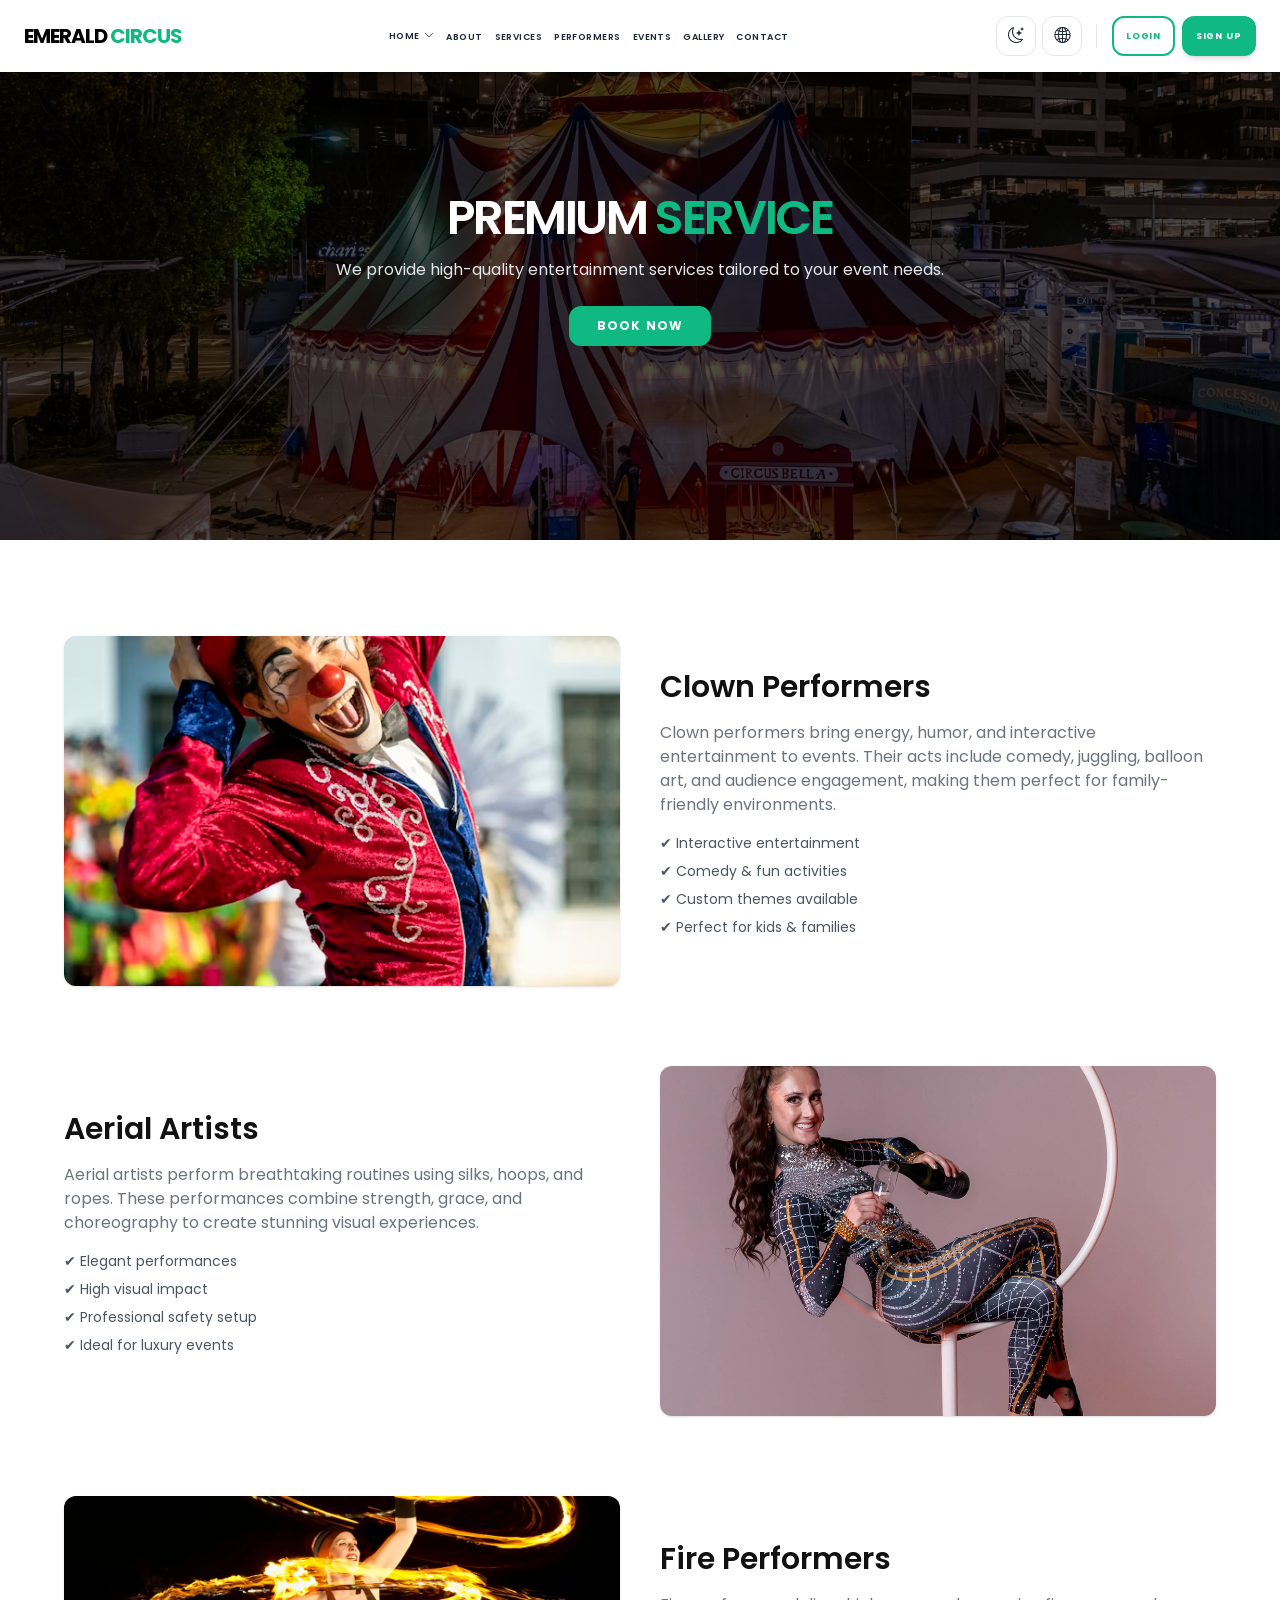
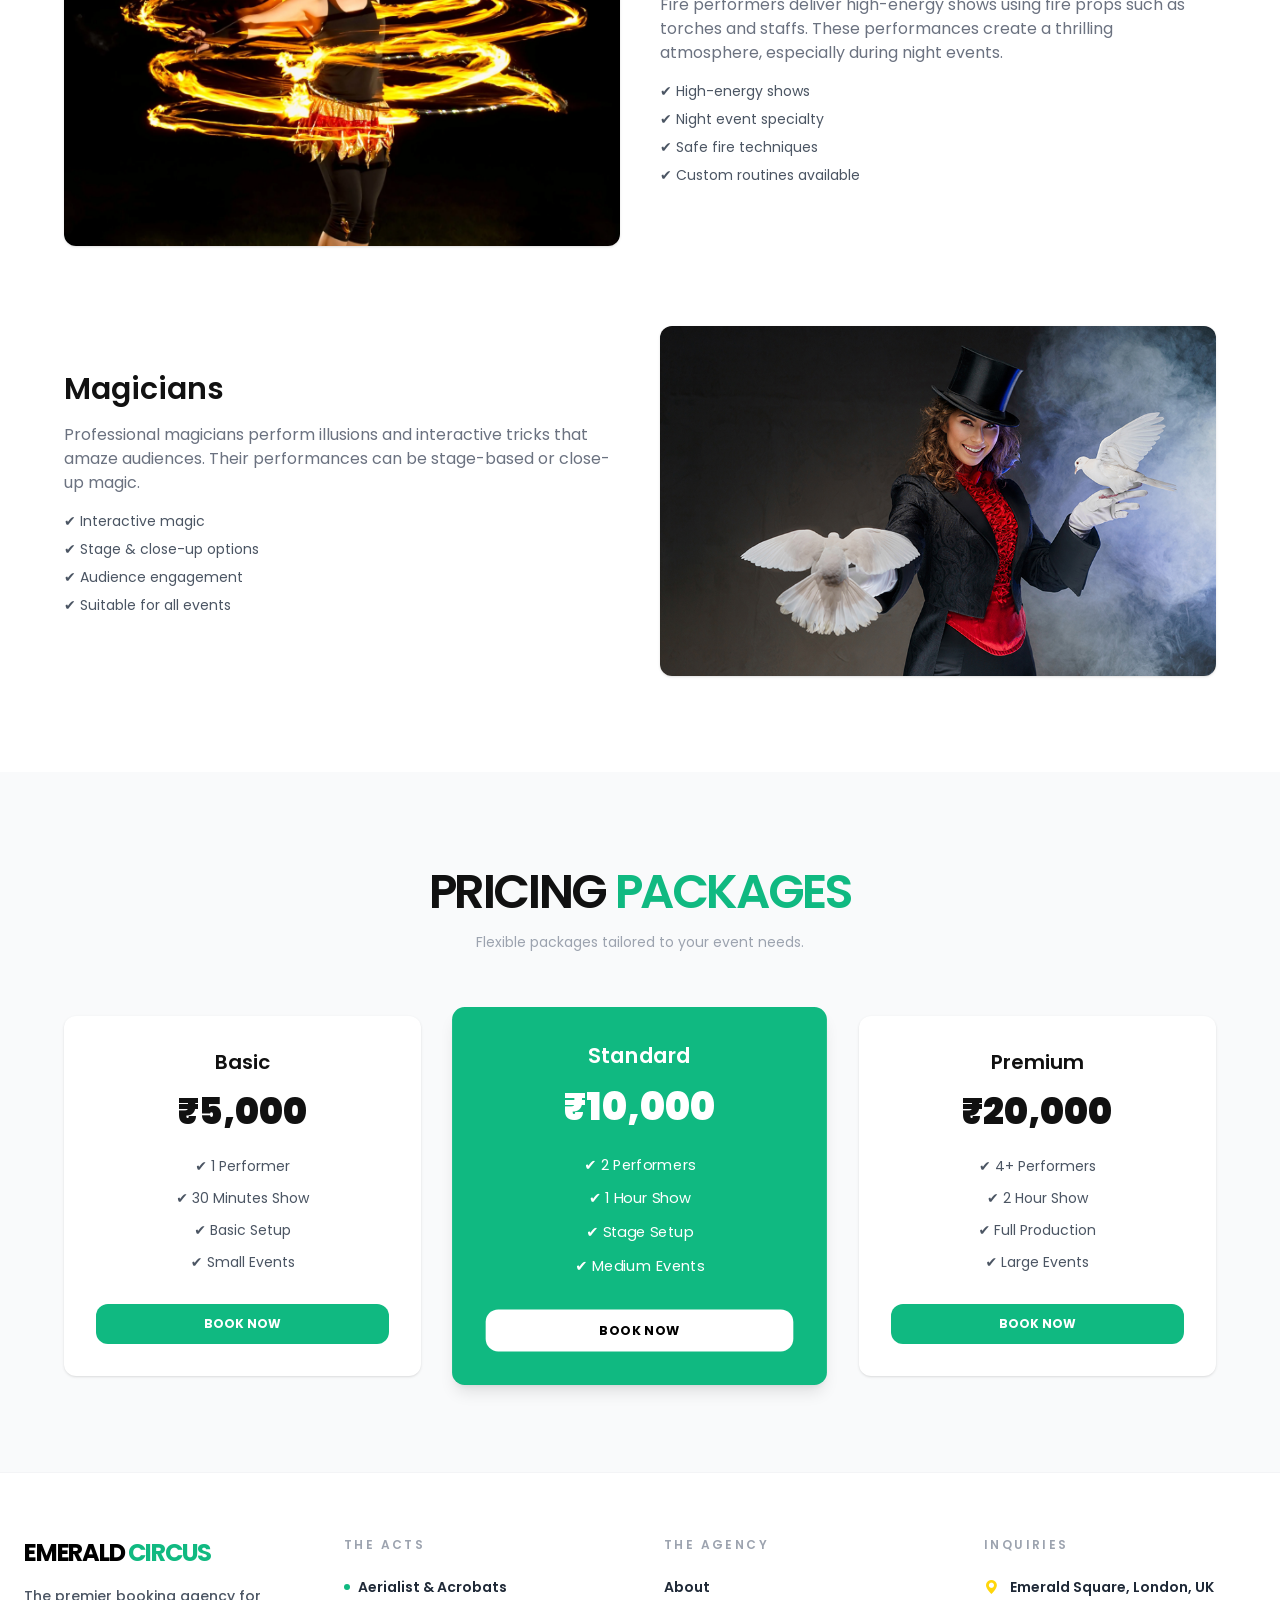
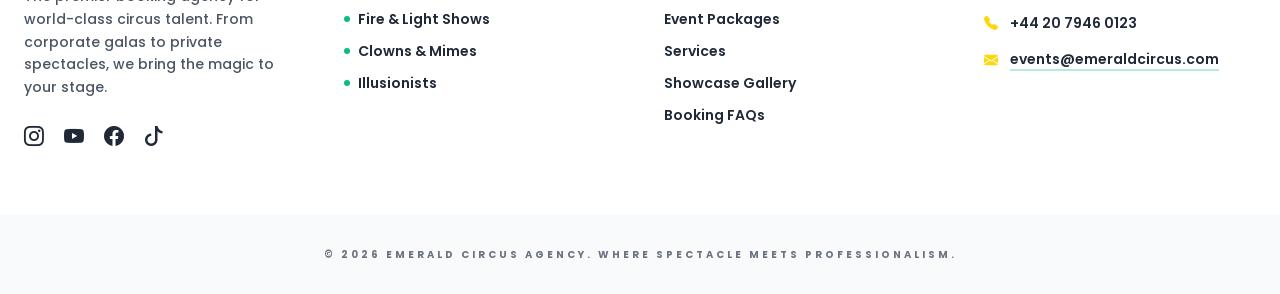
<file: circus/service-detail.html>
<!DOCTYPE html>
<html lang="en">

<head>
    <meta charset="UTF-8">
    <meta name="viewport" content="width=device-width, initial-scale=1.0">
    <title>Service Details - Emerald Circus</title>
    <link rel="icon" href="images/logo.jpeg">
    <script src="tailwind.js"></script>
    <link rel="stylesheet" href="https://cdn.jsdelivr.net/npm/bootstrap-icons@1.11.3/font/bootstrap-icons.min.css">
    <link rel="stylesheet" href="navbar.css">
    <link rel="stylesheet" href="footer.css">
    <link rel="preconnect" href="https://fonts.googleapis.com">
    <link rel="preconnect" href="https://fonts.gstatic.com" crossorigin>
    <link href="https://fonts.googleapis.com/css2?family=Poppins:wght@300;400;500;600;700&display=swap"
        rel="stylesheet">
    <style>
        /* RTL */
        .rtl {
            direction: rtl;
        }

        /* THEME TOGGLE */
        :root {
            --home-bg: #ffffff;
            --text-color: #111111;
        }

        [data-theme="dark"] {
            --home-bg: #000000;
            --text-color: #ffffff;
        }

        body {
            background-color: var(--home-bg) !important;
            color: var(--text-color);
            transition: background-color 0.4s ease, color 0.4s ease;
        }

        [data-theme="dark"] section,
        [data-theme="dark"] section .bg-white,
        [data-theme="dark"] .card {
            background-color: #000000 !important;
            border: 1px solid rgba(255, 255, 255, 0.05) !important;
        }

        [data-theme="dark"] .border-gray-200,
        [data-theme="dark"] .border-gray-100 {
            border-color: rgba(255, 255, 255, 0.1) !important;
        }

        [data-theme="dark"] .bg-gradient-to-r {
            --tw-gradient-from: #000000 !important;
        }

        [data-theme="dark"] .btn,
        [data-theme="dark"] .btn1:hover {
            color: #000000 !important;
        }

        [data-theme="dark"] .title {
            color: #ffffff !important;
        }

        [data-theme="dark"] body,
        [data-theme="dark"] p,
        [data-theme="dark"] h1,
        [data-theme="dark"] h2,
        [data-theme="dark"] h3,
        [data-theme="dark"] h4,
        [data-theme="dark"] h5,
        [data-theme="dark"] h6,
        [data-theme="dark"] li,
        [data-theme="dark"] a,
        [data-theme="dark"] label,
        [data-theme="dark"] small,
        [data-theme="dark"] strong {
            color: #ffffff !important;
        }
        @media (max-width:400px){
            .title1{
                margin-top: 40px;
            }
        }
        h1, h2, h3, h4, h5, h6 {
            font-weight: 600 !important;
        }
          @keyframes ping-slow {
        75%, 100% {
            transform: scale(2.2);
            opacity: 0;
        }
    }
    .animate-ping-slow {
        animation: ping-slow 3s cubic-bezier(0, 0, 0.2, 1) infinite;
    }
    </style>
</head>

<body class="font-sans">
    <!-- navbar -->
    <div id="navbar"></div>

    <!-- HERO BANNER -->
<section class="relative h-[50vh] md:h-[60vh] flex items-center justify-center text-center overflow-hidden">

  <!-- Background Image -->
  <img src="images/bg4.webp"
       alt="Service"
       class="absolute inset-0 w-full h-full object-cover">

  <!-- Overlay -->
  <div class="absolute inset-0 bg-black/70"></div>

  <!-- Content -->
  <div class="relative z-10 px-6 max-w-3xl text-white">

    <!-- Heading -->
    <h1 id="service-title"
        class="text-3xl md:text-5xl font-black uppercase tracking-tighter mb-4">
        Premium <span class="text-[#10B981]">Service</span>
    </h1>

    <!-- Description -->
    <p id="service-desc"
       class="text-gray-200 text-sm md:text-base mb-6">
       We provide high-quality entertainment services tailored to your event needs.
    </p>

    <!-- CTA -->
    <a href="contact.html"
       class="inline-block bg-[#10B981] px-7 py-3 rounded-xl text-xs font-bold uppercase tracking-widest hover:bg-[#FFD60A] hover:text-black transition">
      Book Now
    </a>

  </div>

</section>
<!-- SECTION1 -->
 <!-- ALL SERVICES DETAILS -->
<section class="py-24 bg-white">
  <div class="max-w-[1200px] mx-auto px-6 space-y-20">

    <!-- SERVICE 1 -->
    <div class="grid md:grid-cols-2 gap-10 items-center">

      <img src="images/bg1.avif"
           class="w-full h-[350px] object-cover rounded-xl shadow">

      <div>
        <h2 class="text-3xl font-black mb-4">Clown Performers</h2>
        <p class="text-gray-500 mb-4">
          Clown performers bring energy, humor, and interactive entertainment to events.
          Their acts include comedy, juggling, balloon art, and audience engagement,
          making them perfect for family-friendly environments.
        </p>

        <ul class="text-sm text-gray-600 space-y-2 mb-4">
          <li>✔ Interactive entertainment</li>
          <li>✔ Comedy & fun activities</li>
          <li>✔ Custom themes available</li>
          <li>✔ Perfect for kids & families</li>
        </ul>
      </div>

    </div>

    <!-- SERVICE 2 -->
    <div class="grid md:grid-cols-2 gap-10 items-center">

      <div>
        <h2 class="text-3xl font-black mb-4">Aerial Artists</h2>
        <p class="text-gray-500 mb-4">
          Aerial artists perform breathtaking routines using silks, hoops, and ropes.
          These performances combine strength, grace, and choreography to create
          stunning visual experiences.
        </p>

        <ul class="text-sm text-gray-600 space-y-2 mb-4">
          <li>✔ Elegant performances</li>
          <li>✔ High visual impact</li>
          <li>✔ Professional safety setup</li>
          <li>✔ Ideal for luxury events</li>
        </ul>
      </div>

      <img src="images/pic7.jpg"
           class="w-full h-[350px] object-cover rounded-xl shadow">

    </div>

    <!-- SERVICE 3 -->
    <div class="grid md:grid-cols-2 gap-10 items-center">

      <img src="images/pic8.webp"
           class="w-full h-[350px] object-cover rounded-xl shadow">

      <div>
        <h2 class="text-3xl font-black mb-4">Fire Performers</h2>
        <p class="text-gray-500 mb-4">
          Fire performers deliver high-energy shows using fire props such as torches
          and staffs. These performances create a thrilling atmosphere, especially
          during night events.
        </p>

        <ul class="text-sm text-gray-600 space-y-2 mb-4">
          <li>✔ High-energy shows</li>
          <li>✔ Night event specialty</li>
          <li>✔ Safe fire techniques</li>
          <li>✔ Custom routines available</li>
        </ul>
      </div>

    </div>

    <!-- SERVICE 4 -->
    <div class="grid md:grid-cols-2 gap-10 items-center">

      <div>
        <h2 class="text-3xl font-black mb-4">Magicians</h2>
        <p class="text-gray-500 mb-4">
          Professional magicians perform illusions and interactive tricks that amaze
          audiences. Their performances can be stage-based or close-up magic.
        </p>

        <ul class="text-sm text-gray-600 space-y-2 mb-4">
          <li>✔ Interactive magic</li>
          <li>✔ Stage & close-up options</li>
          <li>✔ Audience engagement</li>
          <li>✔ Suitable for all events</li>
        </ul>
      </div>

      <img src="images/pic4.avif"
           class="w-full h-[350px] object-cover rounded-xl shadow">

    </div>

  </div>
</section>
<!-- SECTION2 -->
 <!-- PRICING SECTION -->
<section class="py-24 bg-gray-50">
  <div class="max-w-[1200px] mx-auto px-6 text-center">

    <!-- Heading -->
    <h2 class="text-4xl md:text-5xl font-black uppercase tracking-tighter mb-4">
      Pricing <span class="text-[#10B981]">Packages</span>
    </h2>
    <p class="text-gray-400 mb-16 text-sm">
      Flexible packages tailored to your event needs.
    </p>

    <!-- Cards -->
    <div class="grid md:grid-cols-3 gap-10">

      <!-- BASIC -->
      <div class="bg-white p-8 rounded-xl shadow hover:shadow-xl transition">

        <h3 class="text-xl font-bold mb-4">Basic</h3>
        <p class="text-4xl font-black mb-6">₹5,000</p>

        <ul class="text-sm text-gray-600 space-y-3 mb-8">
          <li>✔ 1 Performer</li>
          <li>✔ 30 Minutes Show</li>
          <li>✔ Basic Setup</li>
          <li>✔ Small Events</li>
        </ul>

        <a href="contact.html"
           class="block bg-[#10B981] text-white py-3 rounded-xl text-xs font-bold uppercase hover:bg-black transition">
          Book Now
        </a>

      </div>

      <!-- STANDARD -->
      <div class="bg-[#10B981] text-white p-8 rounded-xl shadow-lg scale-105">

        <h3 class="text-xl font-bold mb-4">Standard</h3>
        <p class="text-4xl font-black mb-6">₹10,000</p>

        <ul class="text-sm space-y-3 mb-8">
          <li>✔ 2 Performers</li>
          <li>✔ 1 Hour Show</li>
          <li>✔ Stage Setup</li>
          <li>✔ Medium Events</li>
        </ul>

        <a href="contact.html"
           class="block bg-white text-black py-3 rounded-xl text-xs font-bold uppercase hover:bg-[#FFD60A] transition">
          Book Now
        </a>

      </div>

      <!-- PREMIUM -->
      <div class="bg-white p-8 rounded-xl shadow hover:shadow-xl transition">

        <h3 class="text-xl font-bold mb-4">Premium</h3>
        <p class="text-4xl font-black mb-6">₹20,000</p>

        <ul class="text-sm text-gray-600 space-y-3 mb-8">
          <li>✔ 4+ Performers</li>
          <li>✔ 2 Hour Show</li>
          <li>✔ Full Production</li>
          <li>✔ Large Events</li>
        </ul>

        <a href="contact.html"
           class="block bg-[#10B981] text-white py-3 rounded-xl text-xs font-bold uppercase hover:bg-black transition">
          Book Now
        </a>

      </div>

    </div>

  </div>
</section>
               <!-- FOOTER -->
    <div id="footer"></div>
    <script>
        tailwind.config = {
            darkMode: ['selector', '[data-theme="dark"]'],
            theme: {
                extend: {
                    fontFamily: {
                        sans: ['Poppins', 'ui-sans-serif', 'system-ui'],
                    },
                },
            },
        }
        lucide.createIcons();
    </script>
    <script src="navbar.js"></script>
    <script src="footer.js"></script>
</body>

</html>
</file>
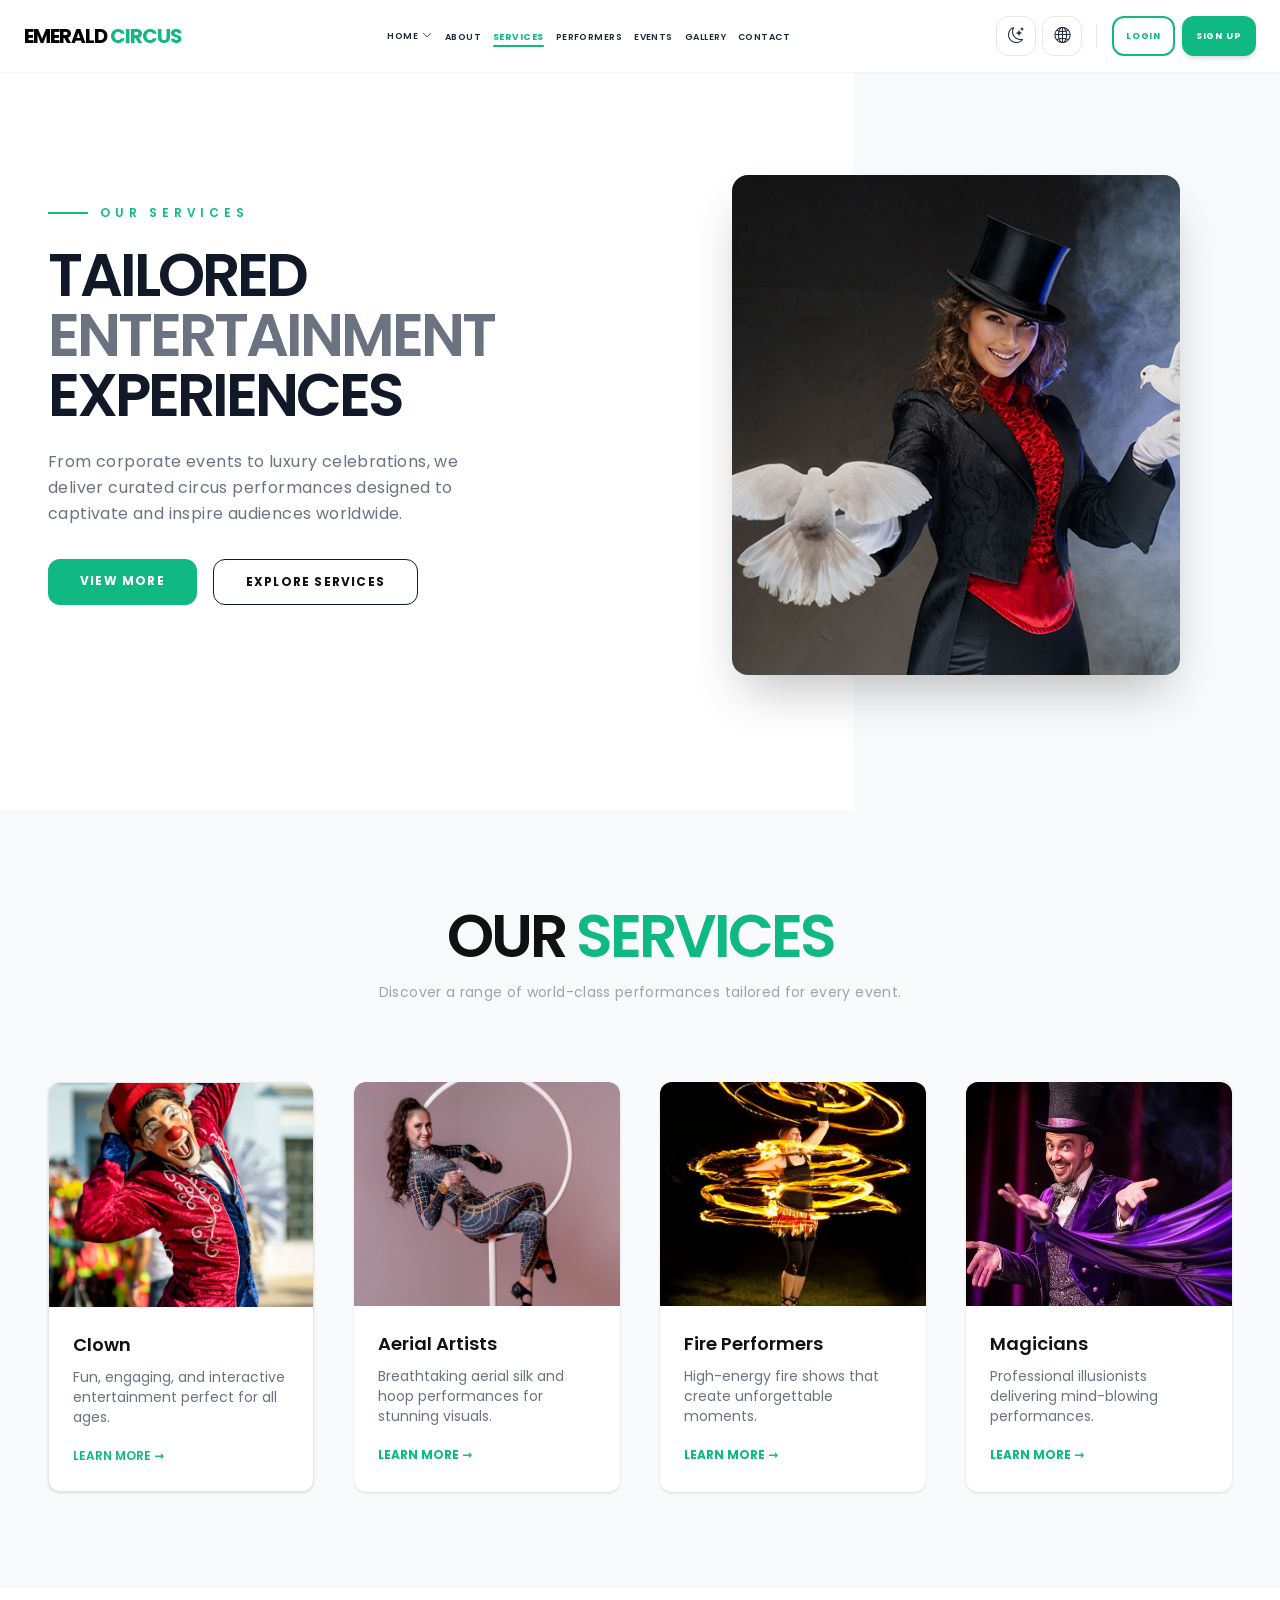
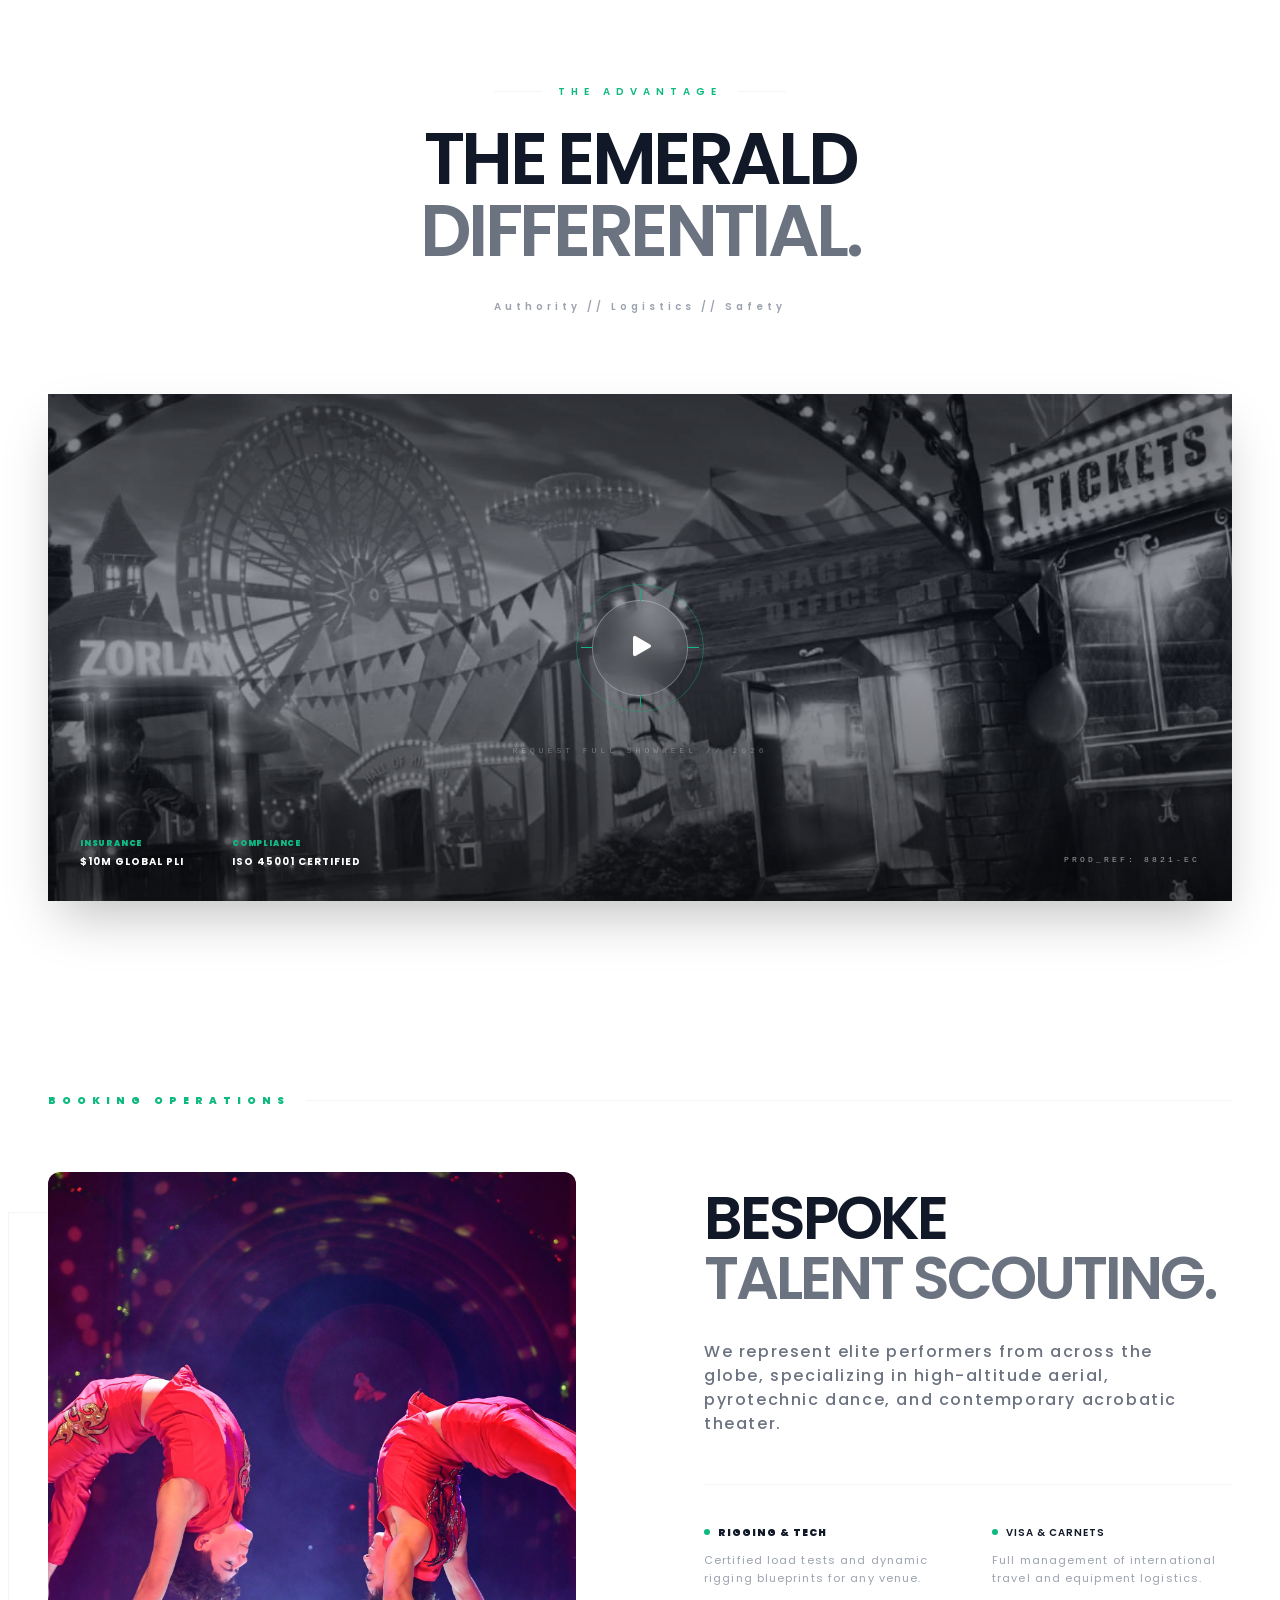
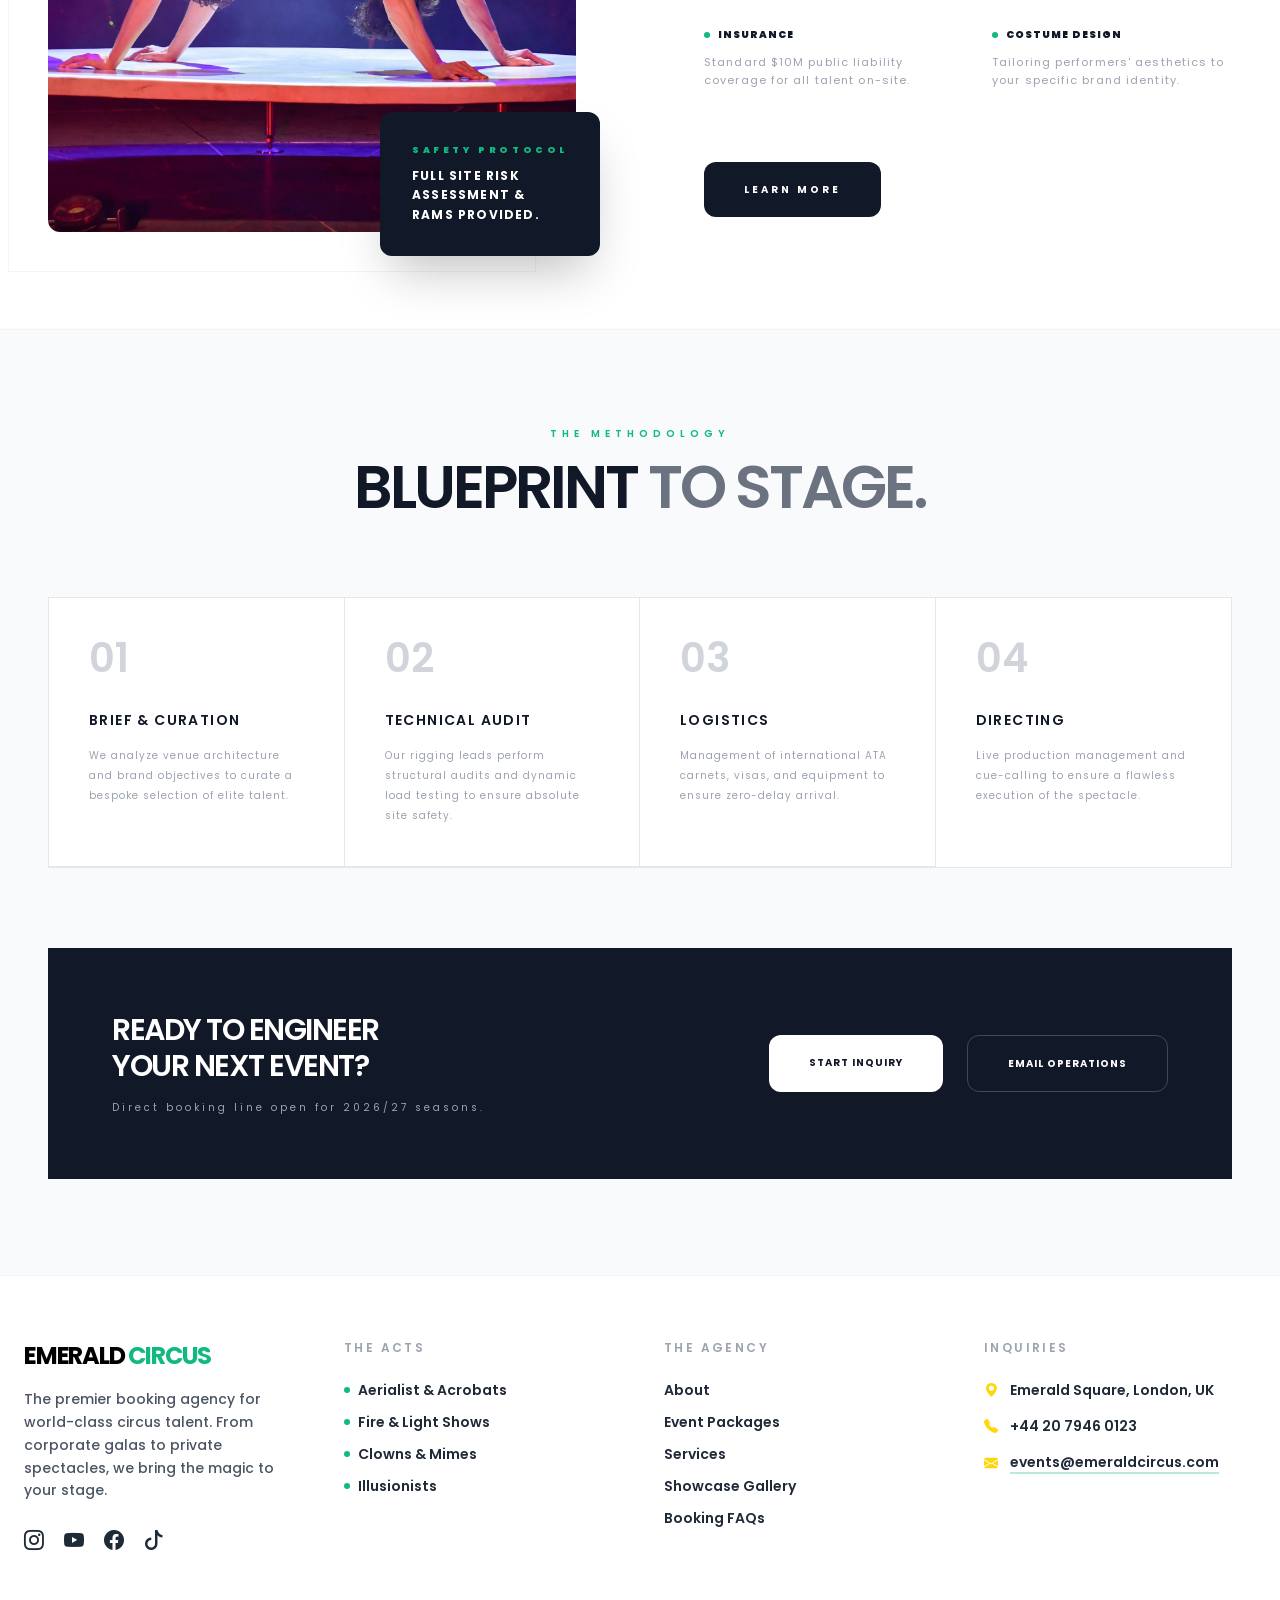
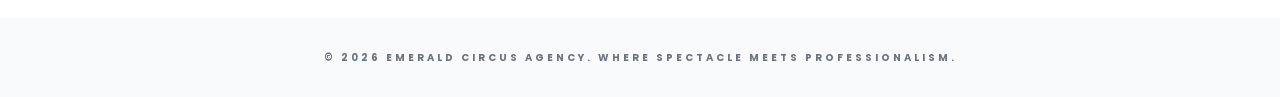
<file: circus/service.html>
<!DOCTYPE html>
<html lang="en">

<head>
    <meta charset="UTF-8">
    <meta name="viewport" content="width=device-width, initial-scale=1.0">
    <title>Services - Emerald Circus</title>
    <link rel="icon" href="images/logo.jpeg">
    <script src="tailwind.js"></script>
    <link rel="stylesheet" href="https://cdn.jsdelivr.net/npm/bootstrap-icons@1.11.3/font/bootstrap-icons.min.css">
    <link rel="stylesheet" href="navbar.css">
    <link rel="stylesheet" href="footer.css">
    <link rel="preconnect" href="https://fonts.googleapis.com">
    <link rel="preconnect" href="https://fonts.gstatic.com" crossorigin>
    <link href="https://fonts.googleapis.com/css2?family=Poppins:wght@300;400;500;600;700&display=swap"
        rel="stylesheet">
    <style>
        /* RTL */
        .rtl {
            direction: rtl;
        }

        /* THEME TOGGLE */
        :root {
            --home-bg: #ffffff;
            --text-color: #111111;
        }

        [data-theme="dark"] {
            --home-bg: #000000;
            --text-color: #ffffff;
        }

        body {
            background-color: var(--home-bg) !important;
            color: var(--text-color);
            transition: background-color 0.4s ease, color 0.4s ease;
        }

        [data-theme="dark"] section,
        [data-theme="dark"] section .bg-white,
        [data-theme="dark"] .card {
            background-color: #000000 !important;
            border: 1px solid rgba(255, 255, 255, 0.05) !important;
        }

        [data-theme="dark"] .border-gray-200,
        [data-theme="dark"] .border-gray-100 {
            border-color: rgba(255, 255, 255, 0.1) !important;
        }

        [data-theme="dark"] .bg-gradient-to-r {
            --tw-gradient-from: #000000 !important;
        }

        [data-theme="dark"] .btn,
        [data-theme="dark"] .btn1:hover {
            color: #000000 !important;
        }

        [data-theme="dark"] .title {
            color: #ffffff !important;
        }

        [data-theme="dark"] body,
        [data-theme="dark"] p,
        [data-theme="dark"] h1,
        [data-theme="dark"] h2,
        [data-theme="dark"] h3,
        [data-theme="dark"] h4,
        [data-theme="dark"] h5,
        [data-theme="dark"] h6,
        [data-theme="dark"] li,
        [data-theme="dark"] a,
        [data-theme="dark"] label,
        [data-theme="dark"] small,
        [data-theme="dark"] strong {
            color: #ffffff !important;
        }
        @media (max-width:400px){
            .title1{
                margin-top: 40px;
            }
        }
        h1, h2, h3, h4, h5, h6 {
            font-weight: 600 !important;
        }
          @keyframes ping-slow {
        75%, 100% {
            transform: scale(2.2);
            opacity: 0;
        }
    }
    .animate-ping-slow {
        animation: ping-slow 3s cubic-bezier(0, 0, 0.2, 1) infinite;
    }
    </style>
</head>

<body class="font-sans">
    <!-- navbar -->
    <div id="navbar"></div>

    <!-- HERO BANNER -->
<!-- SERVICES HERO - BALANCED HEIGHT -->
<section class="relative min-h-screen lg:min-h-[90vh] flex items-center bg-white dark:bg-black overflow-hidden pt-28 pb-16 lg:py-0">

  <div class="max-w-[1440px] mx-auto px-6 md:px-12 w-full relative z-10">
    <div class="grid lg:grid-cols-2 gap-12 lg:gap-20 items-center">

      <!-- LEFT CONTENT -->
      <div class="order-2 lg:order-1 text-center lg:text-left">

        <!-- Tag -->
        <div class="flex items-center justify-center lg:justify-start gap-3 mb-6">
          <span class="w-10 h-[2px] bg-[#10B981]"></span>
          <span class="text-[#10B981] text-xs font-semibold tracking-[0.4em] uppercase">
            Our Services
          </span>
        </div>

        <!-- Heading -->
        <h1 class="text-4xl md:text-5xl lg:text-6xl font-semibold uppercase tracking-tighter leading-[1.1] mb-6 text-gray-900 dark:text-white">
          Tailored <br class="hidden lg:block">
          <span class="text-gray-500">Entertainment</span> <br class="hidden lg:block">
          Experiences
        </h1>

        <!-- Description -->
        <p class="text-gray-500 dark:text-gray-400 max-w-md mx-auto lg:mx-0 mb-8 leading-relaxed tracking-wide">
          From corporate events to luxury celebrations, we deliver curated 
          circus performances designed to captivate and inspire audiences worldwide.
        </p>

        <!-- Buttons -->
        <div class="flex flex-wrap justify-center lg:justify-start gap-4">
          <a href="service-detail.html"
             class="bg-[#10B981] text-white px-8 py-3.5 rounded-xl font-bold uppercase text-xs tracking-widest hover:bg-black transition-all">
            View More
          </a>

          <a href="service-detail.html"
             class="btn1 border border-gray-900 dark:border-white/20 px-8 py-3.5 rounded-xl font-bold uppercase text-xs tracking-widest hover:bg-gray-900 dark:hover:bg-white hover:text-white dark:hover:text-black transition-all">
            Explore Services
          </a>
        </div>

      </div>

      <!-- RIGHT IMAGE -->
      <div class="relative flex justify-center order-1 lg:order-2">

        <!-- Image Container -->
        <div class="relative w-full max-w-sm md:max-w-md h-[300px] md:h-[400px] lg:h-[500px] overflow-hidden rounded-2xl shadow-2xl mt-10">
          <img src="images/pic4.avif"
               alt="Circus Services"
               class="w-full h-full object-cover transform hover:scale-105 transition duration-700">
        </div>

      </div>

    </div>
  </div>

  <!-- Background Decoration -->
  <div class="absolute top-0 right-0 w-1/3 h-full bg-gray-50 dark:bg-white/5 -z-0 hidden lg:block"></div>

</section>
<!-- SECTION1 -->
 <!-- SERVICES - CARDS -->
<section class="py-24 bg-gray-50">
  <div class="max-w-[1440px] mx-auto px-6 md:px-12">

    <!-- Heading -->
    <div class="text-center mb-20">
      <h2 class="text-4xl md:text-6xl font-semibold uppercase tracking-tighter">
        Our <span class="text-[#10B981]">Services</span>
      </h2>
      <p class="text-gray-400 mt-4 text-sm tracking-wide">
        Discover a range of world-class performances tailored for every event.
      </p>
    </div>

    <!-- Grid -->
    <div class="grid md:grid-cols-2 lg:grid-cols-4 gap-10">

      <!-- CARD -->
      <div class="group bg-white dark:bg-white/5 border dark:border-white/10 rounded-xl overflow-hidden shadow hover:shadow-xl transition">

        <div class="overflow-hidden">
          <img src="images/bg1.avif"
               class="w-full h-56 object-cover group-hover:scale-110 transition duration-500">
        </div>

        <div class="p-6">
          <h3 class="font-semibold text-lg mb-2">Clown</h3>
          <p class="text-gray-500 text-sm mb-4">
            Fun, engaging, and interactive entertainment perfect for all ages.
          </p>
          <a href="service-detail.html" class="text-[#10B981] text-xs font-semibold uppercase">
            Learn More →
          </a>
        </div>

      </div>

      <!-- CARD -->
      <div class="group bg-white rounded-xl overflow-hidden shadow hover:shadow-xl transition">

        <div class="overflow-hidden">
          <img src="images/pic7.jpg"
               class="w-full h-56 object-cover group-hover:scale-110 transition duration-500">
        </div>

        <div class="p-6">
          <h3 class="font-bold text-lg mb-2">Aerial Artists</h3>
          <p class="text-gray-500 text-sm mb-4">
            Breathtaking aerial silk and hoop performances for stunning visuals.
          </p>
          <a href="service-detail.html" class="text-[#10B981] text-xs font-bold uppercase">
            Learn More →
          </a>
        </div>

      </div>

      <!-- CARD -->
      <div class="group bg-white rounded-xl overflow-hidden shadow hover:shadow-xl transition">

        <div class="overflow-hidden">
          <img src="images/pic8.webp"
               class="w-full h-56 object-cover group-hover:scale-110 transition duration-500">
        </div>

        <div class="p-6">
          <h3 class="font-bold text-lg mb-2">Fire Performers</h3>
          <p class="text-gray-500 text-sm mb-4">
            High-energy fire shows that create unforgettable moments.
          </p>
          <a href="service-detail.html" class="text-[#10B981] text-xs font-bold uppercase">
            Learn More →
          </a>
        </div>

      </div>

      <!-- CARD -->
      <div class="group bg-white rounded-xl overflow-hidden shadow hover:shadow-xl transition">

        <div class="overflow-hidden">
          <img src="images/pic5.webp"
               class="w-full h-56 object-cover group-hover:scale-110 transition duration-500">
        </div>

        <div class="p-6">
          <h3 class="font-bold text-lg mb-2">Magicians</h3>
          <p class="text-gray-500 text-sm mb-4">
            Professional illusionists delivering mind-blowing performances.
          </p>
          <a href="service-detail.html" class="text-[#10B981] text-xs font-bold uppercase">
            Learn More →
          </a>
        </div>

      </div>

    </div>

  </div>
</section>
<!-- SECTION2 -->
<section class="relative py-24 bg-white overflow-hidden group">
    <div class="max-w-[1440px] mx-auto px-6 md:px-12">
        
        <div class="text-center max-w-3xl mx-auto mb-20">
            <div class="flex items-center justify-center gap-4 mb-6">
                <span class="w-12 h-[1px] bg-gray-100 dark:bg-white/10"></span>
                <span class="text-[#10B981] text-[10px] font-semibold uppercase tracking-[0.6em]">The Advantage</span>
                <span class="w-12 h-[1px] bg-gray-100 dark:bg-white/10"></span>
            </div>
            <h2 class="text-5xl md:text-7xl font-semibold uppercase tracking-tighter leading-[0.85] text-gray-900">
                The Emerald <br> <span class="text-gray-500">Differential.</span>
            </h2>
            <p class="mt-8 text-[10px] font-semibold tracking-[0.4em] text-gray-400">
                Authority // Logistics // Safety
            </p>
        </div>

        <div class="relative cursor-pointer">
            
            <div class="relative w-full aspect-video md:aspect-[21/9] overflow-hidden bg-gray-900 shadow-2xl">
                <img src="images/bg3.jpg" alt="Production Reel" class="w-full h-full object-cover opacity-60 grayscale group-hover:grayscale-0 group-hover:scale-105 transition-all duration-1000">
                
                <div class="absolute inset-0 flex items-center justify-center">
                    <div class="relative flex items-center justify-center">
                        
                        <div class="absolute w-32 h-32 rounded-full border border-[#10B981]/40 animate-ping-slow"></div>
                        
                        <div class="relative w-24 h-24 rounded-full border border-white/30 flex items-center justify-center backdrop-blur-md bg-white/5 group-hover:bg-[#10B981]/10 group-hover:border-[#10B981] transition-all duration-700">
                            
                            <i class="bi bi-play-fill text-white text-4xl ml-1 group-hover:scale-110 transition-transform"></i>
                            
                            <div class="absolute -top-3 w-[1px] h-3 bg-[#10B981]"></div>
                            <div class="absolute -bottom-3 w-[1px] h-3 bg-[#10B981]"></div>
                            <div class="absolute -left-3 h-[1px] w-3 bg-[#10B981]"></div>
                            <div class="absolute -right-3 h-[1px] w-3 bg-[#10B981]"></div>
                        </div>

                        <div class="absolute -bottom-16">
                            <span class="text-[8px] font-mono text-white/40 uppercase tracking-[0.5em] whitespace-nowrap">
                                Request Full Showreel // 2026
                            </span>
                        </div>
                    </div>
                </div>

                <div class="absolute inset-0 bg-gradient-to-t from-black/40 via-transparent to-black/20 pointer-events-none"></div>
            </div>

            <div class="absolute bottom-0 left-0 w-full p-8 hidden md:flex justify-between items-end z-20 pointer-events-none">
                <div class="flex gap-12">
                    <div class="flex flex-col gap-1">
                        <span class="text-[8px] font-black text-[#10B981] uppercase tracking-widest">Insurance</span>
                        <span class="text-[10px] font-bold text-white uppercase tracking-widest">$10M Global PLI</span>
                    </div>
                    <div class="flex flex-col gap-1">
                        <span class="text-[8px] font-black text-[#10B981] uppercase tracking-widest">Compliance</span>
                        <span class="text-[10px] font-bold text-white uppercase tracking-widest">ISO 45001 Certified</span>
                    </div>
                </div>
                <div class="text-right">
                    <span class="text-[8px] font-mono text-white/60 tracking-[0.4em]">PROD_REF: 8821-EC</span>
                </div>
            </div>
        </div>
    </div>
</section>

<!-- SECTION3 -->
 <section class="py-24 bg-white dark:bg-black border-b border-gray-50 dark:border-white/5">
    <div class="max-w-[1440px] mx-auto px-6 md:px-12">
        
        <div class="flex items-center gap-4 mb-16">
            <span class="text-[10px] font-black tracking-[0.6em] uppercase text-[#10B981]">Booking Operations</span>
            <div class="flex-grow h-[1px] bg-gray-100"></div>
        </div>

        <div class="grid grid-cols-1 lg:grid-cols-2 gap-20 lg:gap-32 items-center">
            
            <div class="relative">
                <div class="aspect-[4/5] overflow-hidden bg-gray-100 relative z-10 rounded-xl">
                    <img src="images/pic9.jpeg" alt="Technical Rigging" class="w-full h-full object-cover transition-all duration-1000">
                </div>
                
                <div class="absolute -bottom-6 -right-6 bg-gray-900 p-8 z-20 shadow-2xl rounded-xl">
                    <p class="text-[#10B981] text-[9px] font-black uppercase tracking-[0.4em] mb-2">Safety Protocol</p>
                    <p class="text-white text-xs font-bold uppercase tracking-widest leading-relaxed">
                        Full Site Risk <br> Assessment & <br> RAMS Provided.
                    </p>
                </div>
                
                <div class="absolute top-10 -left-10 w-full h-full border border-gray-100 -z-0"></div>
            </div>

            <div class="space-y-12">
                <div>
                    <h2 class="text-4xl md:text-6xl font-semibold uppercase tracking-tighter text-gray-900 leading-[0.9] mb-8">
                        Bespoke <br> <span class="text-gray-500">Talent Scouting.</span>
                    </h2>
                    <p class="text-gray-500 text-sm md:text-base font-medium leading-loose tracking-widest max-w-lg">
                        We represent elite performers from across the globe, specializing in high-altitude aerial, pyrotechnic dance, and contemporary acrobatic theater.
                    </p>
                </div>

                <div class="grid grid-cols-1 md:grid-cols-2 gap-x-12 gap-y-10 pt-10 border-t border-gray-100">
                    
                    <div class="group">
                        <p class="text-[10px] font-black text-gray-900 uppercase tracking-widest mb-3 flex items-center gap-2">
                            <span class="w-1.5 h-1.5 rounded-full bg-[#10B981]"></span> Rigging & Tech
                        </p>
                        <p class="text-[11px] text-gray-400 tracking-widest leading-relaxed">
                            Certified load tests and dynamic rigging blueprints for any venue.
                        </p>
                    </div>

                    <div class="group">
                        <p class="text-[10px] font-semibold text-gray-900 uppercase tracking-widest mb-3 flex items-center gap-2">
                            <span class="w-1.5 h-1.5 rounded-full bg-[#10B981]"></span> Visa & Carnets
                        </p>
                        <p class="text-[11px] text-gray-400 tracking-widest leading-relaxed">
                            Full management of international travel and equipment logistics.
                        </p>
                    </div>

                    <div class="group">
                        <p class="text-[10px] font-black text-gray-900 uppercase tracking-widest mb-3 flex items-center gap-2">
                            <span class="w-1.5 h-1.5 rounded-full bg-[#10B981]"></span> Insurance
                        </p>
                        <p class="text-[11px] text-gray-400 tracking-widest leading-relaxed">
                            Standard $10M public liability coverage for all talent on-site.
                        </p>
                    </div>

                    <div class="group">
                        <p class="text-[10px] font-black text-gray-900 uppercase tracking-widest mb-3 flex items-center gap-2">
                            <span class="w-1.5 h-1.5 rounded-full bg-[#10B981]"></span> Costume Design
                        </p>
                        <p class="text-[11px] text-gray-400 tracking-widest leading-relaxed">
                            Tailoring performers' aesthetics to your specific brand identity.
                        </p>
                    </div>

                </div>

                <div class="pt-6">
                    <a href="service-detail.html" class="inline-flex items-center gap-6 group">
                        <span class="bg-gray-900 text-white px-10 py-5 rounded-xl font-bold uppercase text-[10px] tracking-[0.3em] group-hover:bg-[#10B981] transition-all duration-500">
                            Learn More
                        </span>
                    </a>
                </div>
            </div>
        </div>

    </div>
</section>
<!-- SECTION4 -->
 <section class="py-24 bg-gray-50 border-t border-gray-100">
    <div class="max-w-[1440px] mx-auto px-6 md:px-12">
        
        <div class="text-center max-w-2xl mx-auto mb-20">
            <span class="text-[#10B981] text-[10px] font-semibold uppercase tracking-[0.5em] mb-4 block">The Methodology</span>
            <h2 class="text-4xl md:text-6xl font-semibold uppercase tracking-tighter text-gray-900">
                Blueprint <span class="text-gray-500">to Stage.</span>
            </h2>
        </div>

        <div class="grid grid-cols-1 md:grid-cols-2 lg:grid-cols-4 border border-gray-200 dark:border-white/10 bg-white dark:bg-black">
            
            <div class="p-10 border-b md:border-r border-gray-200 dark:border-white/10 group hover:bg-gray-50 dark:hover:bg-white/5 transition-colors">
                <p class="text-[40px] font-semibold text-gray-300 group-hover:text-[#10B981] transition-colors leading-none mb-8">01</p>
                <h4 class="text-sm font-semibold uppercase tracking-widest text-gray-900 mb-4">Brief & Curation</h4>
                <p class="text-[10px] text-gray-400 tracking-widest leading-loose">
                    We analyze venue architecture and brand objectives to curate a bespoke selection of elite talent.
                </p>
            </div>

            <div class="p-10 border-b lg:border-r border-gray-200 dark:border-white/10 group hover:bg-gray-50 dark:hover:bg-white/5 transition-colors">
                <p class="text-[40px] font-semibold text-gray-300 group-hover:text-[#10B981] transition-colors leading-none mb-8">02</p>
                <h4 class="text-sm font-semibold uppercase tracking-widest text-gray-900 mb-4">Technical Audit</h4>
                <p class="text-[10px] text-gray-400 tracking-widest leading-loose">
                    Our rigging leads perform structural audits and dynamic load testing to ensure absolute site safety.
                </p>
            </div>

            <div class="p-10 border-b md:border-r border-gray-200 dark:border-white/10 group hover:bg-gray-50 dark:hover:bg-white/5 transition-colors">
                <p class="text-[40px] font-semibold text-gray-300 group-hover:text-[#10B981] transition-colors leading-none mb-8">03</p>
                <h4 class="text-sm font-semibold uppercase tracking-widest text-gray-900 mb-4">Logistics</h4>
                <p class="text-[10px] text-gray-400 tracking-widest leading-loose">
                    Management of international ATA carnets, visas, and equipment to ensure zero-delay arrival.
                </p>
            </div>

            <div class="p-10 border-gray-200 dark:border-white/10 group hover:bg-gray-50 dark:hover:bg-white/5 transition-colors">
                <p class="text-[40px] font-semibold text-gray-300 group-hover:text-[#10B981] transition-colors leading-none mb-8">04</p>
                <h4 class="text-sm font-semibold uppercase tracking-widest text-gray-900 mb-4">Directing</h4>
                <p class="text-[10px] text-gray-400 tracking-widest leading-loose">
                    Live production management and cue-calling to ensure a flawless execution of the spectacle.
                </p>
            </div>

        </div>

        <div class="mt-20 flex flex-col lg:flex-row items-center justify-between gap-12 bg-gray-900 p-12 lg:p-16">
            <div class="max-w-md">
                <h3 class="text-white text-2xl md:text-3xl font-semibold uppercase tracking-tighter leading-tight mb-4">
                    Ready to engineer <br> your next event?
                </h3>
                <p class="text-gray-400 text-[10px] tracking-[0.3em]">Direct booking line open for 2026/27 seasons.</p>
            </div>
            
            <div class="flex flex-col sm:flex-row gap-6">
                <a href="contact.html" class="bg-white text-gray-900 px-10 py-5 rounded-xl font-bold uppercase text-[10px] tracking-widest hover:bg-[#10B981] hover:text-white transition-all">
                    Start Inquiry
                </a>
                <a href="mailto:ops@emeraldcircus.com" class="btn1 border border-white/20 text-white px-10 py-5 rounded-xl font-bold uppercase text-[10px] tracking-widest hover:bg-white hover:text-gray-900 transition-all">
                    Email Operations
                </a>
            </div>
        </div>
        
    </div>
</section>
            <!-- FOOTER -->
    <div id="footer"></div>
    <script>
        tailwind.config = {
            darkMode: ['selector', '[data-theme="dark"]'],
            theme: {
                extend: {
                    fontFamily: {
                        sans: ['Poppins', 'ui-sans-serif', 'system-ui'],
                    },
                },
            },
        }
        lucide.createIcons();
    </script>
    <script src="navbar.js"></script>
    <script src="footer.js"></script>
</body>

</html>
</file>
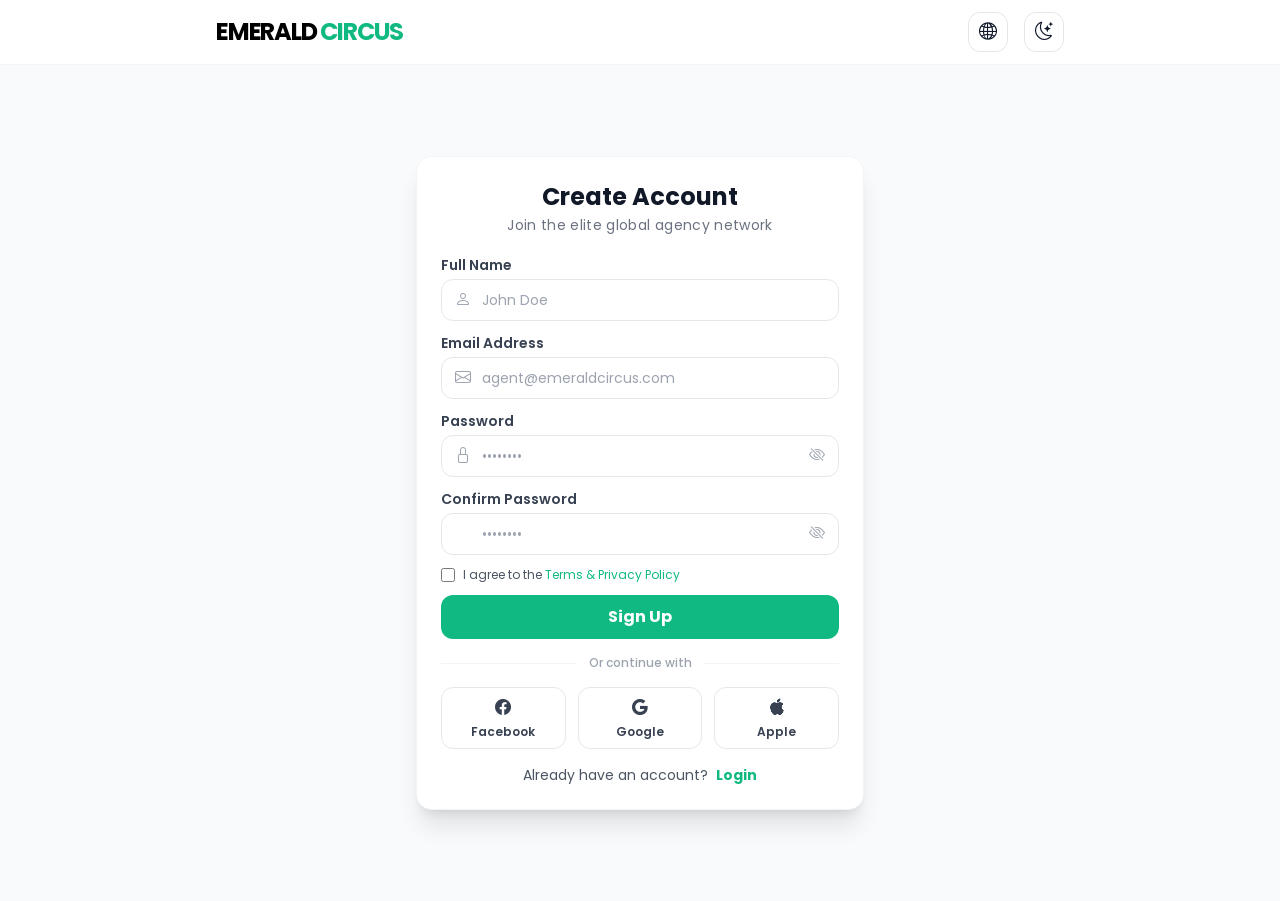
<file: circus/sign.html>
<!DOCTYPE html>
<html lang="en" dir="ltr">

<head>
  <meta charset="UTF-8">
  <meta name="viewport" content="width=device-width, initial-scale=1.0">
  <title>Sign Up - Emerald Circus</title>
  <link rel="icon" href="images/logo.jpeg">
  <link href="https://fonts.googleapis.com/css2?family=Poppins:wght@300;400;500;600;700&display=swap" rel="stylesheet">
  <script src="tailwind.js"></script>
  <link rel="stylesheet" href="https://cdn.jsdelivr.net/npm/bootstrap-icons@1.11.3/font/bootstrap-icons.min.css">

  <style>
    :root {
      --home-bg: #F8FAFC;
      /* Slate-50 */
      --text-color: #0F172A;
      /* Slate-900 */
    }

    [data-theme="dark"] {
      --home-bg: #0F172A;
      /* Deep Slate-900 */
      --text-color: #F8FAFC;
    }

    [data-theme="dark"] .card {
      background-color: #1E293B;
      border: 1px solid rgba(255, 255, 255, 0.1);
    }

    [data-theme="dark"] .card1 {
      background-color: #0F172A;
    }

    [data-theme="dark"] .title {
      color: white !important;
    }

    [data-theme="dark"] .border,
    [data-theme="dark"] .border-gray-200,
    [data-theme="dark"] .border-gray-100 {
      border-color: rgba(255, 255, 255, 0.1) !important;
    }

    /* Dark mode input styling */
    [data-theme="dark"] input {
      background-color: #1E293B;
      border: 1px solid rgba(255, 255, 255, 0.1);
      color: white;
    }

    [data-theme="dark"] input::placeholder {
      color: #94A3B8;
    }

    body {
      background: var(--home-bg);
      color: var(--text-color);
      transition: background-color 0.4s, color 0.4s;
    }
  </style>
</head>

<body class="font-sans text-sm sm:text-base">

  <nav class="card w-full bg-white shadow-sm transition-colors duration-300 border-b border-gray-100">
    <div class="max-w-4xl mx-auto px-4 sm:px-6 flex items-center justify-between h-16">
      <h1 class="text-xl sm:text-2xl tracking-tighter">
        <a href="index.html" class="font-bold uppercase">
          <span class="title text-black">EMERALD</span> <span class="text-[#10B981]">CIRCUS</span>
        </a>
      </h1>
      <div class="flex gap-3 sm:gap-4 text-xl">
        <button id="rtlToggle"
          class="title w-9 h-9 sm:w-10 sm:h-10 flex items-center justify-center rounded-xl border border-gray-200 hover:border-[#10B981] hover:text-[#10B981] font-bold transition-all">
          <i class="bi bi-globe2 text-base sm:text-lg"></i>
        </button>
        <button id="theme-toggle"
          class="title w-9 h-9 sm:w-10 sm:h-10 flex items-center justify-center rounded-xl border border-gray-200 hover:border-[#10B981] hover:text-[#10B981] transition-all">
          <i class="bi bi-moon-stars text-base sm:text-lg"></i>
        </button>
      </div>
    </div>
  </nav>

  <div class="card1 min-h-[calc(100vh-64px)] bg-gray-50 flex justify-center items-center p-3 sm:p-4">

    <div
      class="w-full max-w-md bg-white rounded-2xl shadow-xl overflow-hidden flex flex-col items-stretch border border-gray-100">

      <div class="card flex-1 w-full p-5 sm:p-6 flex flex-col justify-center bg-white relative">

        <div class="w-full">

          <div class="text-center mb-4 sm:mb-5">
            <h2 class="title text-xl sm:text-2xl font-bold text-gray-900 mb-0.5">
              Create Account
            </h2>
            <p class="text-gray-500 text-xs sm:text-sm tracking-wide">Join the elite global agency network</p>
          </div>

          <form class="space-y-3">

            <div>
              <label class="title block text-xs sm:text-sm font-semibold text-gray-700 mb-1">Full Name</label>
              <div class="relative">
                <span class="absolute left-3.5 top-1/2 -translate-y-1/2 text-gray-400">
                  <i class="bi bi-person"></i>
                </span>
                <input type="text" placeholder="John Doe"
                  class="w-full py-2.5 px-3 pl-10 rounded-xl border border-gray-200 focus:ring-2 focus:ring-[#10B981]/20 focus:border-[#10B981] outline-none transition text-sm"
                  required>
              </div>
            </div>

            <div>
              <label class="title block text-xs sm:text-sm font-semibold text-gray-700 mb-1">Email Address</label>
              <div class="relative">
                <span class="absolute left-3.5 top-1/2 -translate-y-1/2 text-gray-400">
                  <i class="bi bi-envelope"></i>
                </span>
                <input type="email" placeholder="agent@emeraldcircus.com"
                  class="w-full py-2.5 px-3 pl-10 rounded-xl border border-gray-200 focus:ring-2 focus:ring-[#10B981]/20 focus:border-[#10B981] outline-none transition text-sm"
                  required>
              </div>
            </div>

            <div>
              <label class="title block text-xs sm:text-sm font-semibold text-gray-700 mb-1">Password</label>
              <div class="relative w-full">
                <span class="absolute left-3.5 top-1/2 -translate-y-1/2 text-gray-400">
                  <i class="bi bi-lock"></i>
                </span>
                <input type="password" id="signupPassword" placeholder="••••••••"
                  class="w-full py-2.5 px-3 pl-10 pr-10 rounded-xl border border-gray-200 focus:ring-2 focus:ring-[#10B981]/20 focus:border-[#10B981] outline-none transition text-sm"
                  required>
                <button type="button" onclick="togglePassword('signupPassword', this)"
                  class="absolute right-3.5 top-1/2 -translate-y-1/2 text-gray-400 hover:text-[#10B981] focus:outline-none transition-colors">
                  <i class="bi bi-eye-slash"></i>
                </button>
              </div>
            </div>

            <div>
              <label class="title block text-xs sm:text-sm font-semibold text-gray-700 mb-1">Confirm Password</label>
              <div class="relative w-full">
                <span class="absolute left-3.5 top-1/2 -translate-y-1/2 text-gray-400">
                  <i class="bi bi-lock-check"></i>
                </span>
                <input type="password" id="confirmPassword" placeholder="••••••••"
                  class="w-full py-2.5 px-3 pl-10 pr-10 rounded-xl border border-gray-200 focus:ring-2 focus:ring-[#10B981]/20 focus:border-[#10B981] outline-none transition text-sm"
                  required>
                <button type="button" onclick="togglePassword('confirmPassword', this)"
                  class="absolute right-3.5 top-1/2 -translate-y-1/2 text-gray-400 hover:text-[#10B981] focus:outline-none transition-colors">
                  <i class="bi bi-eye-slash"></i>
                </button>
              </div>
            </div>

            <div class="flex items-center text-xs mt-1.5">
              <input type="checkbox" id="terms" class="accent-[#10B981] w-3.5 h-3.5 cursor-pointer" required>
              <label for="terms" class="title cursor-pointer text-gray-600 ml-2">
                I agree to the <a href="#" class="text-[#10B981] hover:underline decoration-2 underline-offset-2">Terms
                  & Privacy Policy</a>
              </label>
            </div>

            <button
              class="w-full bg-[#10B981] text-white py-2.5 rounded-xl font-bold transition duration-300 hover:bg-[#0D9668] mt-3 text-sm sm:text-base">
              Sign Up
            </button>
          </form>

          <div class="my-4 flex items-center">
            <hr class="flex-grow border-gray-100 dark:border-gray-600">
            <span class="px-3 text-gray-400 text-xs font-medium">Or continue with</span>
            <hr class="flex-grow border-gray-100 dark:border-gray-600">
          </div>

          <div class="grid grid-cols-3 gap-2 sm:gap-3">
            <button type="button"
              class="flex flex-col items-center justify-center gap-1 py-2 border border-gray-200 dark:border-gray-600 rounded-xl hover:border-[#10B981] hover:text-[#10B981] transition duration-300 title group text-[10px] sm:text-xs font-semibold text-gray-700">
              <i class="bi bi-facebook text-base group-hover:text-[#10B981] transition-colors"></i>
              <span>Facebook</span>
            </button>
            <button type="button"
              class="flex flex-col items-center justify-center gap-1 py-2 border border-gray-200 dark:border-gray-600 rounded-xl hover:border-[#10B981] hover:text-[#10B981] transition duration-300 title group text-[10px] sm:text-xs font-semibold text-gray-700">
              <i class="bi bi-google text-base group-hover:text-[#10B981] transition-colors"></i>
              <span>Google</span>
            </button>
            <button type="button"
              class="flex flex-col items-center justify-center gap-1 py-2 border border-gray-200 dark:border-gray-600 rounded-xl hover:border-[#10B981] hover:text-[#10B981] transition duration-300 title group text-[10px] sm:text-xs font-semibold text-gray-700">
              <i class="bi bi-apple text-base group-hover:text-[#10B981] transition-colors"></i>
              <span>Apple</span>
            </button>
          </div>

          <p class="title mt-4 text-center text-xs sm:text-sm text-gray-600">
            Already have an account?
            <a href="login.html" class="text-[#10B981] font-bold hover:underline decoration-2 underline-offset-2 ml-1">
              Login
            </a>
          </p>

        </div>
      </div>

    </div>
  </div>

  <script>
    // RTL Toggle
    const rtlToggle = document.getElementById('rtlToggle');
    rtlToggle.onclick = () => {
      document.documentElement.dir =
        document.documentElement.dir === "rtl" ? "ltr" : "rtl";
    }

    // Theme Toggle
    const btn = document.getElementById("theme-toggle");
    const saved = localStorage.getItem("theme");

    if (saved) {
      document.documentElement.dataset.theme = saved;
      btn.innerHTML = saved === "dark"
        ? '<i class="bi bi-sun-fill text-base sm:text-lg"></i>'
        : '<i class="bi bi-moon-stars text-base sm:text-lg"></i>';
    }

    btn.onclick = () => {
      let theme = document.documentElement.dataset.theme === "dark" ? "light" : "dark";
      document.documentElement.dataset.theme = theme;
      localStorage.setItem("theme", theme);
      btn.innerHTML = theme === "dark"
        ? '<i class="bi bi-sun-fill text-base sm:text-lg"></i>'
        : '<i class="bi bi-moon-stars text-base sm:text-lg"></i>';
    }

    tailwind.config = {
      theme: {
        extend: {
          fontFamily: {
            sans: ['Poppins', 'ui-sans-serif', 'system-ui'],
          },
        },
      },
    }

    // Toggle Password Visibility
    function togglePassword(inputId, btn) {
      const input = document.getElementById(inputId);
      const icon = btn.querySelector('i');
      if (input.type === 'password') {
        input.type = 'text';
        icon.classList.remove('bi-eye-slash');
        icon.classList.add('bi-eye');
      } else {
        input.type = 'password';
        icon.classList.remove('bi-eye');
        icon.classList.add('bi-eye-slash');
      }
    }
  </script>

</body>

</html>
</file>
<file: circus/navbar.css>
html,
body {
  max-width: 100% !important;
  overflow-x: hidden !important;
  margin: 0;
  padding: 0;
}

.mobile-toggle {
  display: none;
}

.nav-active {
  color: #10B981 !important;
  font-weight: 700;
  position: relative;
}

[data-theme="dark"] .text-black {
  color: white !important;
}

[data-theme="dark"] .border-gray-200,
[data-theme="dark"] .border-gray-100,
[data-theme="dark"] .border,
[data-theme="dark"] .border-white {
  border-color: rgba(255, 255, 255, 0.1) !important;
}

.nav-active::after {
  content: "";
  position: absolute;
  left: 0;
  bottom: -4px;
  width: 100%;
  height: 2px;
  background-color: #10B981;
  border-radius: 2px;
  transition: all 0.3s ease;
}

[dir="rtl"] #profileMenu {
  margin-right: -20px;
}

.home-active {
  font-weight: 700 !important;
  position: relative;
}

#navLinks .group ul a.nav-active::after,
#mobileHomeDropdownMenu a.nav-active::after,
#mainNavbar h1 a.nav-active::after,
#mobileHomeDropdownBtn.nav-active::after,
#navLinks .group > a.nav-active::after {
  display: none !important;
}

[data-theme="dark"] #navLinks .group ul,
[data-theme="dark"] #mobileHomeDropdownMenu,
[data-theme="dark"] #profileMenu {
  background-color: #1a1a1a !important;
  border: 1px solid rgba(255, 255, 255, 0.1) !important;
}

[data-theme="dark"] #navLinks .group ul a:hover,
[data-theme="dark"] #profileMenu a:hover,
[data-theme="dark"] #mobileMenu a:hover {
  background-color: #333 !important;
  color: #10B981 !important;
}

[data-theme="dark"] #mainNavbar,
[data-theme="dark"] #mobileMenu,
[data-theme="dark"] #mobileMenu .bg-gray-50 {
  background-color: #1a1a1a !important;
  border-bottom: 1px solid rgba(255, 255, 255, 0.05) !important;
}

@media (max-width: 1441px) {
  [dir="rtl"] #profileMenu {
    margin-right: -120px;
  }
}

@media (max-width: 1281px) {
  [dir="rtl"] #profileMenu {
    margin-right: -150px !important;
  }
}

@media (max-width: 1280px) {
  #navLinks {
    gap: 12px;
  }

  #navLinks a {
    font-size: 9px;
    letter-spacing: 0.05em;
  }

  #rightButtons {
    gap: 0.4rem;
  }

  #rightButtons a {
    padding-left: 0.75rem;
    padding-right: 0.75rem;
    font-size: 9px;
  }

  #mainNavbar h1 {
    font-size: 1.25rem;
  }
}

@media (max-width: 1023px) {
  #centerLinksWrapper {
    display: none !important;
  }

  #rightButtons {
    display: none !important;
  }

  #rightButtons .text-xl,
  #rightButtons .text-2xl {
    font-size: 1.25rem;
  }
}

@media (min-width: 1024px) {
  #hamburgerBtn {
    display: none !important;
  }

  #mobileMenuOverlay,
  #mobileMenu {
    display: none !important;
  }
}

.mobile-menu-open {
  overflow: hidden;
}

#mobileMenu.active {
  transform: translateX(0);
}

#mobileMenuOverlay.active {
  display: block !important;
}

/* Animation for mobile dropdown */
#mobileDropdownMenu {
  transition: max-height 0.3s ease-out;
}

#mobileDropdownMenu.show {
  display: block !important;
  animation: slideDown 0.3s ease-out;
}

[dir="rtl"] #mobileProfileMenu {
  margin-right: -120px;
}

#hamburgerBtn i {
  color: #10B981;
}

@keyframes slideDown {
  from {
    opacity: 0;
    transform: translateY(-10px);
  }

  to {
    opacity: 1;
    transform: translateY(0);
  }
}

@media (min-width: 1024px) {
  #centerLinksWrapper {
    display: flex !important;
  }

  .lg\:flex {
    display: flex !important;
  }
}

@media (max-width:821px) {
  .nav-active::after {
    display: none;
    font-weight: 900;
  }
}

@media (max-width:426px) {

  #theme-toggle i {
    font-size: 15px;
  }

  #hamburgerBtn i {
    font-size: 20px;
    color: #10B981;
  }

  #closeMenuBtn {
    font-size: 20px;
  }

  #rightButtons {
    gap: 1rem;
  }

  [dir="rtl"] #mobileProfileMenu {
    margin-right: -110px;
  }
}

[data-theme="dark"] #homeDropdownMenu a,
[data-theme="dark"] #dashboardDropdownMenu a,
[data-theme="dark"] #profileMenu a,
[data-theme="dark"] #mainNavbar i,
[data-theme="dark"] #mainNavbar button,
[data-theme="dark"] #mobileMenu i,
[data-theme="dark"] #mobileMenu button,
[data-theme="dark"] #mobileMenu button i,
[data-theme="dark"] #mobileMenu ul {
  color: white !important;
}

[data-theme="dark"] #mainNavbar .bg-white {
  background-color: transparent !important;
  color: white !important;
}

[data-theme="dark"] #mobileMenu .bg-white,
[data-theme="dark"] #mobileMenu .bg-gray-50 {
  background-color: #1a1a1a !important;
  border: 1px solid rgba(255, 255, 255, 0.1) !important;
}

[data-theme="dark"] .border-gray-200,
[data-theme="dark"] .border-gray-100 {
  border-color: rgba(255, 255, 255, 0.1) !important;
}

[data-theme="dark"] button,
[data-theme="dark"] .btn {
  border-color: rgba(255, 255, 255, 0.2) !important;
}

/* h1{
  color:#10B981;
color:#FFD60A;
}  */
</file>
<file: circus/footer.css>
[data-theme="dark"] footer {
  background-color: #000000 !important;
  border-top: 1px solid rgba(255, 255, 255, 0.05) !important;
}
</file>
